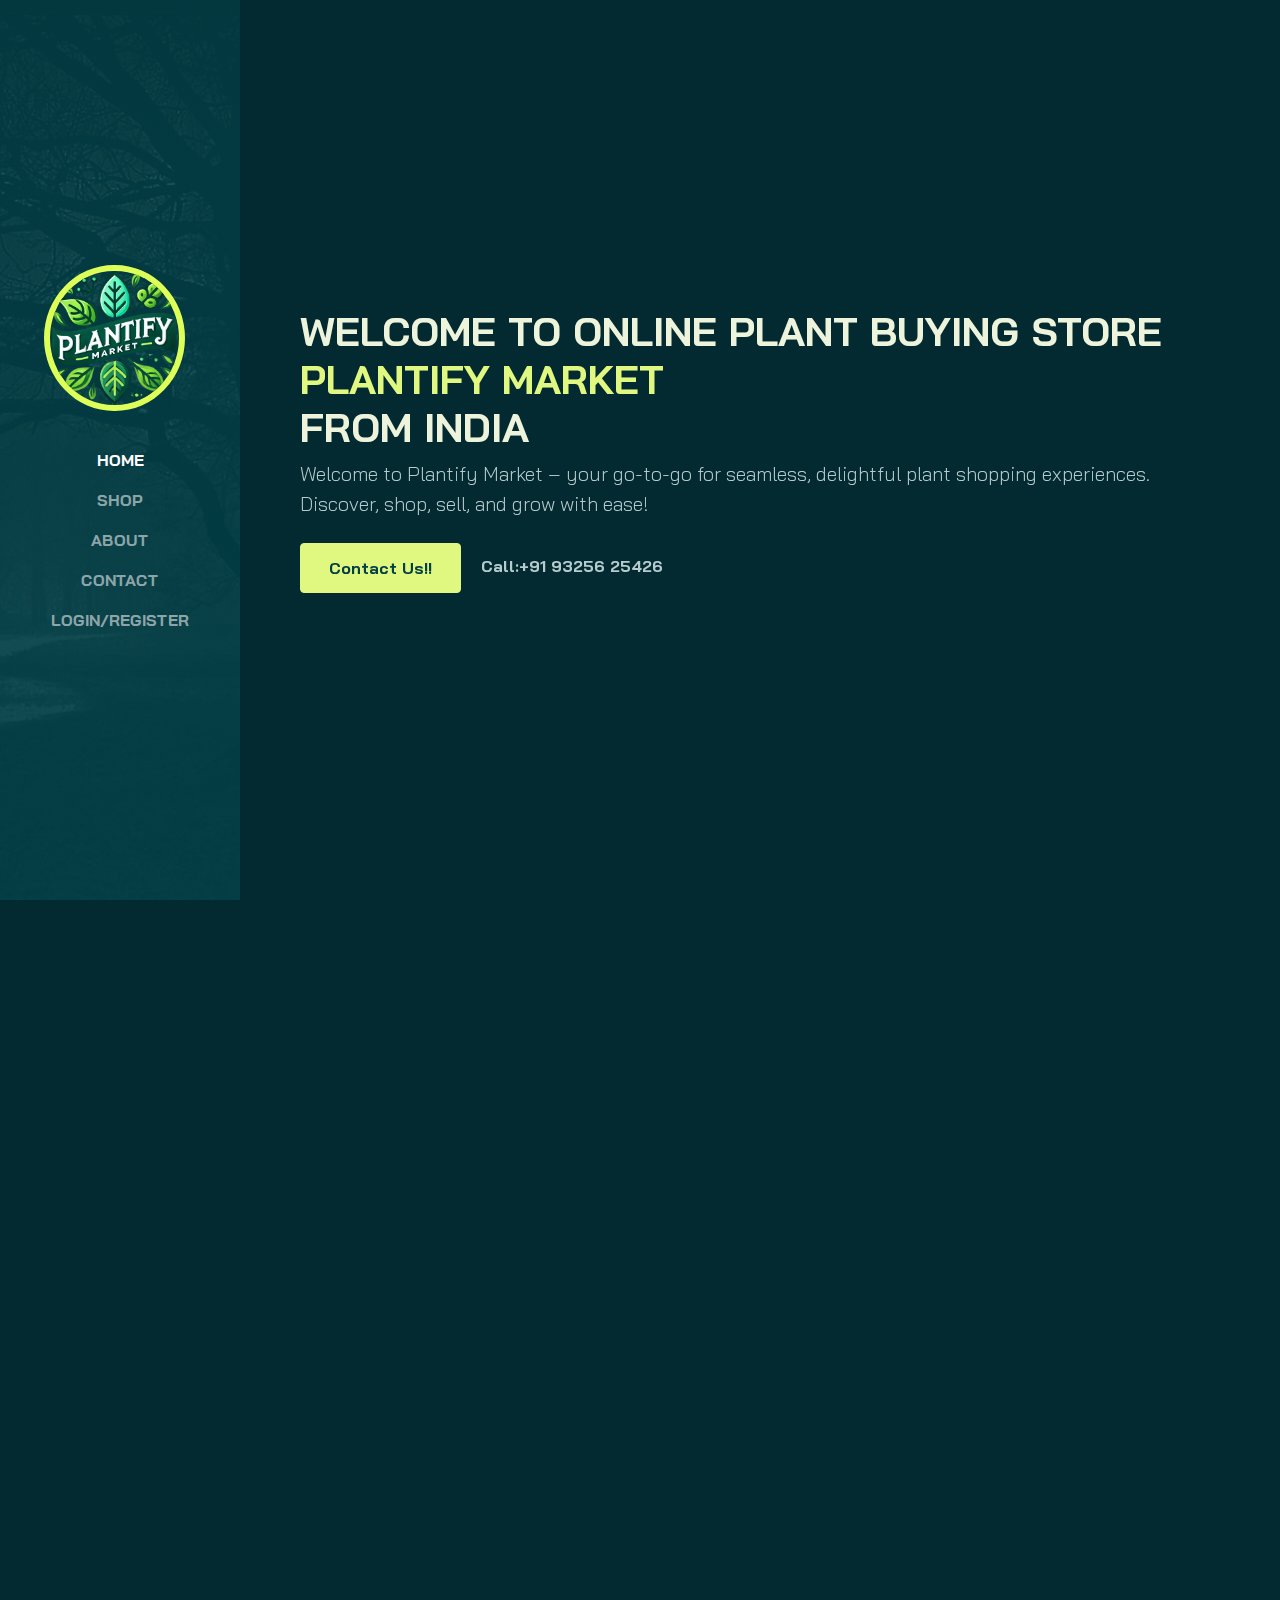
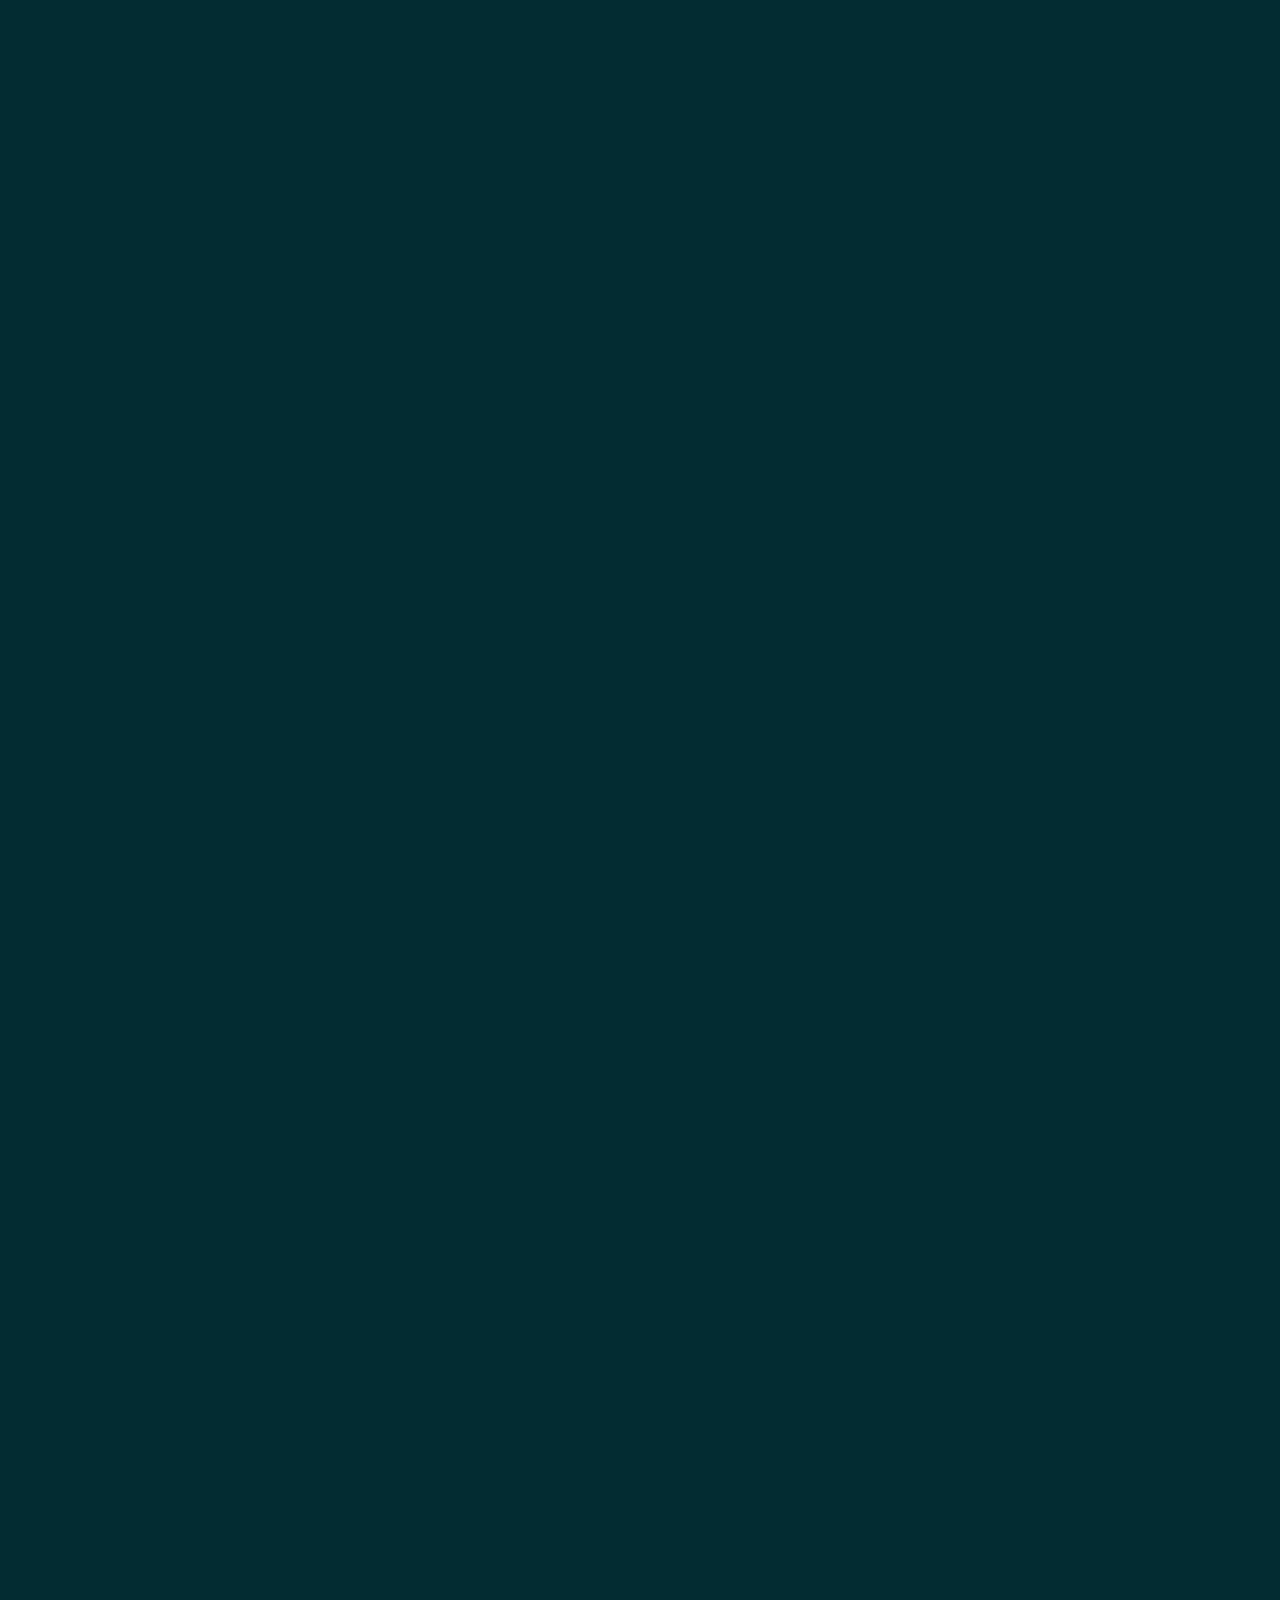
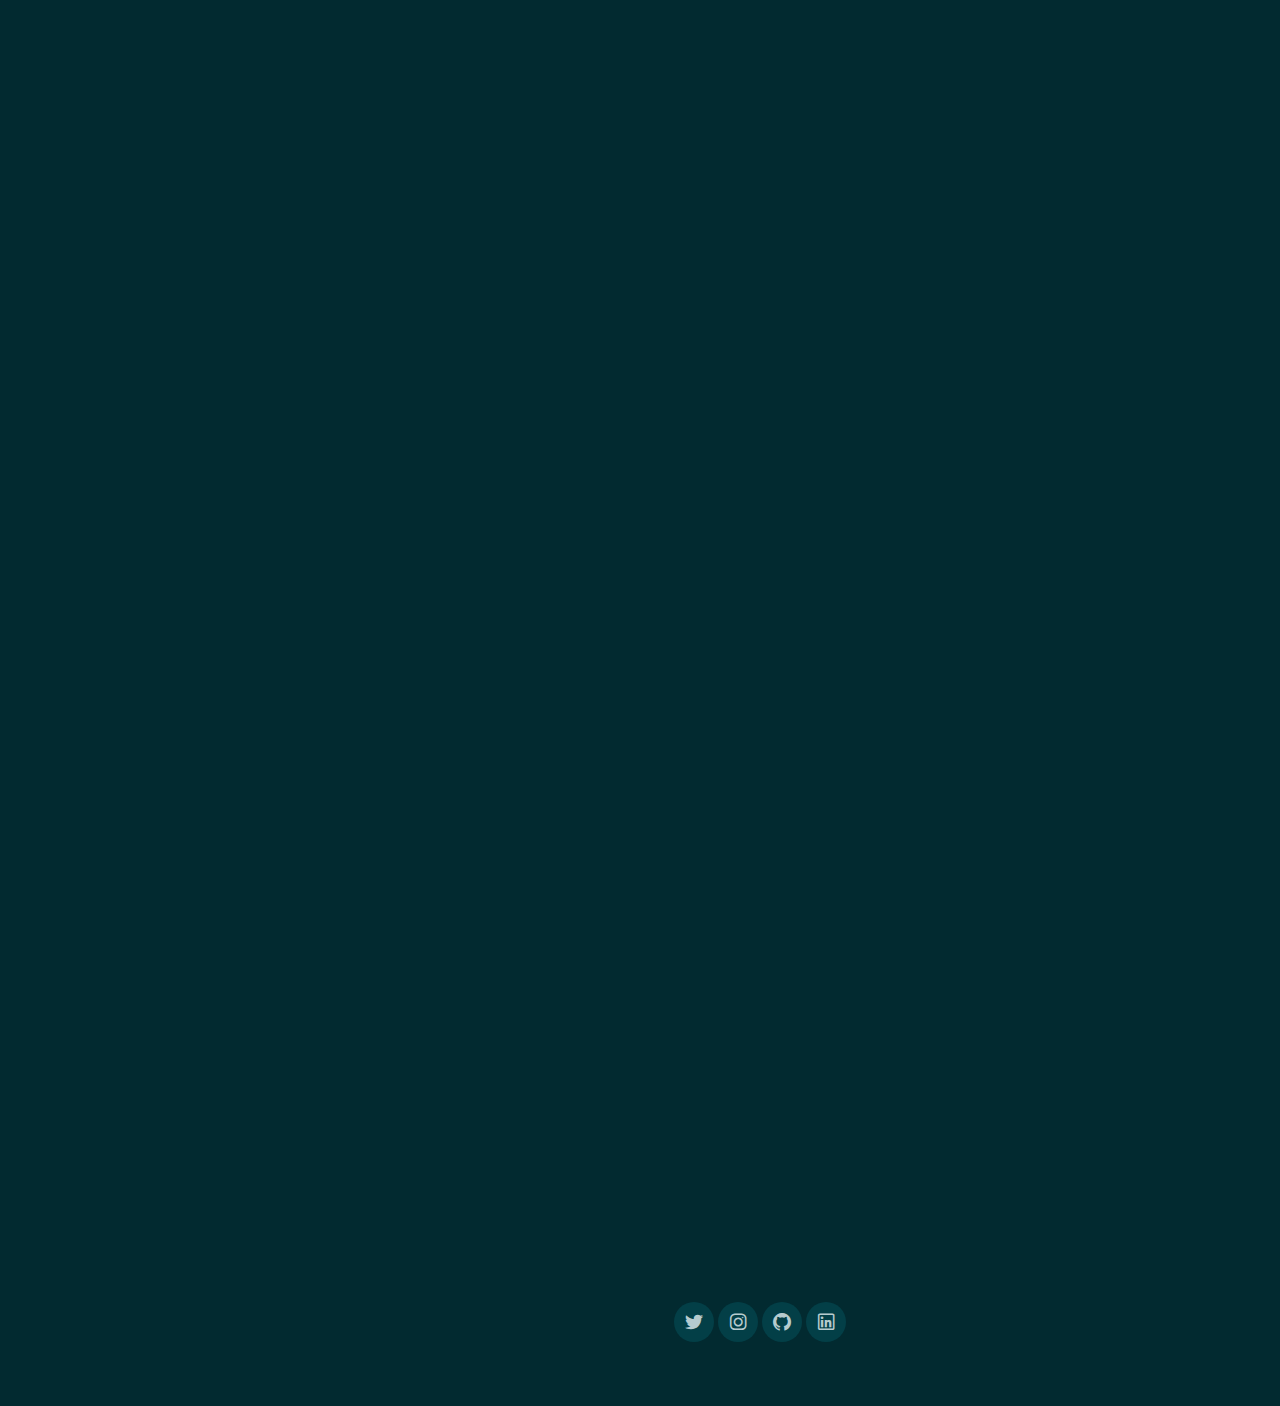
<file: index.html>
<!DOCTYPE html>
<html lang="en">

<head>

    <meta charset="UTF-8">
    <meta name="viewport" content="width=device-width, initial-scale=1.0">

    <!-- Animation Link -->
    <link href="https://unpkg.com/aos@2.3.1/dist/aos.css" rel="stylesheet">

    <title>Plantify Market</title>

    <!-- All Links -->
    <link rel="stylesheet" href="./assets/css/bootstrap.min.css">
    <link rel="stylesheet" href="./assets/css/aos.css">
    <link rel="stylesheet" href="./assets/css/line-awesome.min.css">
    <link rel="stylesheet" href="./assets/css/style.css">

</head>

<body data-bs-spy="scroll" data-bs-target=".navbar">

    <!--Nav Bar-->

    <nav class="navbar navbar-expand-lg navbar-dark fixed-top">
        <div class="container flex-lg-column">
            <a class="navbar-brand mx-lg-auto mb-lg-4" href="#">
                <Span class="h3 fw-bold d-block d-lg-none">Plantify Market</Span>
                <img src="./assets/images/LOGO 2.png" class="d-none d-lg-block rounded-circle">
            </a>
            <button class="navbar-toggler" type="button" data-bs-toggle="collapse" data-bs-target="#navbarNav"
                aria-controls="navbarNav" aria-expanded="false" aria-label="Toggle navigation">
                <span class="navbar-toggler-icon"></span>
            </button>
            <div class="collapse navbar-collapse" id="navbarNav">
                <ul class="navbar-nav ms-auto flex-lg-column text-lg-center">

                    <li class="nav-item">
                        <a class="nav-link" href="#home">Home</a>
                    </li>
                    <li class="nav-item">
                        <a class="nav-link" href="#shop">Shop</a>
                    </li>
                    <li class="nav-item">
                        <a class="nav-link" href="#about">About</a>
                    </li>
                    <li class="nav-item">
                        <a class="nav-link" href="#contact">Contact</a>
                    </li>
                    <li class="dropdown">
                        <a class="nav-link" href="#login">Login/Register</a>
                        <div class="dropdown-content">
                            <a href="./user-login.html">User Login</a>
                            <a href="./seller-login.html">Seller Login</a>
                        </div>
                    </li>
                </ul>
            </div>
        </div>
    </nav>

    <!--//Nav Bar-->


    <!--Content Wrapper-->

    <div id="content-wrapper">

        <!--HOME-->

        <section id="home" class="full-height px-lg-5">
            <div class="container">
                <div class="row">
                    <div class="col-lg--8">
                        <h1 class="disply-4 fw-bold" data-aos="fade-up" data-aos-duration="700">WELCOME TO ONLINE PLANT
                            BUYING STORE <span class="text-brand">PLANTIFY MARKET
                            </span> <br>FROM INDIA
                        </h1>
                        <p class="lead mt-2 mb-4" data-aos="fade-up" data-aos-duration="700" data-aos-delay="300">
                            Welcome to Plantify Market – your go-to-go for seamless, delightful plant shopping
                            experiences. Discover, shop, sell, and grow with ease!</p>
                        <div data-aos="fade-up" data-aos-duration="700" data-aos-delay="600">
                            <a href="#contact" class="btn btn-brand me-3"> Contact Us!! </a>
                            <a href="#" class="link-custom">Call:+91 93256 25426</a>
                        </div>
                    </div>
                </div>
            </div>
        </section>

        <!--//HOME-->


        <!--SHOP-->

        <section id="shop" class="full-height px-lg-5">
            <div class="container">

                <div class="row pb-4" data-aos="fade-up" data-aos-duration="700">
                    <div class="col-lg-8">
                        <h6 class="text-brand">SHOP</h6>
                        <h1>New Plants Near You</h1>
                    </div>
                </div>

                <div class="row gy-4 mb-5">

                    <div class="col-md-6" data-aos="fade-up" data-aos-duration="700">
                        <div class="card-custom rounded-3 bg-base shadow-effect">
                            <div class="card-custom-image rounded-3">
                                <img class="rounded-3" src="./assets/images/plant1.jpg" alt="">
                            </div>
                            <div class="card-custom-content p-4">
                                <h4>Mother In Law Tongue Plant</h4>
                                <p>This is a picture of a Mother In Law Tongue plant and it does not require much care.
                                    Will do best in very bright light, even some morning sun.
                                    Mother-In-Law house plant care.</p>
                                <a href="#" class="link-custom">Buy Now</a>
                            </div>
                        </div>
                    </div>

                    <div class="col-md-6" data-aos="fade-up" data-aos-duration="700" data-aos-delay="300">
                        <div class="card-custom rounded-3 bg-base shadow-effect">
                            <div class="card-custom-image rounded-3">
                                <img class="rounded-3" src="./assets/images/plant3.jpg" alt="">
                            </div>
                            <div class="card-custom-content p-4">
                                <h4>Dracaena Marginata Plant </h4>
                                <p>Picture of Dracaena Marginata plant, a graceful house plant
                                    that will do well in medium to bright indirect light.
                                    A nice plant once established and free of any problems.</p>
                                <a href="#" class="link-custom">Buy Now</a>
                            </div>
                        </div>
                    </div>
                </div>



                <div class="row gy-4 mb-5">

                    <div class="col-md-6" data-aos="fade-up" data-aos-duration="700">
                        <div class="card-custom rounded-3 bg-base shadow-effect">
                            <div class="card-custom-image rounded-3">
                                <img class="rounded-3" src="./assets/images/plant5.jpg" alt="">
                            </div>
                            <div class="card-custom-content p-4">
                                <h4>Peace Lily Plant</h4>
                                <p>Peace Lily is an easy house
                                    plant to grow but will wilt quickly if let to dry too much.
                                    Will produce white spathes if light is adequate</p>
                                <a href="#" class="link-custom">Buy Now</a>
                            </div>
                        </div>
                    </div>

                    <div class="col-md-6" data-aos="fade-up" data-aos-duration="700" data-aos-delay="300">
                        <div class="card-custom rounded-3 bg-base shadow-effect">
                            <div class="card-custom-image rounded-3">
                                <img class="rounded-3" src="./assets/images/plant6.jpg" alt="">
                            </div>
                            <div class="card-custom-content p-4">
                                <h4>Golden Pothos Plant </h4>
                                <p>A popular house plant,
                                    it will trail over the edge of the pot or climb a trellis or pole.
                                    Medium to bright light is best. Easy care house plant</p>
                                <a href="#" class="link-custom">Buy Now</a>
                            </div>
                        </div>
                    </div>
                </div>

                <div class="row gy-4 mb-5">

                    <div class="col-md-6" data-aos="fade-up" data-aos-duration="700">
                        <div class="card-custom rounded-3 bg-base shadow-effect">
                            <div class="card-custom-image rounded-3">
                                <img class="rounded-3" src="./assets/images/plant7.jpg" alt="">
                            </div>
                            <div class="card-custom-content p-4">
                                <h4>Nephthytis Plant</h4>
                                <p>Nephthytis is an easy houseplant to care for and grow.
                                    Will do best with bright, indirect light. Will tolerate
                                    lower light levels.</p>
                                <a href="#" class="link-custom">Buy Now</a>
                            </div>
                        </div>
                    </div>

                    <div class="col-md-6" data-aos="fade-up" data-aos-duration="700" data-aos-delay="300">
                        <div class="card-custom rounded-3 bg-base shadow-effect">
                            <div class="card-custom-image rounded-3">
                                <img class="rounded-3" src="./assets/images/plant8.jpg" alt="">
                            </div>
                            <div class="card-custom-content p-4">
                                <h4>Birds Nest Fern Plant </h4>
                                <p>This is a Birds Nest Fern. The leaflets that fall from many
                                    other ferns, creating quite a mess, are not present on Birds
                                    Nest Fern</p>
                                <a href="#" class="link-custom">Buy Now</a>
                            </div>
                        </div>
                    </div>
                </div>
            </div>

        </section>

        <!--//SHOP-->


        <!--ABOUT-->

        <section id="about" class="full-height px-lg-5">
            <div class="container">

                <div class="row pb-4" data-aos="fade-up" data-aos-duration="700">
                    <div class="col-lg-8">
                        <h6 class="text-brand">ABOUT</h6>
                        <h1>Plantify Market</h1>
                    </div>
                </div>

                <div class="row gy-5">
                    <div class="col-lg-6">

                        <h3 class="mb-4" data-aos="fade-up" data-aos-duration="700" data-aos-delay="300"> Explore and Shop</h3>
                        <div class="row gy-4">

                            <div class="col-12" data-aos="fade-up" data-aos-duration="700" data-aos-delay="600">
                                <div class="bg-base p-4 rounded-3 shadow-effect">
                                    <h5>Wide Plant Selection</h5>
                                    <p class="text-brand mb-2">"Discover a diverse range of plants, from popular 
                                        houseplants to rare and exotic species. There’s something for every plant lover!"</p>
                                </div>
                            </div>

                            <div class="col-12" data-aos="fade-up" data-aos-duration="700" data-aos-delay="600">
                                <div class="bg-base p-4 rounded-3 shadow-effect">
                                    <h5>Trusted Sellers</h5>
                                    <p class="text-brand mb-2">"Connect with passionate and verified plant sellers
                                         who offer high-quality plants and expert care tips to help your plants thrive."</p>
                                </div>
                            </div>

                        </div>

                    </div>

                    <div class="col-lg-6">
                        <h3 class="mb-4" data-aos="fade-up" data-aos-duration="700" data-aos-delay="300">Grow and Connect</h3>
                        <div class="row gy-4">

                            <div class="col-12 mb-4" data-aos="fade-up" data-aos-duration="700" data-aos-delay="600">
                                <div class="bg-base p-4 rounded-3 shadow-effect">
                                    <h5>Buy & Sell with Ease</h5>
                                    <p class="text-brand mb-2">"Whether you’re looking to buy or sell, our easy-to-use 
                                        platform ensures a smooth and secure experience for both plant enthusiasts and sellers."</p>
                                </div>
                            </div>
                        </div>

                        <div class="col-12" data-aos="fade-up" data-aos-duration="700" data-aos-delay="600">
                            <div class="bg-base p-4 rounded-3 shadow-effect">
                                <h5>Community of Green Thumbs</h5>
                                <p class="text-brand mb-2">"Join a growing community of plant lovers where 
                                    you can share your experiences, learn from others, and grow your love for plants."</p>
                            </div>
                        </div>
                    </div>

                </div>

            </div>
        </section>

        <!--//ABOUT-->

        
        <!--CONTACT-->

        <section id="contact" class="full-height px-lg-5">
            <div class="container">

                <div class="row justify-content-center text-center">
                    <div class="col-lg-8 pb-4" data-aos="fade-up" data-aos-duration="700">
                        <h6 class="text-brand">CONTACT</h6>
                        <h1>Having Problem With Website?</h1>
                    </div>

                    <div class="col-lg-8" data-aos="fade-up" data-aos-duration="700" data-aos-delay="300">
                        <form action="#" class="row g-lg-3 gy-3">

                            <div class="form-group col-md-6">
                                <input type="text" class="form-control" placeholder="Enter Your Name">
                            </div>

                            <div class="form-group col-md-6">
                                <input type="email" class="form-control" placeholder="Enter Your Email">
                            </div>

                            <div class="form-group col-12">
                                <input type="text" class="form-control" placeholder="Enter Subject">
                            </div>

                            <div class="form-group col-12">
                                <textarea name="" rows="4" class="form-control"
                                    placeholder="Enter Your Message"></textarea>
                            </div>

                            <div class="form-group col-12 d-grid">
                                <button class="btn btn-brand" type="submit">Contact me</button>
                            </div>

                        </form>
                    </div>

                </div>

            </div>
        </section>

        <!--//CONTACT-->


        <!-- FOOTER -->

        <footer class="py-5 px-lg-5">
            <div class="container">
                <div class="row gy-4 justify-content-center">
                    <div class="col-auto">
                        <p class="social-icons">
                            <a href=""><i class="lab la-twitter"></i></a>
                            <a href=""><i class="lab la-instagram"></i></a>
                            <a href=""><i class="lab la-github"></i></a>
                            <a href=""><i class="lab la-linkedin"></i></a>
                    </div>
                </div>
            </div>

        </footer>

        <!-- //FOOTER -->

    </div>

    <!--//Content Wrapper-->



    <script src="./assets/js/main.js"></script>
    <script src="./assets/js/bootstrap.bundle.min.js"></script>
    <script src="./assets/js/aos.js"></script>

    <script src="https://unpkg.com/aos@2.3.1/dist/aos.js"></script>


    <script>
        AOS.init();
    </script>

</body>

</html>
</file>
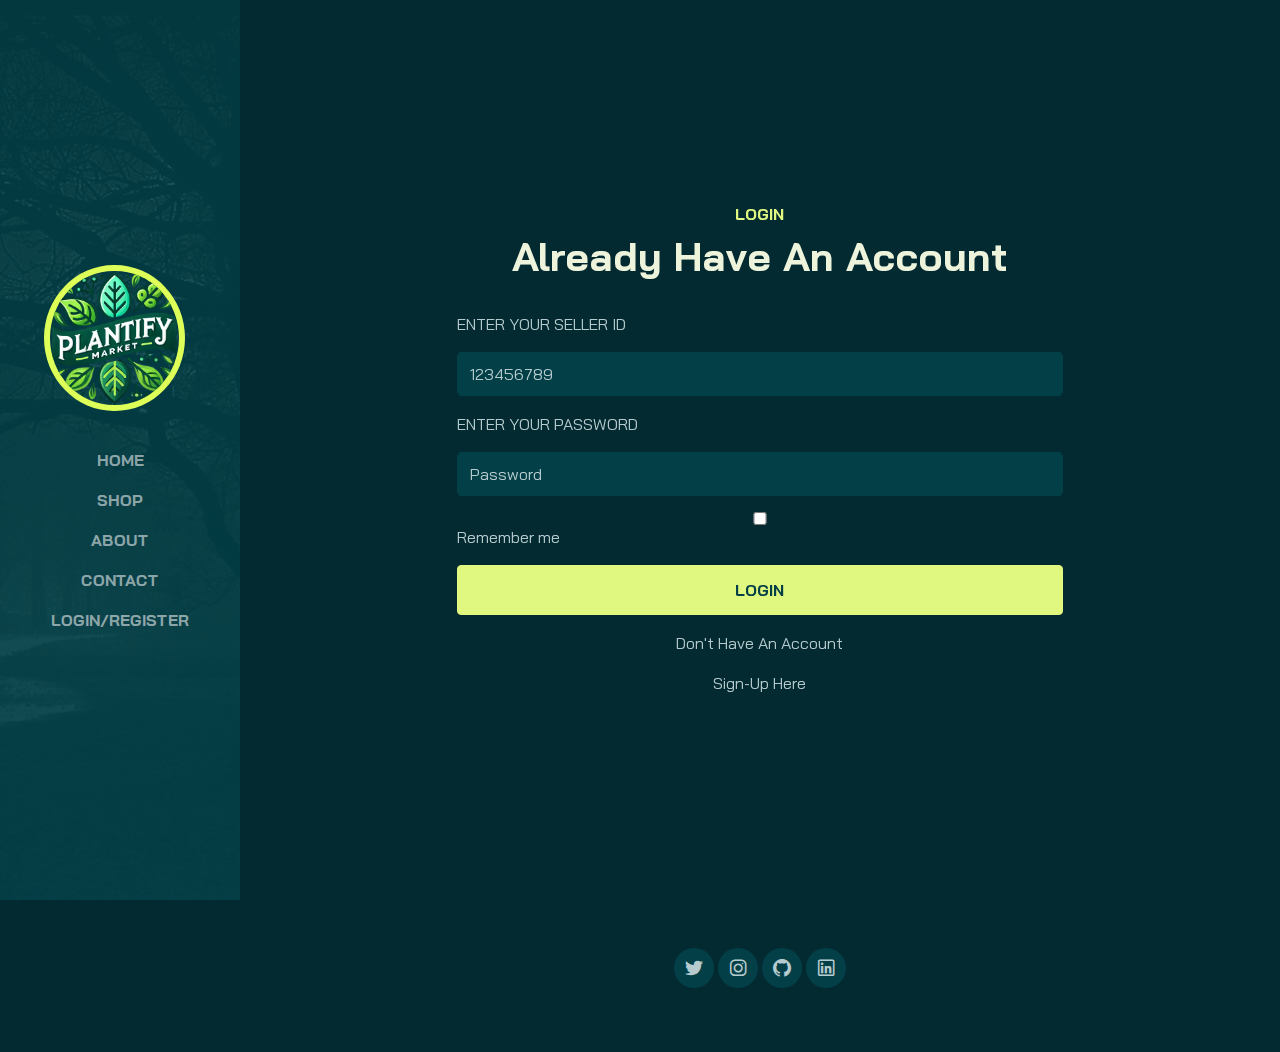
<file: seller-login.html>
<!DOCTYPE html>
<html lang="en">

<head>

    <meta charset="UTF-8">
    <meta name="viewport" content="width=device-width, initial-scale=1.0">

    <!-- Animation Link -->
    <link href="https://unpkg.com/aos@2.3.1/dist/aos.css" rel="stylesheet">

    <title>User Login Plantify Market</title>

    <!-- All Links -->
    <link rel="stylesheet" href="./assets/css/bootstrap.min.css">
    <link rel="stylesheet" href="./assets/css/aos.css">
    <link rel="stylesheet" href="./assets/css/line-awesome.min.css">
    <link rel="stylesheet" href="./assets/css/style.css">

</head>

<body data-bs-spy="scroll" data-bs-target=".navbar">

    <!--Nav Bar-->

    <nav class="navbar navbar-expand-lg navbar-dark fixed-top">
        <div class="container flex-lg-column">
            <a class="navbar-brand mx-lg-auto mb-lg-4" href="#">
                <Span class="h3 fw-bold d-block d-lg-none">Plantify Market</Span>
                <img src="./assets/images/LOGO 2.png" class="d-none d-lg-block rounded-circle">
            </a>
            <button class="navbar-toggler" type="button" data-bs-toggle="collapse" data-bs-target="#navbarNav"
                aria-controls="navbarNav" aria-expanded="false" aria-label="Toggle navigation">
                <span class="navbar-toggler-icon"></span>
            </button>
            <div class="collapse navbar-collapse" id="navbarNav">
                <ul class="navbar-nav ms-auto flex-lg-column text-lg-center">

                    <li class="nav-item">
                        <a class="nav-link" href="#" onclick="alertLogin()">Home</a>
                    </li>
                    <li class="nav-item">
                        <a class="nav-link" href="#" onclick="alertLogin()">Shop</a>
                    </li>
                    <li class="nav-item">
                        <a class="nav-link" href="#" onclick="alertLogin()">About</a>
                    </li>
                    <li class="nav-item">
                        <a class="nav-link" href="#" onclick="alertLogin()">Contact</a>
                    </li>
                    <li class="dropdown">
                        <a class="nav-link" href="#login">Login/Register</a>
                        <div class="dropdown-content">
                            <a href="./user-login.html">User Login</a>
                            <a href="./seller-login.html">Seller Login</a>
                        </div>
                    </li>
                </ul>
            </div>
        </div>
    </nav>

    <!--//Nav Bar-->


    <!--Content Wrapper-->

    <div id="content-wrapper">

        <!--LOGIN USER-->

        <section id="login-user" class="full-height px-lg-5">

            <div class="container">

                <div class="row justify-content-center">
                    <div class="col-lg-8 pb-4" data-aos="fade-up" data-aos-duration="700">
                        <h6 class="text-brand text-center">LOGIN</h6>
                        <h1 class="text-center">Already Have An Account</h1>
                    </div>

                    <div class="col-lg-8" data-aos="fade-up" data-aos-duration="700" data-aos-delay="300">
                        <form action="#" class="row g-lg-3 gy-3">

                           
                            <div class="form-group col-12">
                                <P>ENTER YOUR SELLER ID</P>
                                <input type="number" class="form-control" placeholder="123456789">
                            </div>

                            <div class="form-group col-12">
                                <P>ENTER YOUR PASSWORD</P>
                                <input type="password" class="form-control" placeholder="Password">
                            </div>

                            <div class="form-group col-12 d-grid">
                                <input type="checkbox">Remember me</input>
                            </div>

                            <div class="form-group col-12 d-grid">
                                <a class="btn btn-brand" href="./seller.html">LOGIN</a>

                            </div>

                            <div class="text-center">
                                <p class="text-center">Don't Have An Account</p>
                                <a href="./seller-signup.html" >Sign-Up Here</a>
                            </div>

                        </form>
                    </div>

                </div>

            </div>
        </section>

        <!--//LOGIN-->


        <!-- FOOTER -->

        <footer class="py-5 px-lg-5">
            <div class="container">
                <div class="row gy-4 justify-content-center">
                    <div class="col-auto">
                        <p class="social-icons">
                            <a href=""><i class="lab la-twitter"></i></a>
                            <a href=""><i class="lab la-instagram"></i></a>
                            <a href=""><i class="lab la-github"></i></a>
                            <a href=""><i class="lab la-linkedin"></i></a>
                    </div>
                </div>
            </div>

        </footer>

        <!-- //FOOTER -->

    </div>

    <!--//Content Wrapper-->



    <script src="./assets/js/main.js"></script>
    <script src="./assets/js/bootstrap.bundle.min.js"></script>
    <script src="./assets/js/aos.js"></script>

    <script src="https://unpkg.com/aos@2.3.1/dist/aos.js"></script>


    <script>
        AOS.init();
    </script>

<script>
    function alertLogin() {
        alert("Please log in first.");
    }
</script>

</body>

</html>
</file>
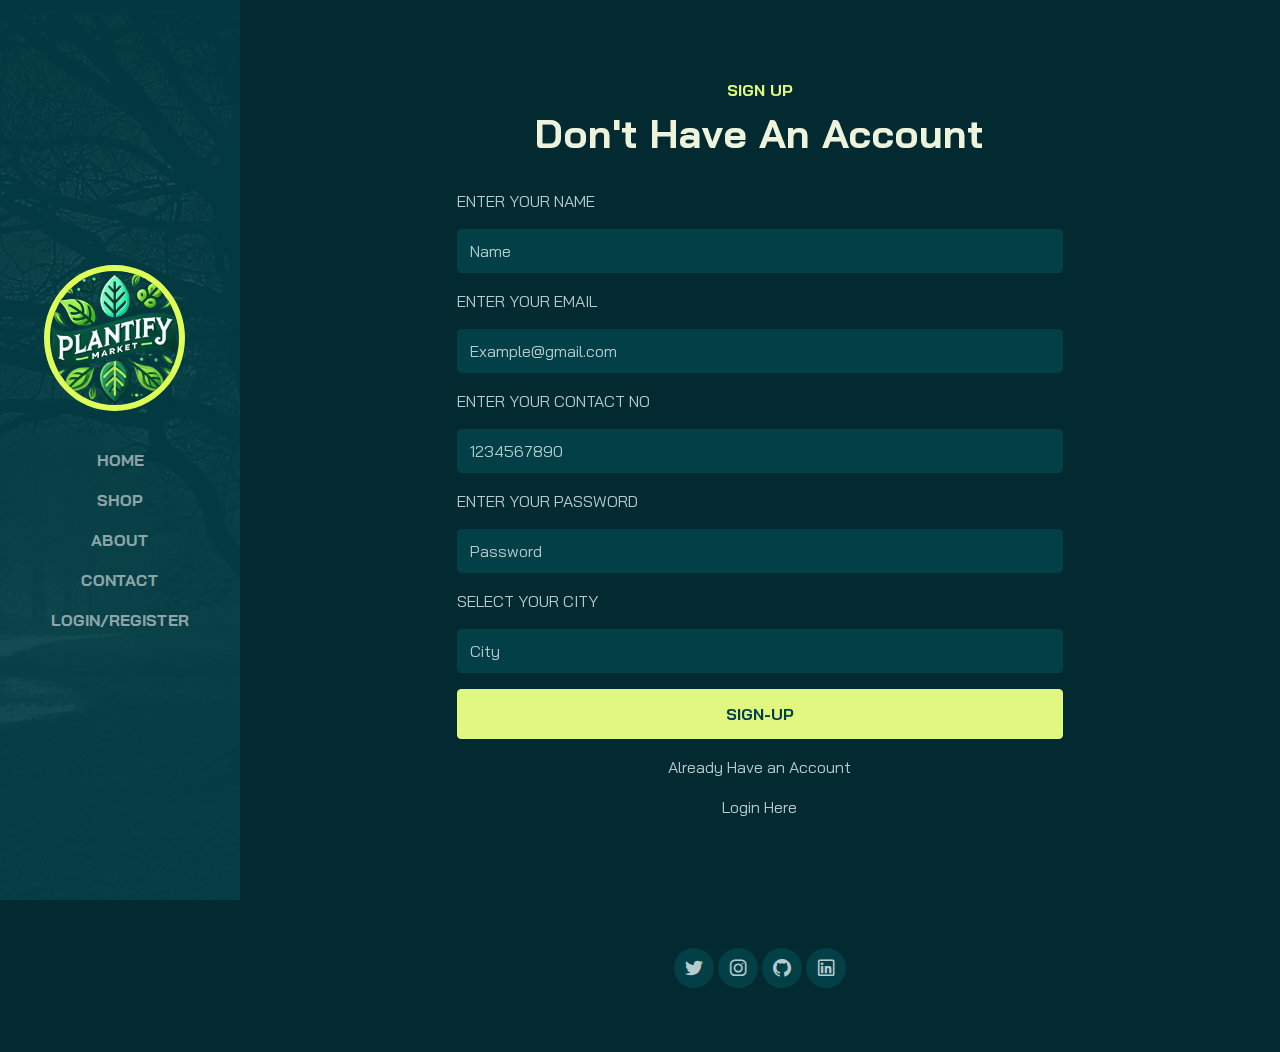
<file: seller-signup.html>
<!DOCTYPE html>
<html lang="en">

<head>

    <meta charset="UTF-8">
    <meta name="viewport" content="width=device-width, initial-scale=1.0">

    <!-- Animation Link -->
    <link href="https://unpkg.com/aos@2.3.1/dist/aos.css" rel="stylesheet">

    <title>User Login Plantify Market</title>

    <!-- All Links -->
    <link rel="stylesheet" href="./assets/css/bootstrap.min.css">
    <link rel="stylesheet" href="./assets/css/aos.css">
    <link rel="stylesheet" href="./assets/css/line-awesome.min.css">
    <link rel="stylesheet" href="./assets/css/style.css">

</head>

<body data-bs-spy="scroll" data-bs-target=".navbar">

    <!--Nav Bar-->

    <nav class="navbar navbar-expand-lg navbar-dark fixed-top">
        <div class="container flex-lg-column">
            <a class="navbar-brand mx-lg-auto mb-lg-4" href="#">
                <Span class="h3 fw-bold d-block d-lg-none">Plantify Market</Span>
                <img src="./assets/images/LOGO 2.png" class="d-none d-lg-block rounded-circle">
            </a>
            <button class="navbar-toggler" type="button" data-bs-toggle="collapse" data-bs-target="#navbarNav"
                aria-controls="navbarNav" aria-expanded="false" aria-label="Toggle navigation">
                <span class="navbar-toggler-icon"></span>
            </button>
            <div class="collapse navbar-collapse" id="navbarNav">
                <ul class="navbar-nav ms-auto flex-lg-column text-lg-center">

                    <li class="nav-item">
                        <a class="nav-link" href="#" onclick="alertLogin()">Home</a>
                    </li>
                    <li class="nav-item">
                        <a class="nav-link" href="#" onclick="alertLogin()">Shop</a>
                    </li>
                    <li class="nav-item">
                        <a class="nav-link" href="#" onclick="alertLogin()">About</a>
                    </li>
                    <li class="nav-item">
                        <a class="nav-link" href="#" onclick="alertLogin()">Contact</a>
                    </li>
                    <li class="dropdown">
                        <a class="nav-link" href="#login">Login/Register</a>
                        <div class="dropdown-content">
                            <a href="./user-login.html">User Login</a>
                            <a href="./seller-login.html">Seller Login</a>
                        </div>
                    </li>
                </ul>
            </div>
        </div>
    </nav>

    <!--//Nav Bar-->


    <!--Content Wrapper-->

    <div id="content-wrapper">

        <!--LOGIN USER-->

        <section id="login-user" class="full-height px-lg-5">

            <div class="container">

                <div class="row justify-content-center">
                    <div class="col-lg-8 pb-4" data-aos="fade-up" data-aos-duration="700">
                        <h6 class="text-brand text-center">SIGN UP</h6>
                        <h1 class="text-center">Don't Have An Account</h1>
                    </div>

                    <div class="col-lg-8" data-aos="fade-up" data-aos-duration="700" data-aos-delay="300">
                        <form action="#" class="row g-lg-3 gy-3">

                           
                            <div class="form-group col-12">
                                <P>ENTER YOUR NAME</P>
                                <input type="text" class="form-control" placeholder="Name">
                            </div>

                            <div class="form-group col-12">
                                <P>ENTER YOUR EMAIL</P>
                                <input type="email" class="form-control" placeholder="Example@gmail.com">
                            </div>

                            <div class="form-group col-12">
                                <P>ENTER YOUR CONTACT NO</P>
                                <input type="number" class="form-control" placeholder="1234567890">
                            </div>

                            <div class="form-group col-12">
                                <P>ENTER YOUR PASSWORD</P>
                                <input type="password" class="form-control" placeholder="Password">
                            </div>

                            <div class="form-group col-12">
                                <P>SELECT YOUR CITY</P>
                                <input type="text" class="form-control" placeholder="City">
                            </div>

                            <div class="form-group col-12 d-grid">
                                <a class="btn btn-brand" href="./seller-login.html">SIGN-UP</a>

                            </div>

                            <div class="text-center">
                                <p class="text-center">Already Have an Account</p>
                                <a href="./seller-login.html" >Login Here</a>
                            </div>

                        </form>
                    </div>

                </div>

            </div>
        </section>

        <!--//LOGIN-->


        <!-- FOOTER -->

        <footer class="py-5 px-lg-5">
            <div class="container">
                <div class="row gy-4 justify-content-center">
                    <div class="col-auto">
                        <p class="social-icons">
                            <a href=""><i class="lab la-twitter"></i></a>
                            <a href=""><i class="lab la-instagram"></i></a>
                            <a href=""><i class="lab la-github"></i></a>
                            <a href=""><i class="lab la-linkedin"></i></a>
                    </div>
                </div>
            </div>

        </footer>

        <!-- //FOOTER -->

    </div>

    <!--//Content Wrapper-->



    <script src="./assets/js/main.js"></script>
    <script src="./assets/js/bootstrap.bundle.min.js"></script>
    <script src="./assets/js/aos.js"></script>

    <script src="https://unpkg.com/aos@2.3.1/dist/aos.js"></script>


    <script>
        AOS.init();
    </script>

<script>
    function alertLogin() {
        alert("Please Sign in first.");
    }
</script>

</body>

</html>
</file>
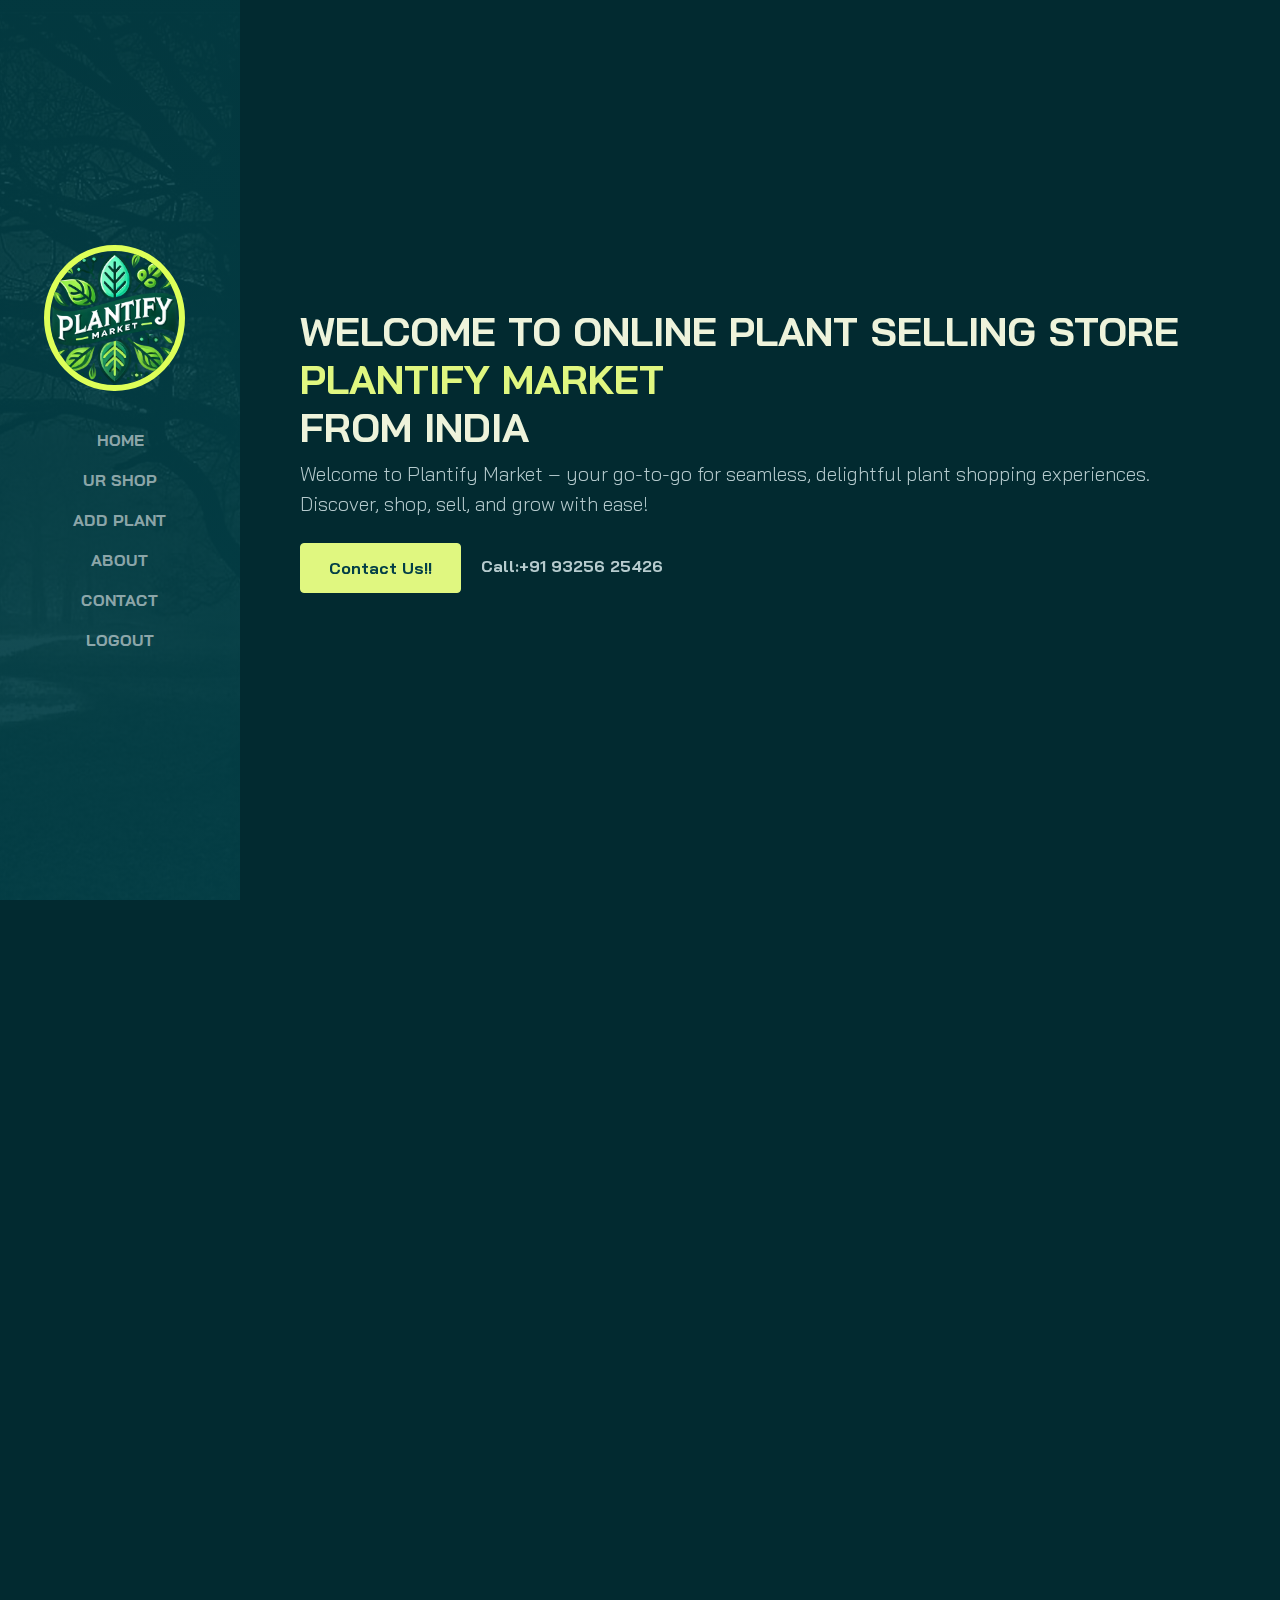
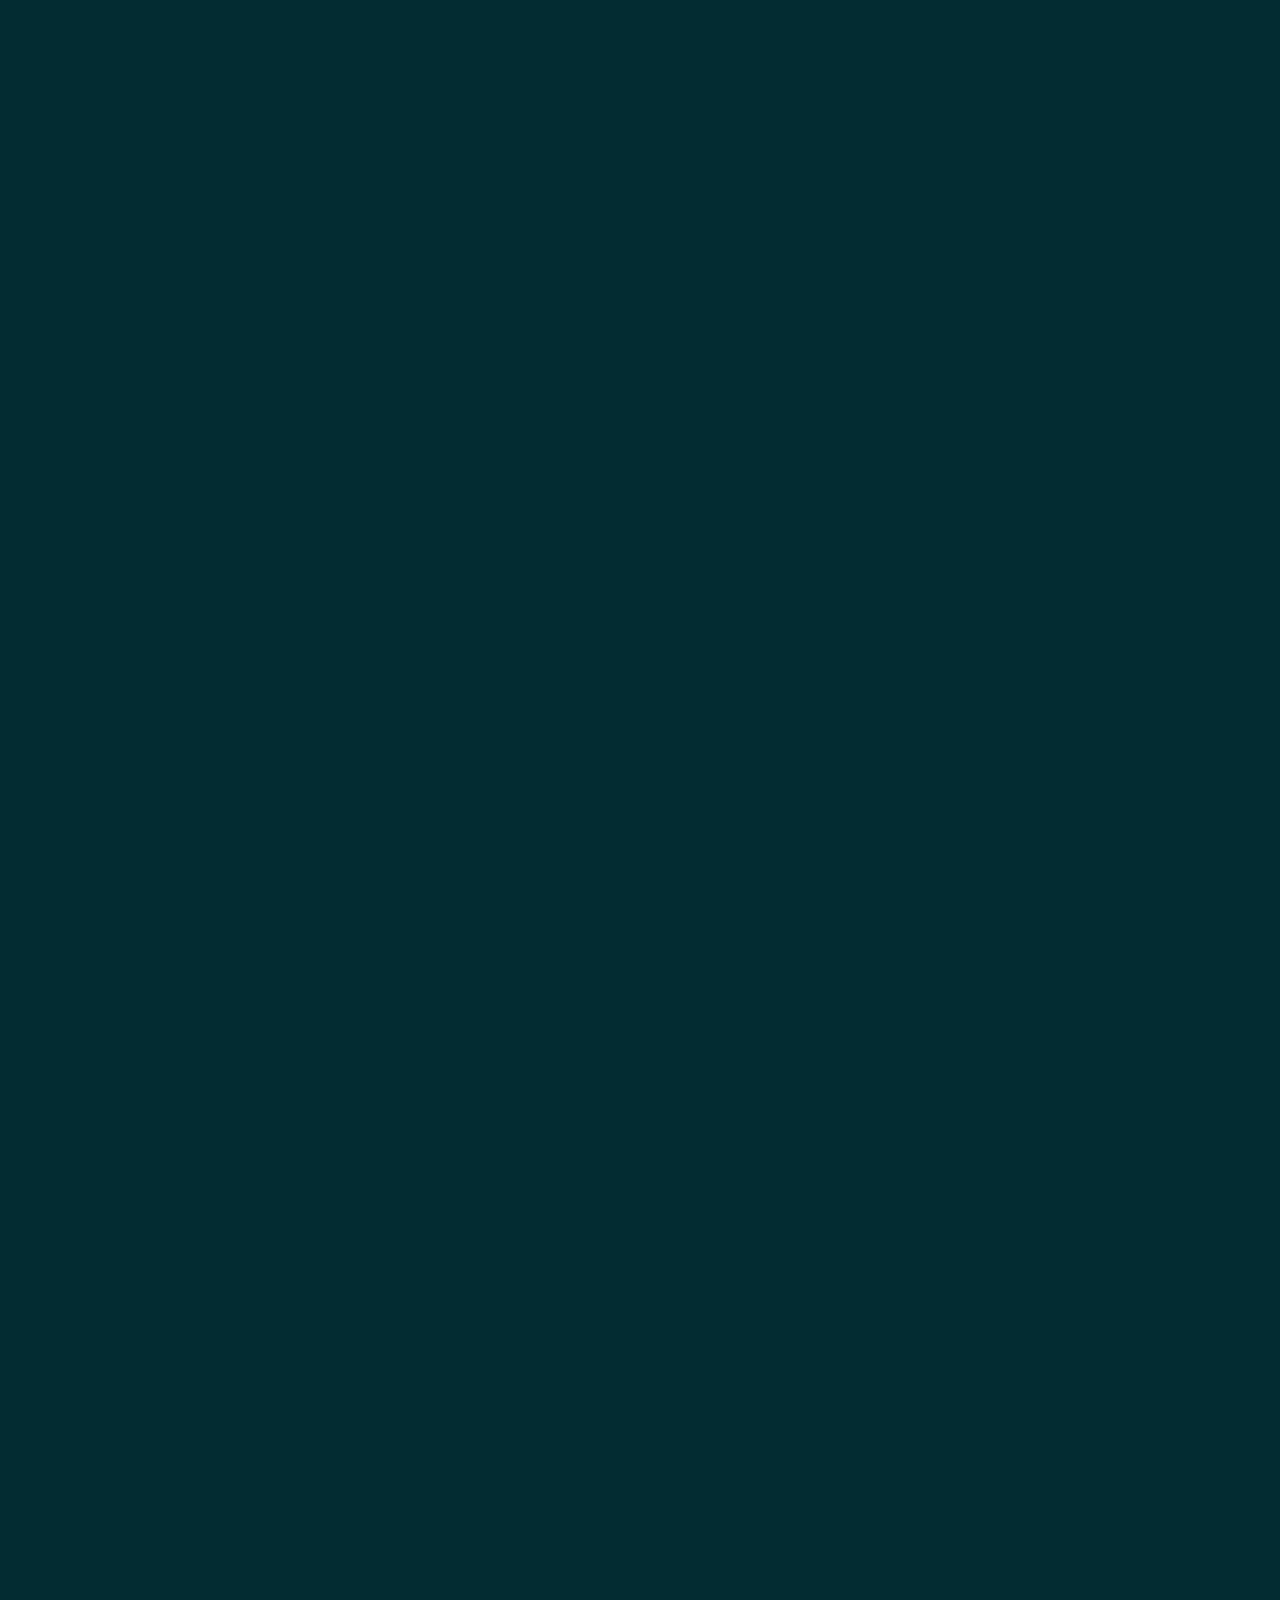
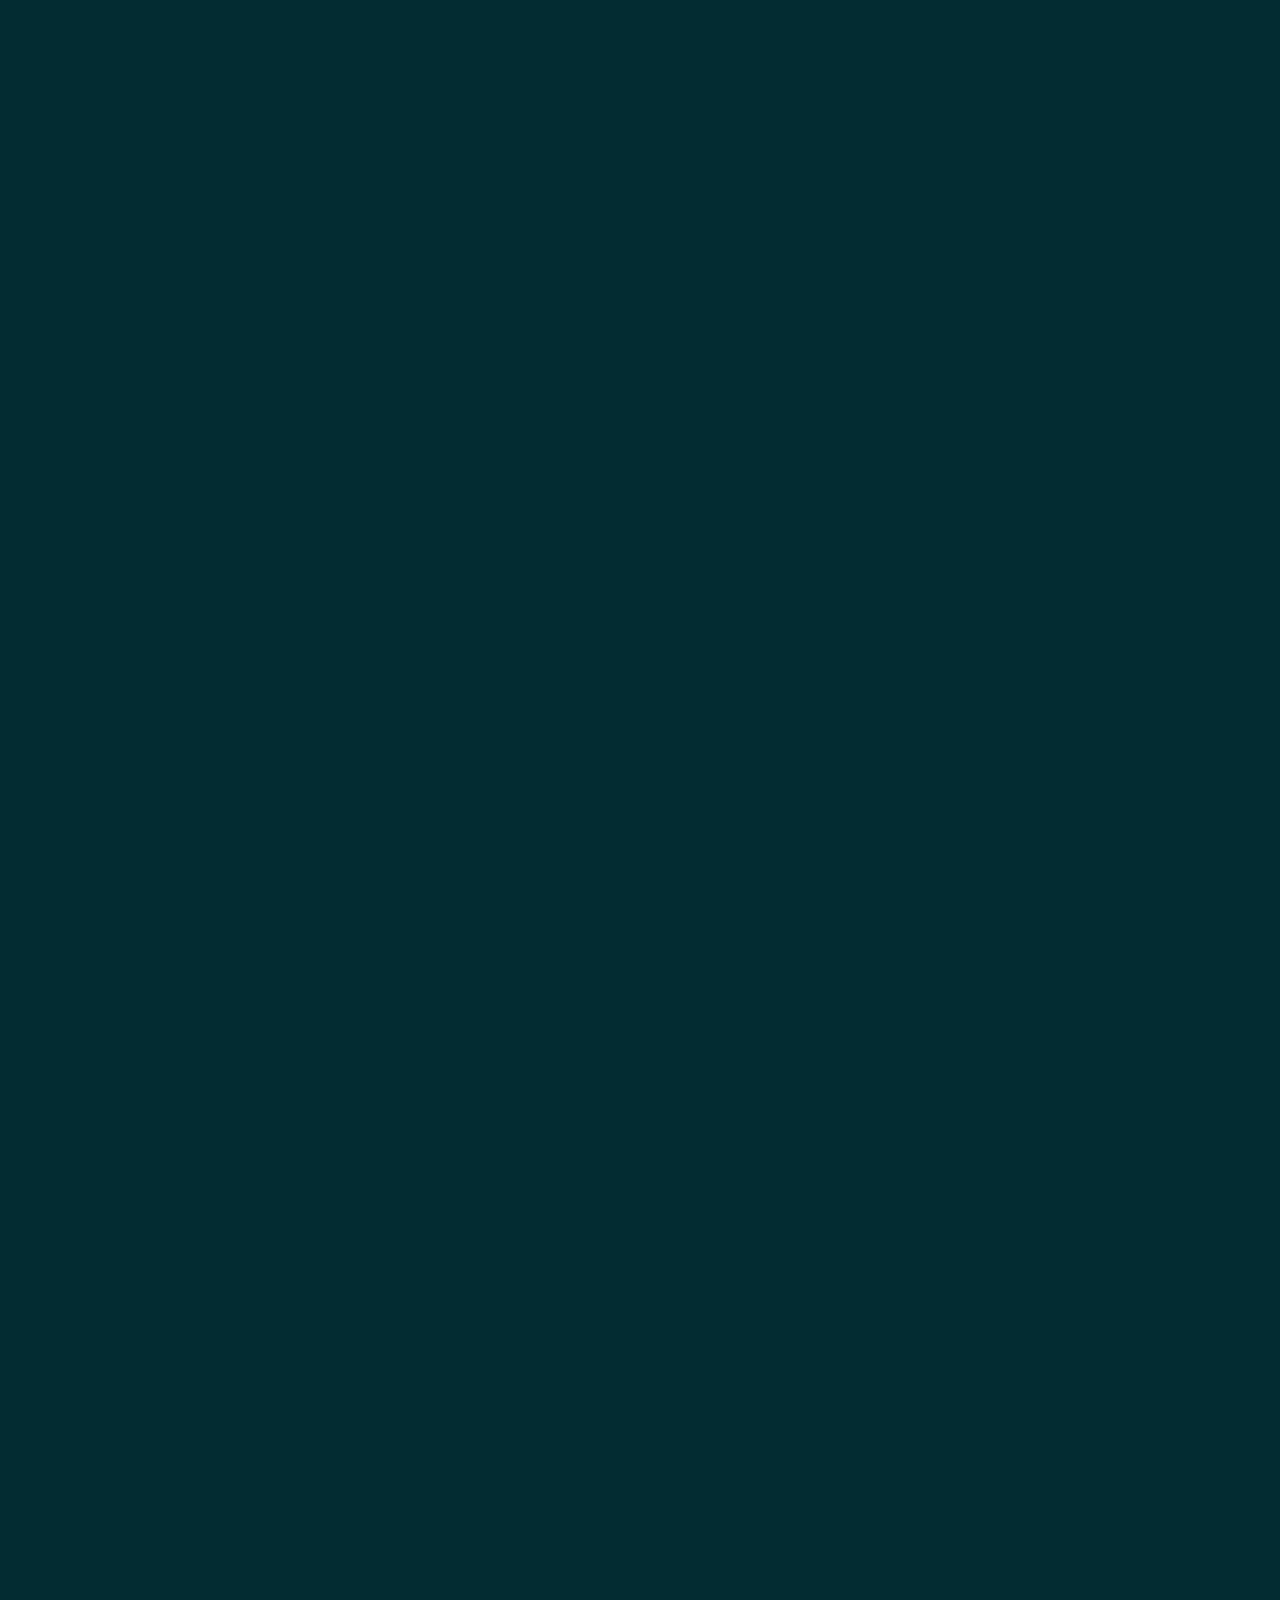
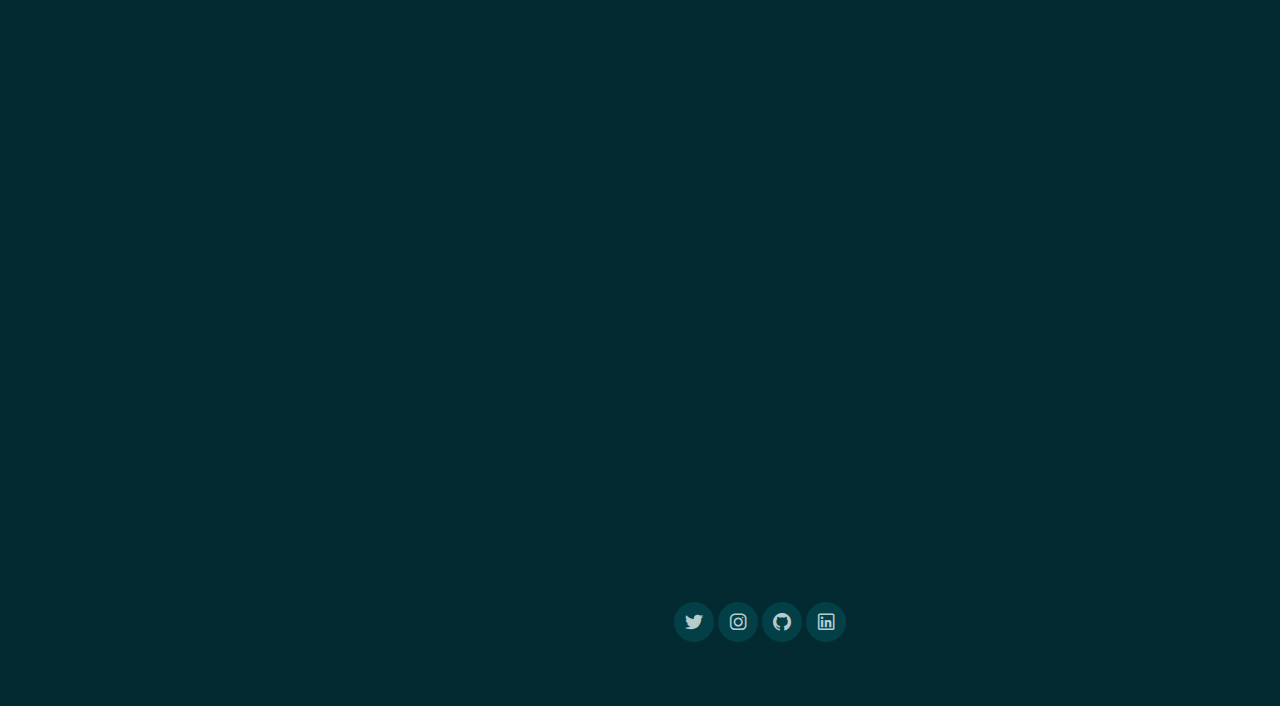
<file: seller.html>
<!DOCTYPE html>
<html lang="en">

<head>

    <meta charset="UTF-8">
    <meta name="viewport" content="width=device-width, initial-scale=1.0">

    <!-- Animation Link -->
    <link href="https://unpkg.com/aos@2.3.1/dist/aos.css" rel="stylesheet">

    <title>Plantify Market</title>

    <!-- All Links -->
    <link rel="stylesheet" href="./assets/css/bootstrap.min.css">
    <link rel="stylesheet" href="./assets/css/aos.css">
    <link rel="stylesheet" href="./assets/css/line-awesome.min.css">
    <link rel="stylesheet" href="./assets/css/style.css">

</head>

<body data-bs-spy="scroll" data-bs-target=".navbar">

    <!--Nav Bar-->

    <nav class="navbar navbar-expand-lg navbar-dark fixed-top">
        <div class="container flex-lg-column">
            <a class="navbar-brand mx-lg-auto mb-lg-4" href="#">
                <Span class="h3 fw-bold d-block d-lg-none">Plantify Market</Span>
                <img src="./assets/images/LOGO 2.png" class="d-none d-lg-block rounded-circle">
            </a>
            <button class="navbar-toggler" type="button" data-bs-toggle="collapse" data-bs-target="#navbarNav"
                aria-controls="navbarNav" aria-expanded="false" aria-label="Toggle navigation">
                <span class="navbar-toggler-icon"></span>
            </button>
            <div class="collapse navbar-collapse" id="navbarNav">
                <ul class="navbar-nav ms-auto flex-lg-column text-lg-center">

                    <li class="nav-item">
                        <a class="nav-link" href="#home">Home</a>
                    </li>

                    <li class="nav-item">
                        <a class="nav-link" href="#shop">Ur Shop</a>
                    </li>

                    <li class="nav-item">
                        <a class="nav-link" href="#services">Add Plant</a>
                    </li>

                    <li class="nav-item">
                        <a class="nav-link" href="#about">About</a>
                    </li>

                    <li class="nav-item">
                        <a class="nav-link" href="#contact">Contact</a>
                    </li>

                    <li class="dropdown">
                        <a class="nav-link" href="./user-login.html">Logout</a>
                    </li>

                </ul>
            </div>
        </div>
    </nav>

    <!--//Nav Bar-->


    <!--Content Wrapper-->

    <div id="content-wrapper">

        <!--HOME-->

        <section id="home" class="full-height px-lg-5">
            <div class="container">
                <div class="row">
                    <div class="col-lg--8">
                        <h1 class="disply-4 fw-bold" data-aos="fade-up" data-aos-duration="700">WELCOME TO ONLINE PLANT
                            SELLING STORE <span class="text-brand">PLANTIFY MARKET
                            </span> <br>FROM INDIA
                        </h1>
                        <p class="lead mt-2 mb-4" data-aos="fade-up" data-aos-duration="700" data-aos-delay="300">
                            Welcome to Plantify Market – your go-to-go for seamless, delightful plant shopping
                            experiences. Discover, shop, sell, and grow with ease!</p>
                        <div data-aos="fade-up" data-aos-duration="700" data-aos-delay="600">
                            <a href="#contact" class="btn btn-brand me-3"> Contact Us!! </a>
                            <a href="#" class="link-custom">Call:+91 93256 25426</a>
                        </div>
                    </div>
                </div>
            </div>
        </section>

        <!--//HOME-->


        <!--SHOP-->

        <section id="shop" class="full-height px-lg-5">
            <div class="container">

                <div class="row pb-4" data-aos="fade-up" data-aos-duration="700">
                    <div class="col-lg-8">
                        <h6 class="text-brand">UR SHOP</h6>
                        <h1>New Plants You Added</h1>
                    </div>
                </div>

                <div class="row gy-4 mb-5">

                    <div class="col-md-6" data-aos="fade-up" data-aos-duration="700">
                        <div class="card-custom rounded-3 bg-base shadow-effect">
                            <div class="card-custom-image rounded-3">
                                <img class="rounded-3" src="./assets/images/plant1.jpg" alt="">
                            </div>
                            <div class="card-custom-content p-4">
                                <h4>Mother In Law Tongue Plant</h4>
                                <p>This is a picture of a Mother In Law Tongue plant and it does not require much care.
                                    Will do best in very bright light, even some morning sun.
                                    Mother-In-Law house plant care.</p>
                                <a href="#" class="link-custom">Sold Out</a>
                            </div>
                        </div>
                    </div>

                    <div class="col-md-6" data-aos="fade-up" data-aos-duration="700" data-aos-delay="300">
                        <div class="card-custom rounded-3 bg-base shadow-effect">
                            <div class="card-custom-image rounded-3">
                                <img class="rounded-3" src="./assets/images/plant3.jpg" alt="">
                            </div>
                            <div class="card-custom-content p-4">
                                <h4>Dracaena Marginata Plant </h4>
                                <p>Picture of Dracaena Marginata plant, a graceful house plant
                                    that will do well in medium to bright indirect light.
                                    A nice plant once established and free of any problems.</p>
                                <a href="#" class="link-custom">Sold Out</a>
                            </div>
                        </div>
                    </div>
                </div>



                <div class="row gy-4 mb-5">

                    <div class="col-md-6" data-aos="fade-up" data-aos-duration="700">
                        <div class="card-custom rounded-3 bg-base shadow-effect">
                            <div class="card-custom-image rounded-3">
                                <img class="rounded-3" src="./assets/images/plant5.jpg" alt="">
                            </div>
                            <div class="card-custom-content p-4">
                                <h4>Peace Lily Plant</h4>
                                <p>Peace Lily is an easy house
                                    plant to grow but will wilt quickly if let to dry too much.
                                    Will produce white spathes if light is adequate</p>
                                <a href="#" class="link-custom">Sold Out</a>
                            </div>
                        </div>
                    </div>

                    <div class="col-md-6" data-aos="fade-up" data-aos-duration="700" data-aos-delay="300">
                        <div class="card-custom rounded-3 bg-base shadow-effect">
                            <div class="card-custom-image rounded-3">
                                <img class="rounded-3" src="./assets/images/plant6.jpg" alt="">
                            </div>
                            <div class="card-custom-content p-4">
                                <h4>Golden Pothos Plant </h4>
                                <p>A popular house plant,
                                    it will trail over the edge of the pot or climb a trellis or pole.
                                    Medium to bright light is best. Easy care house plant</p>
                                <a href="#" class="link-custom">Sold Out</a>
                            </div>
                        </div>
                    </div>
                </div>

                <div class="row gy-4 mb-5">

                    <div class="col-md-6" data-aos="fade-up" data-aos-duration="700">
                        <div class="card-custom rounded-3 bg-base shadow-effect">
                            <div class="card-custom-image rounded-3">
                                <img class="rounded-3" src="./assets/images/plant7.jpg" alt="">
                            </div>
                            <div class="card-custom-content p-4">
                                <h4>Nephthytis Plant</h4>
                                <p>Nephthytis is an easy houseplant to care for and grow.
                                    Will do best with bright, indirect light. Will tolerate
                                    lower light levels.</p>
                                <a href="#" class="link-custom">Sold Out</a>
                            </div>
                        </div>
                    </div>

                    <div class="col-md-6" data-aos="fade-up" data-aos-duration="700" data-aos-delay="300">
                        <div class="card-custom rounded-3 bg-base shadow-effect">
                            <div class="card-custom-image rounded-3">
                                <img class="rounded-3" src="./assets/images/plant8.jpg" alt="">
                            </div>
                            <div class="card-custom-content p-4">
                                <h4>Birds Nest Fern Plant </h4>
                                <p>This is a Birds Nest Fern. The leaflets that fall from many
                                    other ferns, creating quite a mess, are not present on Birds
                                    Nest Fern</p>
                                <a href="#" class="link-custom">Sold Out</a>
                            </div>
                        </div>
                    </div>
                </div>
            </div>

        </section>

        <!--//SHOP-->


        <!--ADD PLANTS-->

        <section id="services" class="full-height px-lg-5">
            <div class="container">
                <div class="row pb-4" data-aos="fade-up" data-aos-duration="700">
                    <div class="col-lg-8">
                        <h6 class="text-brand">ADD PLANTS</h6>
                        <h1>Prcess To Be Followed</h1>
                    </div>
                </div>

                <div class="row gy-4">

                    <div class="col-md-4" data-aos="fade-up" data-aos-duration="700">
                        <div class="service p-4 bg-base rounded-3 shadow-effect">
                            <div class="iconbox rounded-3">
                                <i class="las la-feather"></i>
                            </div>
                            <h4 class="mt-4 mb-2">Add Picture</h4>
                            <p>Add the High quality , Original Picture Of Plant  You Are Selling</p>
                            <a href="#" class="link-custom">ADD+</a>
                        </div>
                    </div>

                    <div class="col-md-4" data-aos="fade-up" data-aos-duration="700" data-aos-delay="300">
                        <div class="service p-4 bg-base rounded-3 shadow-effect">
                            <div class="iconbox rounded-3">
                                <i class="las la-pencil-ruler"></i>
                            </div>
                            <h4 class="mt-4 mb-2">Add Description</h4>
                            <p>Add Name,Information About the Plant You are Selling</p>
                            <a href="#" class="link-custom">ADD+</a>
                        </div>
                    </div>

                    <div class="col-md-4" data-aos="fade-up" data-aos-duration="700" data-aos-delay="600">
                        <div class="service p-4 bg-base rounded-3 shadow-effect">
                            <div class="iconbox rounded-3">
                                <i class="las la-laptop-code"></i>
                            </div>
                            <h4 class="mt-4 mb-2">Add Price/location</h4>
                            <p>Add the Price with discount,Located in Which City</p>
                            <a href="#" class="link-custom">ADD+</a>
                        </div>
                    </div>
                </div>

            </div>
        </section>

        <!--//SERVICES-->


        <!--ABOUT-->

        <section id="about" class="full-height px-lg-5">
            <div class="container">

                <div class="row pb-4" data-aos="fade-up" data-aos-duration="700">
                    <div class="col-lg-8">
                        <h6 class="text-brand">ABOUT</h6>
                        <h1>Plantify Market</h1>
                    </div>
                </div>

                <div class="row gy-5">
                    <div class="col-lg-6">

                        <h3 class="mb-4" data-aos="fade-up" data-aos-duration="700" data-aos-delay="300"> Explore and Shop</h3>
                        <div class="row gy-4">

                            <div class="col-12" data-aos="fade-up" data-aos-duration="700" data-aos-delay="600">
                                <div class="bg-base p-4 rounded-3 shadow-effect">
                                    <h5>Wide Plant Selection</h5>
                                    <p class="text-brand mb-2">"Discover a diverse range of plants, from popular 
                                        houseplants to rare and exotic species. There’s something for every plant lover!"</p>
                                </div>
                            </div>

                            <div class="col-12" data-aos="fade-up" data-aos-duration="700" data-aos-delay="600">
                                <div class="bg-base p-4 rounded-3 shadow-effect">
                                    <h5>Trusted Sellers</h5>
                                    <p class="text-brand mb-2">"Connect with passionate and verified plant sellers
                                         who offer high-quality plants and expert care tips to help your plants thrive."</p>
                                </div>
                            </div>

                        </div>

                    </div>

                    <div class="col-lg-6">
                        <h3 class="mb-4" data-aos="fade-up" data-aos-duration="700" data-aos-delay="300">Grow and Connect</h3>
                        <div class="row gy-4">

                            <div class="col-12 mb-4" data-aos="fade-up" data-aos-duration="700" data-aos-delay="600">
                                <div class="bg-base p-4 rounded-3 shadow-effect">
                                    <h5>Buy & Sell with Ease</h5>
                                    <p class="text-brand mb-2">"Whether you’re looking to buy or sell, our easy-to-use 
                                        platform ensures a smooth and secure experience for both plant enthusiasts and sellers."</p>
                                </div>
                            </div>
                        </div>

                        <div class="col-12" data-aos="fade-up" data-aos-duration="700" data-aos-delay="600">
                            <div class="bg-base p-4 rounded-3 shadow-effect">
                                <h5>Community of Green Thumbs</h5>
                                <p class="text-brand mb-2">"Join a growing community of plant lovers where 
                                    you can share your experiences, learn from others, and grow your love for plants."</p>
                            </div>
                        </div>
                    </div>

                </div>

            </div>
        </section>

        <!--//ABOUT-->


        <!--CONTACT-->

        <section id="contact" class="full-height px-lg-5">
            <div class="container">

                <div class="row justify-content-center text-center">
                    <div class="col-lg-8 pb-4" data-aos="fade-up" data-aos-duration="700">
                        <h6 class="text-brand">CONTACT</h6>
                        <h1>Having Problem With Website?</h1>
                    </div>

                    <div class="col-lg-8" data-aos="fade-up" data-aos-duration="700" data-aos-delay="300">
                        <form action="#" class="row g-lg-3 gy-3">

                            <div class="form-group col-md-6">
                                <input type="text" class="form-control" placeholder="Enter Your Name">
                            </div>

                            <div class="form-group col-md-6">
                                <input type="email" class="form-control" placeholder="Enter Your Email">
                            </div>

                            <div class="form-group col-12">
                                <input type="text" class="form-control" placeholder="Enter Subject">
                            </div>

                            <div class="form-group col-12">
                                <textarea name="" rows="4" class="form-control"
                                    placeholder="Enter Your Message"></textarea>
                            </div>

                            <div class="form-group col-12 d-grid">
                                <button class="btn btn-brand" type="submit">Contact me</button>
                            </div>

                        </form>
                    </div>

                </div>

            </div>
        </section>

        <!--//CONTACT-->


        <!-- FOOTER -->

        <footer class="py-5 px-lg-5">
            <div class="container">
                <div class="row gy-4 justify-content-center">
                    <div class="col-auto">
                        <p class="social-icons">
                            <a href=""><i class="lab la-twitter"></i></a>
                            <a href=""><i class="lab la-instagram"></i></a>
                            <a href=""><i class="lab la-github"></i></a>
                            <a href=""><i class="lab la-linkedin"></i></a>
                    </div>
                </div>
            </div>

        </footer>

        <!-- //FOOTER -->

    </div>

    <!--//Content Wrapper-->



    <script src="./assets/js/main.js"></script>
    <script src="./assets/js/bootstrap.bundle.min.js"></script>
    <script src="./assets/js/aos.js"></script>

    <script src="https://unpkg.com/aos@2.3.1/dist/aos.js"></script>


    <script>
        AOS.init();
    </script>

</body>

</html>
</file>
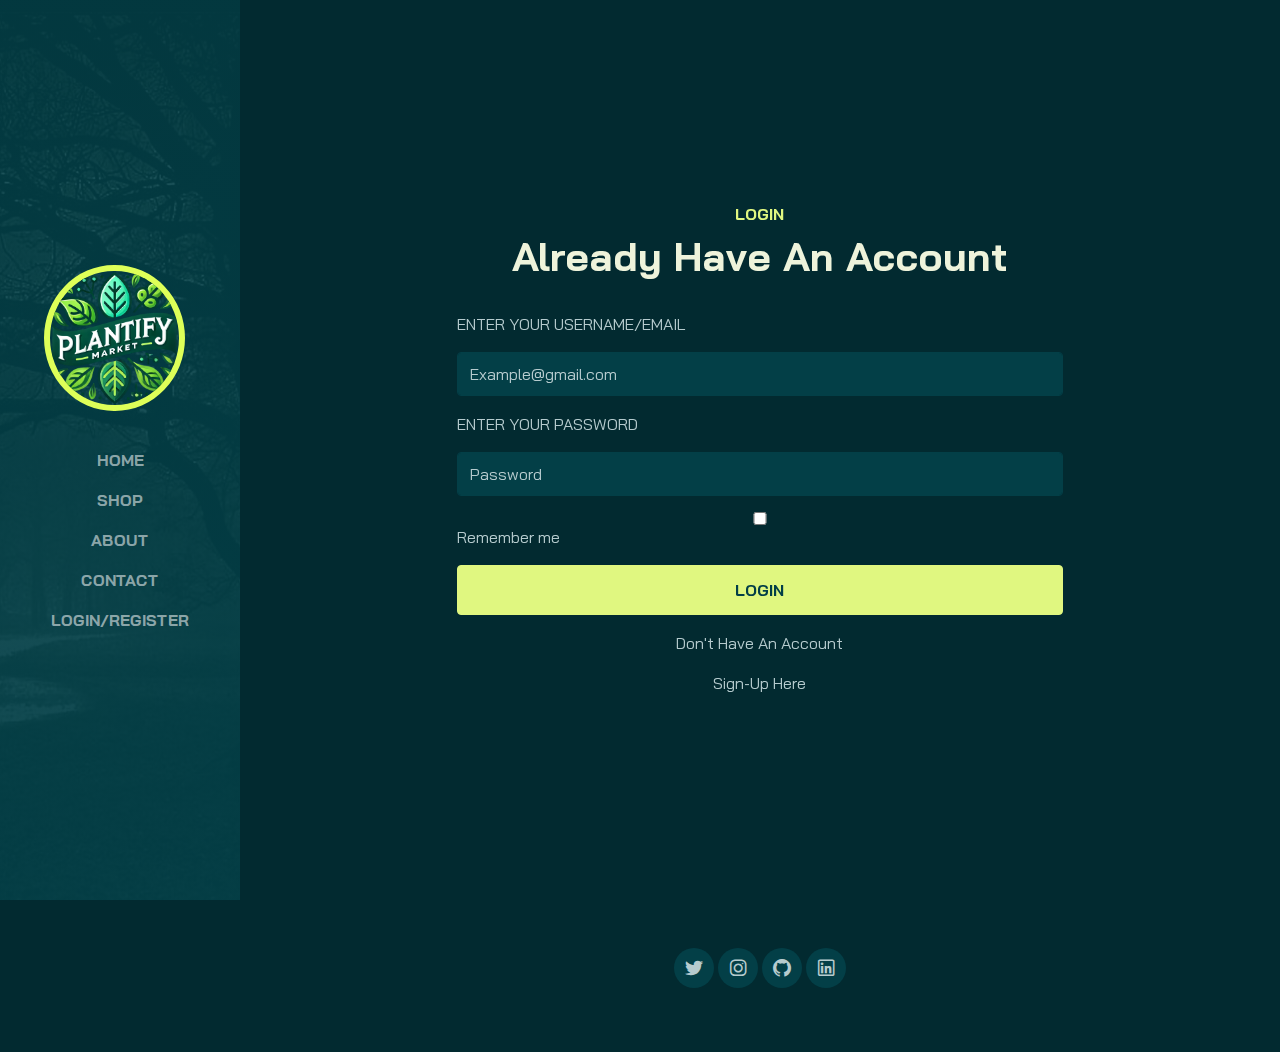
<file: user-login.html>
<!DOCTYPE html>
<html lang="en">

<head>

    <meta charset="UTF-8">
    <meta name="viewport" content="width=device-width, initial-scale=1.0">

    <!-- Animation Link -->
    <link href="https://unpkg.com/aos@2.3.1/dist/aos.css" rel="stylesheet">

    <title>User Login Plantify Market</title>

    <!-- All Links -->
    <link rel="stylesheet" href="./assets/css/bootstrap.min.css">
    <link rel="stylesheet" href="./assets/css/aos.css">
    <link rel="stylesheet" href="./assets/css/line-awesome.min.css">
    <link rel="stylesheet" href="./assets/css/style.css">

</head>

<body data-bs-spy="scroll" data-bs-target=".navbar">

    <!--Nav Bar-->

    <nav class="navbar navbar-expand-lg navbar-dark fixed-top">
        <div class="container flex-lg-column">
            <a class="navbar-brand mx-lg-auto mb-lg-4" href="#">
                <Span class="h3 fw-bold d-block d-lg-none">Plantify Market</Span>
                <img src="./assets/images/LOGO 2.png" class="d-none d-lg-block rounded-circle">
            </a>
            <button class="navbar-toggler" type="button" data-bs-toggle="collapse" data-bs-target="#navbarNav"
                aria-controls="navbarNav" aria-expanded="false" aria-label="Toggle navigation">
                <span class="navbar-toggler-icon"></span>
            </button>
            <div class="collapse navbar-collapse" id="navbarNav">
                <ul class="navbar-nav ms-auto flex-lg-column text-lg-center">

                    <li class="nav-item">
                        <a class="nav-link" href="#" onclick="alertLogin()">Home</a>
                    </li>
                    <li class="nav-item">
                        <a class="nav-link" href="#" onclick="alertLogin()">Shop</a>
                    </li>
                    <li class="nav-item">
                        <a class="nav-link" href="#" onclick="alertLogin()">About</a>
                    </li>
                    <li class="nav-item">
                        <a class="nav-link" href="#" onclick="alertLogin()">Contact</a>
                    </li>
                    <li class="dropdown">
                        <a class="nav-link" href="#login">Login/Register</a>
                        <div class="dropdown-content">
                            <a href="./user-login.html">User Login</a>
                            <a href="./seller-login.html">Seller Login</a>
                        </div>
                    </li>
                </ul>
            </div>
        </div>
    </nav>

    <!--//Nav Bar-->


    <!--Content Wrapper-->

    <div id="content-wrapper">

        <!--LOGIN USER-->

        <section id="login-user" class="full-height px-lg-5">

            <div class="container">

                <div class="row justify-content-center">
                    <div class="col-lg-8 pb-4" data-aos="fade-up" data-aos-duration="700">
                        <h6 class="text-brand text-center">LOGIN</h6>
                        <h1 class="text-center">Already Have An Account</h1>
                    </div>

                    <div class="col-lg-8" data-aos="fade-up" data-aos-duration="700" data-aos-delay="300">
                        <form action="#" class="row g-lg-3 gy-3">

                           
                            <div class="form-group col-12">
                                <P>ENTER YOUR USERNAME/EMAIL</P>
                                <input type="email" class="form-control" placeholder="Example@gmail.com">
                            </div>

                            <div class="form-group col-12">
                                <P>ENTER YOUR PASSWORD</P>
                                <input type="password" class="form-control" placeholder="Password">
                            </div>

                            <div class="form-group col-12 d-grid">
                                <input type="checkbox">Remember me</input>
                            </div>

                            <div class="form-group col-12 d-grid">
                                <a class="btn btn-brand" href="./index.html">LOGIN</a>

                            </div>

                            <div class="text-center">
                                <p class="text-center">Don't Have An Account</p>
                                <a href="./user-signup.html" >Sign-Up Here</a>
                            </div>

                        </form>
                    </div>

                </div>

            </div>
        </section>

        <!--//LOGIN-->


        <!-- FOOTER -->

        <footer class="py-5 px-lg-5">
            <div class="container">
                <div class="row gy-4 justify-content-center">
                    <div class="col-auto">
                        <p class="social-icons">
                            <a href=""><i class="lab la-twitter"></i></a>
                            <a href=""><i class="lab la-instagram"></i></a>
                            <a href=""><i class="lab la-github"></i></a>
                            <a href=""><i class="lab la-linkedin"></i></a>
                    </div>
                </div>
            </div>

        </footer>

        <!-- //FOOTER -->

    </div>

    <!--//Content Wrapper-->



    <script src="./assets/js/main.js"></script>
    <script src="./assets/js/bootstrap.bundle.min.js"></script>
    <script src="./assets/js/aos.js"></script>

    <script src="https://unpkg.com/aos@2.3.1/dist/aos.js"></script>


    <script>
        AOS.init();
    </script>

<script>
    function alertLogin() {
        alert("Please log in first.");
    }
</script>

</body>

</html>
</file>
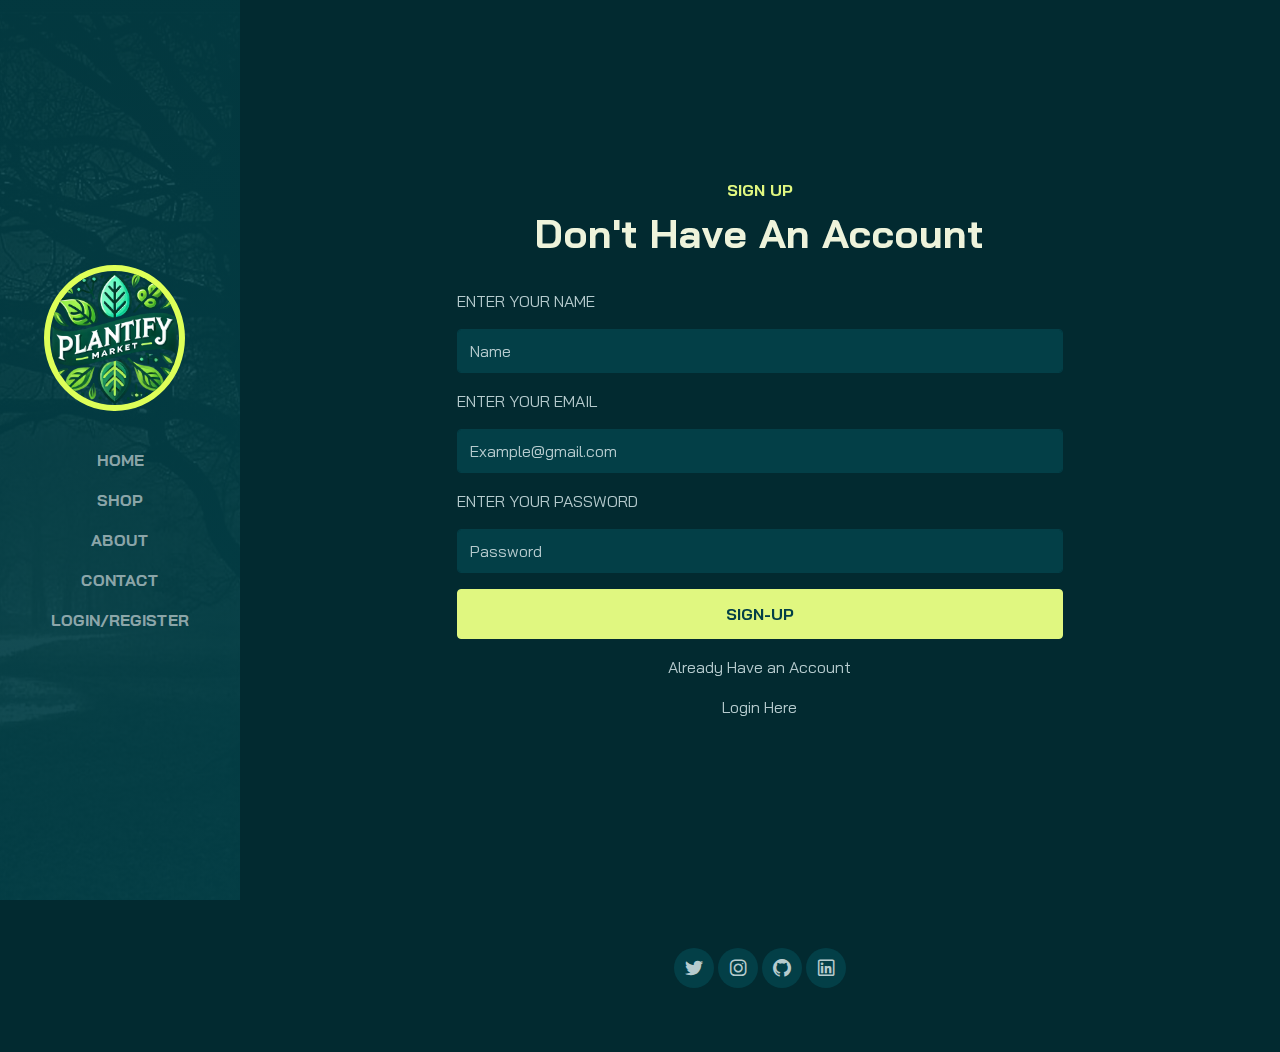
<file: user-signup.html>
<!DOCTYPE html>
<html lang="en">

<head>

    <meta charset="UTF-8">
    <meta name="viewport" content="width=device-width, initial-scale=1.0">

    <!-- Animation Link -->
    <link href="https://unpkg.com/aos@2.3.1/dist/aos.css" rel="stylesheet">

    <title>User Login Plantify Market</title>

    <!-- All Links -->
    <link rel="stylesheet" href="./assets/css/bootstrap.min.css">
    <link rel="stylesheet" href="./assets/css/aos.css">
    <link rel="stylesheet" href="./assets/css/line-awesome.min.css">
    <link rel="stylesheet" href="./assets/css/style.css">

</head>

<body data-bs-spy="scroll" data-bs-target=".navbar">

    <!--Nav Bar-->

    <nav class="navbar navbar-expand-lg navbar-dark fixed-top">
        <div class="container flex-lg-column">
            <a class="navbar-brand mx-lg-auto mb-lg-4" href="#">
                <Span class="h3 fw-bold d-block d-lg-none">Plantify Market</Span>
                <img src="./assets/images/LOGO 2.png" class="d-none d-lg-block rounded-circle">
            </a>
            <button class="navbar-toggler" type="button" data-bs-toggle="collapse" data-bs-target="#navbarNav"
                aria-controls="navbarNav" aria-expanded="false" aria-label="Toggle navigation">
                <span class="navbar-toggler-icon"></span>
            </button>
            <div class="collapse navbar-collapse" id="navbarNav">
                <ul class="navbar-nav ms-auto flex-lg-column text-lg-center">

                    <li class="nav-item">
                        <a class="nav-link" href="#" onclick="alertLogin()">Home</a>
                    </li>
                    <li class="nav-item">
                        <a class="nav-link" href="#" onclick="alertLogin()">Shop</a>
                    </li>
                    <li class="nav-item">
                        <a class="nav-link" href="#" onclick="alertLogin()">About</a>
                    </li>
                    <li class="nav-item">
                        <a class="nav-link" href="#" onclick="alertLogin()">Contact</a>
                    </li>
                    <li class="dropdown">
                        <a class="nav-link" href="#login">Login/Register</a>
                        <div class="dropdown-content">
                            <a href="./user-login.html">User Login</a>
                            <a href="./seller-login.html">Seller Login</a>
                        </div>
                    </li>
                </ul>
            </div>
        </div>
    </nav>

    <!--//Nav Bar-->


    <!--Content Wrapper-->

    <div id="content-wrapper">

        <!--LOGIN USER-->

        <section id="login-user" class="full-height px-lg-5">

            <div class="container">

                <div class="row justify-content-center">
                    <div class="col-lg-8 pb-4" data-aos="fade-up" data-aos-duration="700">
                        <h6 class="text-brand text-center">SIGN UP</h6>
                        <h1 class="text-center">Don't Have An Account</h1>
                    </div>

                    <div class="col-lg-8" data-aos="fade-up" data-aos-duration="700" data-aos-delay="300">
                        <form action="#" class="row g-lg-3 gy-3">

                           
                            <div class="form-group col-12">
                                <P>ENTER YOUR NAME</P>
                                <input type="text" class="form-control" placeholder="Name">
                            </div>

                            <div class="form-group col-12">
                                <P>ENTER YOUR EMAIL</P>
                                <input type="email" class="form-control" placeholder="Example@gmail.com">
                            </div>

                            <div class="form-group col-12">
                                <P>ENTER YOUR PASSWORD</P>
                                <input type="password" class="form-control" placeholder="Password">
                            </div>

                            <div class="form-group col-12 d-grid">
                                <a class="btn btn-brand" href="./user-login.html">SIGN-UP</a>

                            </div>

                            <div class="text-center">
                                <p class="text-center">Already Have an Account</p>
                                <a href="./user-signup.html" >Login Here</a>
                            </div>

                        </form>
                    </div>

                </div>

            </div>
        </section>

        <!--//LOGIN-->


        <!-- FOOTER -->

        <footer class="py-5 px-lg-5">
            <div class="container">
                <div class="row gy-4 justify-content-center">
                    <div class="col-auto">
                        <p class="social-icons">
                            <a href=""><i class="lab la-twitter"></i></a>
                            <a href=""><i class="lab la-instagram"></i></a>
                            <a href=""><i class="lab la-github"></i></a>
                            <a href=""><i class="lab la-linkedin"></i></a>
                    </div>
                </div>
            </div>

        </footer>

        <!-- //FOOTER -->

    </div>

    <!--//Content Wrapper-->



    <script src="./assets/js/main.js"></script>
    <script src="./assets/js/bootstrap.bundle.min.js"></script>
    <script src="./assets/js/aos.js"></script>

    <script src="https://unpkg.com/aos@2.3.1/dist/aos.js"></script>


    <script>
        AOS.init();
    </script>

<script>
    function alertLogin() {
        alert("Please Sign in first.");
    }
</script>

</body>

</html>
</file>
<file: assets/css/style.css>
@import url('https://fonts.googleapis.com/css2?family=Bai+Jamjuree:wght@400;500;600;700&display=swap');

:root {
--color-body:#b6cbce;
--color-heading: #eef3db;
--color-base: #033f47;
--color-base2: #022a30;
--color-brand: #e0f780;
--color-brand2: #deff58;
--sidebar-width: 240px;
--font-base: "Bai Jamjuree";
}



body {
    font-family: var(--font-base),sans-serif;
    background-color: var(--color-base2);
    color: var(--color-body);
}


h1,h2,h3,h4,h5,h6 {
    color: var(--color-heading);
    font-weight: 700;
}

a {
text-decoration: none;
color: var(--color-body);
transition: all 0.4s ease;
}

a:hover {
     color: var(--color-brand);
}

img
{
    width: 65%;
    margin-left: 15%;
}
.text-brand
{
    color: var(--color-brand);
}
.bg-base
{
    background-color: var(--color-base);
}

.full-height
{
    min-height: 100vh;
    height: 100%;
    display: flex;
    flex-direction: column;
    justify-content: center;
    padding-top: 80px;
    padding-bottom: 80px;
    border-bottom: 2p solid rgba(255, 255, 255, 0.1);
}

.shadow-effect
{
    transition: all 0.5s;
}

.shadow-effect:hover
{
    box-shadow: -6px 6px 0 0 var(--color-brand);
}

.iconbox
{
    width: 60px;
    height: 60px;
    display: flex;
    align-items: center;
    justify-content: center;
    font-size: 32px;
    background-color: var(--color-brand);
    color: var(--color-base);
}
/* Nav Bar */

.navbar{
    background-color: var(--color-base);
}

.navbar .nav-link{
    font-weight: 700;
    text-transform: uppercase;
    color: white;
}

.navbar .nav-link:hover{
    color: var(--color-brand);
}

.navbar .nav-link.active{
    color: var(--color-brand);
}

.dropdown-content {
    display: none;
    position: absolute;
    min-width: 160px;
    box-shadow: 0px 8px 16px rgba(0, 0, 0, 0.2);
    z-index: 1;
}

.dropdown-content a {
    color: white;
    padding: 12px 16px;
    text-decoration: none;
    display: block;
}

.dropdown-content a:hover {
    color: var(--color-brand);
}


.dropdown:hover .dropdown-content {
    display: block;
}



@media (min-width: 992px)
{
    .navbar{
        min-height: 100vh;
        width: var(--sidebar-width);
        background: linear-gradient(#033f47e2,#033f47f3),url(../images/side\ bar.jpg);
        background-size: cover;
        background-position: center;    
    }
    .navbar-brand img{
        border: 6px solid var(--color-brand2);
    }

    /*Content Wrapper*/

#content-wrapper
{
    padding-left: var(--sidebar-width);
}

    /*//Content Wrapper*/
}


/*BTN*/

.btn{
    padding: 12px 28px;
    font-weight: 700;
}

.btn-brand
{
    background-color: var(--color-brand);
    color: var(--color-base);
    border-color: var(--color-brand);
}

.btn-brand:hover,
.btn-brand:focus{
    background-color: var(--color-brand2);
    color: var(--color-base);
    border-color: var(--color-brand2);
}

.link-custom
{
    font-weight: 700;
    position: relative;
}

.link-custom::after
{
    content: "";
    width: 0%;
    height: 2px;
    background-color: var(--color-brand);
    position: absolute;
    left: 0;
    top: 110%;
    transition: all 0.4s;
}

.link-custom:hover::after
{
    width: 100%;
}

/*//BTN*/

/*Card*/
.card-custom .card-custom-image{
    overflow: hidden;
}

.card-custom .card-custom-image img{
    transition: all 0.4s ease;
}
.card-custom:hover .card-custom-image img{
    transform: scale(1.1);
}
/* //Card */


/* Contact */

#contact .form-control{
    background-color: var(--color-base);
    border-color: var(--color-base);
    color: var(--color-body);
}

#contact .form-control:focus{
    border-color: var(--color-brand);
    box-shadow: none;

}

#contact .form-control::placeholder{
    color: var(--color-body);
}

#contact input.form-control{
    height: 44px;
}
/* //Contact */


/* Login */

#login-user .form-control{
    background-color: var(--color-base);
    border-color: var(--color-base);
    color: var(--color-body);
}

#login-user .form-control:focus{
    border-color: var(--color-brand);
    box-shadow: none;

}

#login-user .form-control::placeholder{
    color: var(--color-body);
}

#login-user input.form-control{
    height: 44px;
}
/* //Contact */


/*Social Icons*/

.social-icons a{
    width: 40px;
    height: 40px;
    display: inline-flex;
    align-items: center;
    justify-content: center;
    background-color: var(--color-base);
    border-radius: 100px;
    font-size: 24px;
}
</file>
<file: assets/css/line-awesome.min.css>
.la,.lab,.lad,.lal,.lar,.las{-moz-osx-font-smoothing:grayscale;-webkit-font-smoothing:antialiased;display:inline-block;font-style:normal;font-variant:normal;text-rendering:auto;line-height:1}.la-lg{font-size:1.33333em;line-height:.75em;vertical-align:-.0667em}.la-xs{font-size:.75em}.la-sm{font-size:.875em}.la-1x{font-size:1em}.la-2x{font-size:2em}.la-3x{font-size:3em}.la-4x{font-size:4em}.la-5x{font-size:5em}.la-6x{font-size:6em}.la-7x{font-size:7em}.la-8x{font-size:8em}.la-9x{font-size:9em}.la-10x{font-size:10em}.la-fw{text-align:center;width:1.25em}.la-ul{list-style-type:none;margin-left:2.5em;padding-left:0}.la-ul>li{position:relative}.la-li{left:-2em;position:absolute;text-align:center;width:2em;line-height:inherit}.la-border{border:solid .08em #eee;border-radius:.1em;padding:.2em .25em .15em}.la-pull-left{float:left}.la-pull-right{float:right}.la.la-pull-left,.lab.la-pull-left,.lal.la-pull-left,.lar.la-pull-left,.las.la-pull-left{margin-right:.3em}.la.la-pull-right,.lab.la-pull-right,.lal.la-pull-right,.lar.la-pull-right,.las.la-pull-right{margin-left:.3em}.la-spin{-webkit-animation:la-spin 2s infinite linear;animation:la-spin 2s infinite linear}.la-pulse{-webkit-animation:la-spin 1s infinite steps(8);animation:la-spin 1s infinite steps(8)}@-webkit-keyframes la-spin{0%{-webkit-transform:rotate(0);transform:rotate(0)}100%{-webkit-transform:rotate(360deg);transform:rotate(360deg)}}@keyframes la-spin{0%{-webkit-transform:rotate(0);transform:rotate(0)}100%{-webkit-transform:rotate(360deg);transform:rotate(360deg)}}.la-rotate-90{-webkit-transform:rotate(90deg);transform:rotate(90deg)}.la-rotate-180{-webkit-transform:rotate(180deg);transform:rotate(180deg)}.la-rotate-270{-webkit-transform:rotate(270deg);transform:rotate(270deg)}.la-flip-horizontal{-webkit-transform:scale(-1,1);transform:scale(-1,1)}.la-flip-vertical{-webkit-transform:scale(1,-1);transform:scale(1,-1)}.la-flip-both,.la-flip-horizontal.la-flip-vertical{-webkit-transform:scale(-1,-1);transform:scale(-1,-1)}:root .la-flip-both,:root .la-flip-horizontal,:root .la-flip-vertical,:root .la-rotate-180,:root .la-rotate-270,:root .la-rotate-90{-webkit-filter:none;filter:none}.la-stack{display:inline-block;height:2em;line-height:2em;position:relative;vertical-align:middle;width:2.5em}.la-stack-1x,.la-stack-2x{left:0;position:absolute;text-align:center;width:100%}.la-stack-1x{line-height:inherit}.la-stack-2x{font-size:2em}.la-inverse{color:#fff}.la-500px:before{content:"\f26e"}.la-accessible-icon:before{content:"\f368"}.la-accusoft:before{content:"\f369"}.la-acquisitions-incorporated:before{content:"\f6af"}.la-ad:before{content:"\f641"}.la-address-book:before{content:"\f2b9"}.la-address-card:before{content:"\f2bb"}.la-adjust:before{content:"\f042"}.la-adn:before{content:"\f170"}.la-adobe:before{content:"\f778"}.la-adversal:before{content:"\f36a"}.la-affiliatetheme:before{content:"\f36b"}.la-air-freshener:before{content:"\f5d0"}.la-airbnb:before{content:"\f834"}.la-algolia:before{content:"\f36c"}.la-align-center:before{content:"\f037"}.la-align-justify:before{content:"\f039"}.la-align-left:before{content:"\f036"}.la-align-right:before{content:"\f038"}.la-alipay:before{content:"\f642"}.la-allergies:before{content:"\f461"}.la-amazon:before{content:"\f270"}.la-amazon-pay:before{content:"\f42c"}.la-ambulance:before{content:"\f0f9"}.la-american-sign-language-interpreting:before{content:"\f2a3"}.la-amilia:before{content:"\f36d"}.la-anchor:before{content:"\f13d"}.la-android:before{content:"\f17b"}.la-angellist:before{content:"\f209"}.la-angle-double-down:before{content:"\f103"}.la-angle-double-left:before{content:"\f100"}.la-angle-double-right:before{content:"\f101"}.la-angle-double-up:before{content:"\f102"}.la-angle-down:before{content:"\f107"}.la-angle-left:before{content:"\f104"}.la-angle-right:before{content:"\f105"}.la-angle-up:before{content:"\f106"}.la-angry:before{content:"\f556"}.la-angrycreative:before{content:"\f36e"}.la-angular:before{content:"\f420"}.la-ankh:before{content:"\f644"}.la-app-store:before{content:"\f36f"}.la-app-store-ios:before{content:"\f370"}.la-apper:before{content:"\f371"}.la-apple:before{content:"\f179"}.la-apple-alt:before{content:"\f5d1"}.la-apple-pay:before{content:"\f415"}.la-archive:before{content:"\f187"}.la-archway:before{content:"\f557"}.la-arrow-alt-circle-down:before{content:"\f358"}.la-arrow-alt-circle-left:before{content:"\f359"}.la-arrow-alt-circle-right:before{content:"\f35a"}.la-arrow-alt-circle-up:before{content:"\f35b"}.la-arrow-circle-down:before{content:"\f0ab"}.la-arrow-circle-left:before{content:"\f0a8"}.la-arrow-circle-right:before{content:"\f0a9"}.la-arrow-circle-up:before{content:"\f0aa"}.la-arrow-down:before{content:"\f063"}.la-arrow-left:before{content:"\f060"}.la-arrow-right:before{content:"\f061"}.la-arrow-up:before{content:"\f062"}.la-arrows-alt:before{content:"\f0b2"}.la-arrows-alt-h:before{content:"\f337"}.la-arrows-alt-v:before{content:"\f338"}.la-artstation:before{content:"\f77a"}.la-assistive-listening-systems:before{content:"\f2a2"}.la-asterisk:before{content:"\f069"}.la-asymmetrik:before{content:"\f372"}.la-at:before{content:"\f1fa"}.la-atlas:before{content:"\f558"}.la-atlassian:before{content:"\f77b"}.la-atom:before{content:"\f5d2"}.la-audible:before{content:"\f373"}.la-audio-description:before{content:"\f29e"}.la-autoprefixer:before{content:"\f41c"}.la-avianex:before{content:"\f374"}.la-aviato:before{content:"\f421"}.la-award:before{content:"\f559"}.la-aws:before{content:"\f375"}.la-baby:before{content:"\f77c"}.la-baby-carriage:before{content:"\f77d"}.la-backspace:before{content:"\f55a"}.la-backward:before{content:"\f04a"}.la-bacon:before{content:"\f7e5"}.la-balance-scale:before{content:"\f24e"}.la-balance-scale-left:before{content:"\f515"}.la-balance-scale-right:before{content:"\f516"}.la-ban:before{content:"\f05e"}.la-band-aid:before{content:"\f462"}.la-bandcamp:before{content:"\f2d5"}.la-barcode:before{content:"\f02a"}.la-bars:before{content:"\f0c9"}.la-baseball-ball:before{content:"\f433"}.la-basketball-ball:before{content:"\f434"}.la-bath:before{content:"\f2cd"}.la-battery-empty:before{content:"\f244"}.la-battery-full:before{content:"\f240"}.la-battery-half:before{content:"\f242"}.la-battery-quarter:before{content:"\f243"}.la-battery-three-quarters:before{content:"\f241"}.la-battle-net:before{content:"\f835"}.la-bed:before{content:"\f236"}.la-beer:before{content:"\f0fc"}.la-behance:before{content:"\f1b4"}.la-behance-square:before{content:"\f1b5"}.la-bell:before{content:"\f0f3"}.la-bell-slash:before{content:"\f1f6"}.la-bezier-curve:before{content:"\f55b"}.la-bible:before{content:"\f647"}.la-bicycle:before{content:"\f206"}.la-biking:before{content:"\f84a"}.la-bimobject:before{content:"\f378"}.la-binoculars:before{content:"\f1e5"}.la-biohazard:before{content:"\f780"}.la-birthday-cake:before{content:"\f1fd"}.la-bitbucket:before{content:"\f171"}.la-bitcoin:before{content:"\f379"}.la-bity:before{content:"\f37a"}.la-black-tie:before{content:"\f27e"}.la-blackberry:before{content:"\f37b"}.la-blender:before{content:"\f517"}.la-blender-phone:before{content:"\f6b6"}.la-blind:before{content:"\f29d"}.la-blog:before{content:"\f781"}.la-blogger:before{content:"\f37c"}.la-blogger-b:before{content:"\f37d"}.la-bluetooth:before{content:"\f293"}.la-bluetooth-b:before{content:"\f294"}.la-bold:before{content:"\f032"}.la-bolt:before{content:"\f0e7"}.la-bomb:before{content:"\f1e2"}.la-bone:before{content:"\f5d7"}.la-bong:before{content:"\f55c"}.la-book:before{content:"\f02d"}.la-book-dead:before{content:"\f6b7"}.la-book-medical:before{content:"\f7e6"}.la-book-open:before{content:"\f518"}.la-book-reader:before{content:"\f5da"}.la-bookmark:before{content:"\f02e"}.la-bootstrap:before{content:"\f836"}.la-border-all:before{content:"\f84c"}.la-border-none:before{content:"\f850"}.la-border-style:before{content:"\f853"}.la-bowling-ball:before{content:"\f436"}.la-box:before{content:"\f466"}.la-box-open:before{content:"\f49e"}.la-boxes:before{content:"\f468"}.la-braille:before{content:"\f2a1"}.la-brain:before{content:"\f5dc"}.la-bread-slice:before{content:"\f7ec"}.la-briefcase:before{content:"\f0b1"}.la-briefcase-medical:before{content:"\f469"}.la-broadcast-tower:before{content:"\f519"}.la-broom:before{content:"\f51a"}.la-brush:before{content:"\f55d"}.la-btc:before{content:"\f15a"}.la-buffer:before{content:"\f837"}.la-bug:before{content:"\f188"}.la-building:before{content:"\f1ad"}.la-bullhorn:before{content:"\f0a1"}.la-bullseye:before{content:"\f140"}.la-burn:before{content:"\f46a"}.la-buromobelexperte:before{content:"\f37f"}.la-bus:before{content:"\f207"}.la-bus-alt:before{content:"\f55e"}.la-business-time:before{content:"\f64a"}.la-buy-n-large:before{content:"\f8a6"}.la-buysellads:before{content:"\f20d"}.la-calculator:before{content:"\f1ec"}.la-calendar:before{content:"\f133"}.la-calendar-alt:before{content:"\f073"}.la-calendar-check:before{content:"\f274"}.la-calendar-day:before{content:"\f783"}.la-calendar-minus:before{content:"\f272"}.la-calendar-plus:before{content:"\f271"}.la-calendar-times:before{content:"\f273"}.la-calendar-week:before{content:"\f784"}.la-camera:before{content:"\f030"}.la-camera-retro:before{content:"\f083"}.la-campground:before{content:"\f6bb"}.la-canadian-maple-leaf:before{content:"\f785"}.la-candy-cane:before{content:"\f786"}.la-cannabis:before{content:"\f55f"}.la-capsules:before{content:"\f46b"}.la-car:before{content:"\f1b9"}.la-car-alt:before{content:"\f5de"}.la-car-battery:before{content:"\f5df"}.la-car-crash:before{content:"\f5e1"}.la-car-side:before{content:"\f5e4"}.la-caret-down:before{content:"\f0d7"}.la-caret-left:before{content:"\f0d9"}.la-caret-right:before{content:"\f0da"}.la-caret-square-down:before{content:"\f150"}.la-caret-square-left:before{content:"\f191"}.la-caret-square-right:before{content:"\f152"}.la-caret-square-up:before{content:"\f151"}.la-caret-up:before{content:"\f0d8"}.la-carrot:before{content:"\f787"}.la-cart-arrow-down:before{content:"\f218"}.la-cart-plus:before{content:"\f217"}.la-cash-register:before{content:"\f788"}.la-cat:before{content:"\f6be"}.la-cc-amazon-pay:before{content:"\f42d"}.la-cc-amex:before{content:"\f1f3"}.la-cc-apple-pay:before{content:"\f416"}.la-cc-diners-club:before{content:"\f24c"}.la-cc-discover:before{content:"\f1f2"}.la-cc-jcb:before{content:"\f24b"}.la-cc-mastercard:before{content:"\f1f1"}.la-cc-paypal:before{content:"\f1f4"}.la-cc-stripe:before{content:"\f1f5"}.la-cc-visa:before{content:"\f1f0"}.la-centercode:before{content:"\f380"}.la-centos:before{content:"\f789"}.la-certificate:before{content:"\f0a3"}.la-chair:before{content:"\f6c0"}.la-chalkboard:before{content:"\f51b"}.la-chalkboard-teacher:before{content:"\f51c"}.la-charging-station:before{content:"\f5e7"}.la-chart-area:before{content:"\f1fe"}.la-chart-bar:before{content:"\f080"}.la-chart-line:before{content:"\f201"}.la-chart-pie:before{content:"\f200"}.la-check:before{content:"\f00c"}.la-check-circle:before{content:"\f058"}.la-check-double:before{content:"\f560"}.la-check-square:before{content:"\f14a"}.la-cheese:before{content:"\f7ef"}.la-chess:before{content:"\f439"}.la-chess-bishop:before{content:"\f43a"}.la-chess-board:before{content:"\f43c"}.la-chess-king:before{content:"\f43f"}.la-chess-knight:before{content:"\f441"}.la-chess-pawn:before{content:"\f443"}.la-chess-queen:before{content:"\f445"}.la-chess-rook:before{content:"\f447"}.la-chevron-circle-down:before{content:"\f13a"}.la-chevron-circle-left:before{content:"\f137"}.la-chevron-circle-right:before{content:"\f138"}.la-chevron-circle-up:before{content:"\f139"}.la-chevron-down:before{content:"\f078"}.la-chevron-left:before{content:"\f053"}.la-chevron-right:before{content:"\f054"}.la-chevron-up:before{content:"\f077"}.la-child:before{content:"\f1ae"}.la-chrome:before{content:"\f268"}.la-chromecast:before{content:"\f838"}.la-church:before{content:"\f51d"}.la-circle:before{content:"\f111"}.la-circle-notch:before{content:"\f1ce"}.la-city:before{content:"\f64f"}.la-clinic-medical:before{content:"\f7f2"}.la-clipboard:before{content:"\f328"}.la-clipboard-check:before{content:"\f46c"}.la-clipboard-list:before{content:"\f46d"}.la-clock:before{content:"\f017"}.la-clone:before{content:"\f24d"}.la-closed-captioning:before{content:"\f20a"}.la-cloud:before{content:"\f0c2"}.la-cloud-download-alt:before{content:"\f381"}.la-cloud-meatball:before{content:"\f73b"}.la-cloud-moon:before{content:"\f6c3"}.la-cloud-moon-rain:before{content:"\f73c"}.la-cloud-rain:before{content:"\f73d"}.la-cloud-showers-heavy:before{content:"\f740"}.la-cloud-sun:before{content:"\f6c4"}.la-cloud-sun-rain:before{content:"\f743"}.la-cloud-upload-alt:before{content:"\f382"}.la-cloudscale:before{content:"\f383"}.la-cloudsmith:before{content:"\f384"}.la-cloudversify:before{content:"\f385"}.la-cocktail:before{content:"\f561"}.la-code:before{content:"\f121"}.la-code-branch:before{content:"\f126"}.la-codepen:before{content:"\f1cb"}.la-codiepie:before{content:"\f284"}.la-coffee:before{content:"\f0f4"}.la-cog:before{content:"\f013"}.la-cogs:before{content:"\f085"}.la-coins:before{content:"\f51e"}.la-columns:before{content:"\f0db"}.la-comment:before{content:"\f075"}.la-comment-alt:before{content:"\f27a"}.la-comment-dollar:before{content:"\f651"}.la-comment-dots:before{content:"\f4ad"}.la-comment-medical:before{content:"\f7f5"}.la-comment-slash:before{content:"\f4b3"}.la-comments:before{content:"\f086"}.la-comments-dollar:before{content:"\f653"}.la-compact-disc:before{content:"\f51f"}.la-compass:before{content:"\f14e"}.la-compress:before{content:"\f066"}.la-compress-arrows-alt:before{content:"\f78c"}.la-concierge-bell:before{content:"\f562"}.la-confluence:before{content:"\f78d"}.la-connectdevelop:before{content:"\f20e"}.la-contao:before{content:"\f26d"}.la-cookie:before{content:"\f563"}.la-cookie-bite:before{content:"\f564"}.la-copy:before{content:"\f0c5"}.la-copyright:before{content:"\f1f9"}.la-cotton-bureau:before{content:"\f89e"}.la-couch:before{content:"\f4b8"}.la-cpanel:before{content:"\f388"}.la-creative-commons:before{content:"\f25e"}.la-creative-commons-by:before{content:"\f4e7"}.la-creative-commons-nc:before{content:"\f4e8"}.la-creative-commons-nc-eu:before{content:"\f4e9"}.la-creative-commons-nc-jp:before{content:"\f4ea"}.la-creative-commons-nd:before{content:"\f4eb"}.la-creative-commons-pd:before{content:"\f4ec"}.la-creative-commons-pd-alt:before{content:"\f4ed"}.la-creative-commons-remix:before{content:"\f4ee"}.la-creative-commons-sa:before{content:"\f4ef"}.la-creative-commons-sampling:before{content:"\f4f0"}.la-creative-commons-sampling-plus:before{content:"\f4f1"}.la-creative-commons-share:before{content:"\f4f2"}.la-creative-commons-zero:before{content:"\f4f3"}.la-credit-card:before{content:"\f09d"}.la-critical-role:before{content:"\f6c9"}.la-crop:before{content:"\f125"}.la-crop-alt:before{content:"\f565"}.la-cross:before{content:"\f654"}.la-crosshairs:before{content:"\f05b"}.la-crow:before{content:"\f520"}.la-crown:before{content:"\f521"}.la-crutch:before{content:"\f7f7"}.la-css3:before{content:"\f13c"}.la-css3-alt:before{content:"\f38b"}.la-cube:before{content:"\f1b2"}.la-cubes:before{content:"\f1b3"}.la-cut:before{content:"\f0c4"}.la-cuttlefish:before{content:"\f38c"}.la-d-and-d:before{content:"\f38d"}.la-d-and-d-beyond:before{content:"\f6ca"}.la-dashcube:before{content:"\f210"}.la-database:before{content:"\f1c0"}.la-deaf:before{content:"\f2a4"}.la-delicious:before{content:"\f1a5"}.la-democrat:before{content:"\f747"}.la-deploydog:before{content:"\f38e"}.la-deskpro:before{content:"\f38f"}.la-desktop:before{content:"\f108"}.la-dev:before{content:"\f6cc"}.la-deviantart:before{content:"\f1bd"}.la-dharmachakra:before{content:"\f655"}.la-dhl:before{content:"\f790"}.la-diagnoses:before{content:"\f470"}.la-diaspora:before{content:"\f791"}.la-dice:before{content:"\f522"}.la-dice-d20:before{content:"\f6cf"}.la-dice-d6:before{content:"\f6d1"}.la-dice-five:before{content:"\f523"}.la-dice-four:before{content:"\f524"}.la-dice-one:before{content:"\f525"}.la-dice-six:before{content:"\f526"}.la-dice-three:before{content:"\f527"}.la-dice-two:before{content:"\f528"}.la-digg:before{content:"\f1a6"}.la-digital-ocean:before{content:"\f391"}.la-digital-tachograph:before{content:"\f566"}.la-directions:before{content:"\f5eb"}.la-discord:before{content:"\f392"}.la-discourse:before{content:"\f393"}.la-divide:before{content:"\f529"}.la-dizzy:before{content:"\f567"}.la-dna:before{content:"\f471"}.la-dochub:before{content:"\f394"}.la-docker:before{content:"\f395"}.la-dog:before{content:"\f6d3"}.la-dollar-sign:before{content:"\f155"}.la-dolly:before{content:"\f472"}.la-dolly-flatbed:before{content:"\f474"}.la-donate:before{content:"\f4b9"}.la-door-closed:before{content:"\f52a"}.la-door-open:before{content:"\f52b"}.la-dot-circle:before{content:"\f192"}.la-dove:before{content:"\f4ba"}.la-download:before{content:"\f019"}.la-draft2digital:before{content:"\f396"}.la-drafting-compass:before{content:"\f568"}.la-dragon:before{content:"\f6d5"}.la-draw-polygon:before{content:"\f5ee"}.la-dribbble:before{content:"\f17d"}.la-dribbble-square:before{content:"\f397"}.la-dropbox:before{content:"\f16b"}.la-drum:before{content:"\f569"}.la-drum-steelpan:before{content:"\f56a"}.la-drumstick-bite:before{content:"\f6d7"}.la-drupal:before{content:"\f1a9"}.la-dumbbell:before{content:"\f44b"}.la-dumpster:before{content:"\f793"}.la-dumpster-fire:before{content:"\f794"}.la-dungeon:before{content:"\f6d9"}.la-dyalog:before{content:"\f399"}.la-earlybirds:before{content:"\f39a"}.la-ebay:before{content:"\f4f4"}.la-edge:before{content:"\f282"}.la-edit:before{content:"\f044"}.la-egg:before{content:"\f7fb"}.la-eject:before{content:"\f052"}.la-elementor:before{content:"\f430"}.la-ellipsis-h:before{content:"\f141"}.la-ellipsis-v:before{content:"\f142"}.la-ello:before{content:"\f5f1"}.la-ember:before{content:"\f423"}.la-empire:before{content:"\f1d1"}.la-envelope:before{content:"\f0e0"}.la-envelope-open:before{content:"\f2b6"}.la-envelope-open-text:before{content:"\f658"}.la-envelope-square:before{content:"\f199"}.la-envira:before{content:"\f299"}.la-equals:before{content:"\f52c"}.la-eraser:before{content:"\f12d"}.la-erlang:before{content:"\f39d"}.la-ethereum:before{content:"\f42e"}.la-ethernet:before{content:"\f796"}.la-etsy:before{content:"\f2d7"}.la-euro-sign:before{content:"\f153"}.la-evernote:before{content:"\f839"}.la-exchange-alt:before{content:"\f362"}.la-exclamation:before{content:"\f12a"}.la-exclamation-circle:before{content:"\f06a"}.la-exclamation-triangle:before{content:"\f071"}.la-expand:before{content:"\f065"}.la-expand-arrows-alt:before{content:"\f31e"}.la-expeditedssl:before{content:"\f23e"}.la-external-link-alt:before{content:"\f35d"}.la-external-link-square-alt:before{content:"\f360"}.la-eye:before{content:"\f06e"}.la-eye-dropper:before{content:"\f1fb"}.la-eye-slash:before{content:"\f070"}.la-facebook:before{content:"\f09a"}.la-facebook-f:before{content:"\f39e"}.la-facebook-messenger:before{content:"\f39f"}.la-facebook-square:before{content:"\f082"}.la-fan:before{content:"\f863"}.la-fantasy-flight-games:before{content:"\f6dc"}.la-fast-backward:before{content:"\f049"}.la-fast-forward:before{content:"\f050"}.la-fax:before{content:"\f1ac"}.la-feather:before{content:"\f52d"}.la-feather-alt:before{content:"\f56b"}.la-fedex:before{content:"\f797"}.la-fedora:before{content:"\f798"}.la-female:before{content:"\f182"}.la-fighter-jet:before{content:"\f0fb"}.la-figma:before{content:"\f799"}.la-file:before{content:"\f15b"}.la-file-alt:before{content:"\f15c"}.la-file-archive:before{content:"\f1c6"}.la-file-audio:before{content:"\f1c7"}.la-file-code:before{content:"\f1c9"}.la-file-contract:before{content:"\f56c"}.la-file-csv:before{content:"\f6dd"}.la-file-download:before{content:"\f56d"}.la-file-excel:before{content:"\f1c3"}.la-file-export:before{content:"\f56e"}.la-file-image:before{content:"\f1c5"}.la-file-import:before{content:"\f56f"}.la-file-invoice:before{content:"\f570"}.la-file-invoice-dollar:before{content:"\f571"}.la-file-medical:before{content:"\f477"}.la-file-medical-alt:before{content:"\f478"}.la-file-pdf:before{content:"\f1c1"}.la-file-powerpoint:before{content:"\f1c4"}.la-file-prescription:before{content:"\f572"}.la-file-signature:before{content:"\f573"}.la-file-upload:before{content:"\f574"}.la-file-video:before{content:"\f1c8"}.la-file-word:before{content:"\f1c2"}.la-fill:before{content:"\f575"}.la-fill-drip:before{content:"\f576"}.la-film:before{content:"\f008"}.la-filter:before{content:"\f0b0"}.la-fingerprint:before{content:"\f577"}.la-fire:before{content:"\f06d"}.la-fire-alt:before{content:"\f7e4"}.la-fire-extinguisher:before{content:"\f134"}.la-firefox:before{content:"\f269"}.la-first-aid:before{content:"\f479"}.la-first-order:before{content:"\f2b0"}.la-first-order-alt:before{content:"\f50a"}.la-firstdraft:before{content:"\f3a1"}.la-fish:before{content:"\f578"}.la-fist-raised:before{content:"\f6de"}.la-flag:before{content:"\f024"}.la-flag-checkered:before{content:"\f11e"}.la-flag-usa:before{content:"\f74d"}.la-flask:before{content:"\f0c3"}.la-flickr:before{content:"\f16e"}.la-flipboard:before{content:"\f44d"}.la-flushed:before{content:"\f579"}.la-fly:before{content:"\f417"}.la-folder:before{content:"\f07b"}.la-folder-minus:before{content:"\f65d"}.la-folder-open:before{content:"\f07c"}.la-folder-plus:before{content:"\f65e"}.la-font:before{content:"\f031"}.la-font-awesome:before{content:"\f2b4"}.la-font-awesome-alt:before{content:"\f35c"}.la-font-awesome-flag:before{content:"\f425"}.la-font-awesome-logo-full:before{content:"\f4e6"}.la-fonticons:before{content:"\f280"}.la-fonticons-fi:before{content:"\f3a2"}.la-football-ball:before{content:"\f44e"}.la-fort-awesome:before{content:"\f286"}.la-fort-awesome-alt:before{content:"\f3a3"}.la-forumbee:before{content:"\f211"}.la-forward:before{content:"\f04e"}.la-foursquare:before{content:"\f180"}.la-free-code-camp:before{content:"\f2c5"}.la-freebsd:before{content:"\f3a4"}.la-frog:before{content:"\f52e"}.la-frown:before{content:"\f119"}.la-frown-open:before{content:"\f57a"}.la-fulcrum:before{content:"\f50b"}.la-funnel-dollar:before{content:"\f662"}.la-futbol:before{content:"\f1e3"}.la-galactic-republic:before{content:"\f50c"}.la-galactic-senate:before{content:"\f50d"}.la-gamepad:before{content:"\f11b"}.la-gas-pump:before{content:"\f52f"}.la-gavel:before{content:"\f0e3"}.la-gem:before{content:"\f3a5"}.la-genderless:before{content:"\f22d"}.la-get-pocket:before{content:"\f265"}.la-gg:before{content:"\f260"}.la-gg-circle:before{content:"\f261"}.la-ghost:before{content:"\f6e2"}.la-gift:before{content:"\f06b"}.la-gifts:before{content:"\f79c"}.la-git:before{content:"\f1d3"}.la-git-alt:before{content:"\f841"}.la-git-square:before{content:"\f1d2"}.la-github:before{content:"\f09b"}.la-github-alt:before{content:"\f113"}.la-github-square:before{content:"\f092"}.la-gitkraken:before{content:"\f3a6"}.la-gitlab:before{content:"\f296"}.la-gitter:before{content:"\f426"}.la-glass-cheers:before{content:"\f79f"}.la-glass-martini:before{content:"\f000"}.la-glass-martini-alt:before{content:"\f57b"}.la-glass-whiskey:before{content:"\f7a0"}.la-glasses:before{content:"\f530"}.la-glide:before{content:"\f2a5"}.la-glide-g:before{content:"\f2a6"}.la-globe:before{content:"\f0ac"}.la-globe-africa:before{content:"\f57c"}.la-globe-americas:before{content:"\f57d"}.la-globe-asia:before{content:"\f57e"}.la-globe-europe:before{content:"\f7a2"}.la-gofore:before{content:"\f3a7"}.la-golf-ball:before{content:"\f450"}.la-goodreads:before{content:"\f3a8"}.la-goodreads-g:before{content:"\f3a9"}.la-google:before{content:"\f1a0"}.la-google-drive:before{content:"\f3aa"}.la-google-play:before{content:"\f3ab"}.la-google-plus:before{content:"\f2b3"}.la-google-plus-g:before{content:"\f0d5"}.la-google-plus-square:before{content:"\f0d4"}.la-google-wallet:before{content:"\f1ee"}.la-gopuram:before{content:"\f664"}.la-graduation-cap:before{content:"\f19d"}.la-gratipay:before{content:"\f184"}.la-grav:before{content:"\f2d6"}.la-greater-than:before{content:"\f531"}.la-greater-than-equal:before{content:"\f532"}.la-grimace:before{content:"\f57f"}.la-grin:before{content:"\f580"}.la-grin-alt:before{content:"\f581"}.la-grin-beam:before{content:"\f582"}.la-grin-beam-sweat:before{content:"\f583"}.la-grin-hearts:before{content:"\f584"}.la-grin-squint:before{content:"\f585"}.la-grin-squint-tears:before{content:"\f586"}.la-grin-stars:before{content:"\f587"}.la-grin-tears:before{content:"\f588"}.la-grin-tongue:before{content:"\f589"}.la-grin-tongue-squint:before{content:"\f58a"}.la-grin-tongue-wink:before{content:"\f58b"}.la-grin-wink:before{content:"\f58c"}.la-grip-horizontal:before{content:"\f58d"}.la-grip-lines:before{content:"\f7a4"}.la-grip-lines-vertical:before{content:"\f7a5"}.la-grip-vertical:before{content:"\f58e"}.la-gripfire:before{content:"\f3ac"}.la-grunt:before{content:"\f3ad"}.la-guitar:before{content:"\f7a6"}.la-gulp:before{content:"\f3ae"}.la-h-square:before{content:"\f0fd"}.la-hacker-news:before{content:"\f1d4"}.la-hacker-news-square:before{content:"\f3af"}.la-hackerrank:before{content:"\f5f7"}.la-hamburger:before{content:"\f805"}.la-hammer:before{content:"\f6e3"}.la-hamsa:before{content:"\f665"}.la-hand-holding:before{content:"\f4bd"}.la-hand-holding-heart:before{content:"\f4be"}.la-hand-holding-usd:before{content:"\f4c0"}.la-hand-lizard:before{content:"\f258"}.la-hand-middle-finger:before{content:"\f806"}.la-hand-paper:before{content:"\f256"}.la-hand-peace:before{content:"\f25b"}.la-hand-point-down:before{content:"\f0a7"}.la-hand-point-left:before{content:"\f0a5"}.la-hand-point-right:before{content:"\f0a4"}.la-hand-point-up:before{content:"\f0a6"}.la-hand-pointer:before{content:"\f25a"}.la-hand-rock:before{content:"\f255"}.la-hand-scissors:before{content:"\f257"}.la-hand-spock:before{content:"\f259"}.la-hands:before{content:"\f4c2"}.la-hands-helping:before{content:"\f4c4"}.la-handshake:before{content:"\f2b5"}.la-hanukiah:before{content:"\f6e6"}.la-hard-hat:before{content:"\f807"}.la-hashtag:before{content:"\f292"}.la-hat-cowboy:before{content:"\f8c0"}.la-hat-cowboy-side:before{content:"\f8c1"}.la-hat-wizard:before{content:"\f6e8"}.la-haykal:before{content:"\f666"}.la-hdd:before{content:"\f0a0"}.la-heading:before{content:"\f1dc"}.la-headphones:before{content:"\f025"}.la-headphones-alt:before{content:"\f58f"}.la-headset:before{content:"\f590"}.la-heart:before{content:"\f004"}.la-heart-broken:before{content:"\f7a9"}.la-heartbeat:before{content:"\f21e"}.la-helicopter:before{content:"\f533"}.la-highlighter:before{content:"\f591"}.la-hiking:before{content:"\f6ec"}.la-hippo:before{content:"\f6ed"}.la-hips:before{content:"\f452"}.la-hire-a-helper:before{content:"\f3b0"}.la-history:before{content:"\f1da"}.la-hockey-puck:before{content:"\f453"}.la-holly-berry:before{content:"\f7aa"}.la-home:before{content:"\f015"}.la-hooli:before{content:"\f427"}.la-hornbill:before{content:"\f592"}.la-horse:before{content:"\f6f0"}.la-horse-head:before{content:"\f7ab"}.la-hospital:before{content:"\f0f8"}.la-hospital-alt:before{content:"\f47d"}.la-hospital-symbol:before{content:"\f47e"}.la-hot-tub:before{content:"\f593"}.la-hotdog:before{content:"\f80f"}.la-hotel:before{content:"\f594"}.la-hotjar:before{content:"\f3b1"}.la-hourglass:before{content:"\f254"}.la-hourglass-end:before{content:"\f253"}.la-hourglass-half:before{content:"\f252"}.la-hourglass-start:before{content:"\f251"}.la-house-damage:before{content:"\f6f1"}.la-houzz:before{content:"\f27c"}.la-hryvnia:before{content:"\f6f2"}.la-html5:before{content:"\f13b"}.la-hubspot:before{content:"\f3b2"}.la-i-cursor:before{content:"\f246"}.la-ice-cream:before{content:"\f810"}.la-icicles:before{content:"\f7ad"}.la-icons:before{content:"\f86d"}.la-id-badge:before{content:"\f2c1"}.la-id-card:before{content:"\f2c2"}.la-id-card-alt:before{content:"\f47f"}.la-igloo:before{content:"\f7ae"}.la-image:before{content:"\f03e"}.la-images:before{content:"\f302"}.la-imdb:before{content:"\f2d8"}.la-inbox:before{content:"\f01c"}.la-indent:before{content:"\f03c"}.la-industry:before{content:"\f275"}.la-infinity:before{content:"\f534"}.la-info:before{content:"\f129"}.la-info-circle:before{content:"\f05a"}.la-instagram:before{content:"\f16d"}.la-intercom:before{content:"\f7af"}.la-internet-explorer:before{content:"\f26b"}.la-invision:before{content:"\f7b0"}.la-ioxhost:before{content:"\f208"}.la-italic:before{content:"\f033"}.la-itch-io:before{content:"\f83a"}.la-itunes:before{content:"\f3b4"}.la-itunes-note:before{content:"\f3b5"}.la-java:before{content:"\f4e4"}.la-jedi:before{content:"\f669"}.la-jedi-order:before{content:"\f50e"}.la-jenkins:before{content:"\f3b6"}.la-jira:before{content:"\f7b1"}.la-joget:before{content:"\f3b7"}.la-joint:before{content:"\f595"}.la-joomla:before{content:"\f1aa"}.la-journal-whills:before{content:"\f66a"}.la-js:before{content:"\f3b8"}.la-js-square:before{content:"\f3b9"}.la-jsfiddle:before{content:"\f1cc"}.la-kaaba:before{content:"\f66b"}.la-kaggle:before{content:"\f5fa"}.la-key:before{content:"\f084"}.la-keybase:before{content:"\f4f5"}.la-keyboard:before{content:"\f11c"}.la-keycdn:before{content:"\f3ba"}.la-khanda:before{content:"\f66d"}.la-kickstarter:before{content:"\f3bb"}.la-kickstarter-k:before{content:"\f3bc"}.la-kiss:before{content:"\f596"}.la-kiss-beam:before{content:"\f597"}.la-kiss-wink-heart:before{content:"\f598"}.la-kiwi-bird:before{content:"\f535"}.la-korvue:before{content:"\f42f"}.la-landmark:before{content:"\f66f"}.la-language:before{content:"\f1ab"}.la-laptop:before{content:"\f109"}.la-laptop-code:before{content:"\f5fc"}.la-laptop-medical:before{content:"\f812"}.la-laravel:before{content:"\f3bd"}.la-lastfm:before{content:"\f202"}.la-lastfm-square:before{content:"\f203"}.la-laugh:before{content:"\f599"}.la-laugh-beam:before{content:"\f59a"}.la-laugh-squint:before{content:"\f59b"}.la-laugh-wink:before{content:"\f59c"}.la-layer-group:before{content:"\f5fd"}.la-leaf:before{content:"\f06c"}.la-leanpub:before{content:"\f212"}.la-lemon:before{content:"\f094"}.la-less:before{content:"\f41d"}.la-less-than:before{content:"\f536"}.la-less-than-equal:before{content:"\f537"}.la-level-down-alt:before{content:"\f3be"}.la-level-up-alt:before{content:"\f3bf"}.la-life-ring:before{content:"\f1cd"}.la-lightbulb:before{content:"\f0eb"}.la-line:before{content:"\f3c0"}.la-link:before{content:"\f0c1"}.la-linkedin:before{content:"\f08c"}.la-linkedin-in:before{content:"\f0e1"}.la-linode:before{content:"\f2b8"}.la-linux:before{content:"\f17c"}.la-lira-sign:before{content:"\f195"}.la-list:before{content:"\f03a"}.la-list-alt:before{content:"\f022"}.la-list-ol:before{content:"\f0cb"}.la-list-ul:before{content:"\f0ca"}.la-location-arrow:before{content:"\f124"}.la-lock:before{content:"\f023"}.la-lock-open:before{content:"\f3c1"}.la-long-arrow-alt-down:before{content:"\f309"}.la-long-arrow-alt-left:before{content:"\f30a"}.la-long-arrow-alt-right:before{content:"\f30b"}.la-long-arrow-alt-up:before{content:"\f30c"}.la-low-vision:before{content:"\f2a8"}.la-luggage-cart:before{content:"\f59d"}.la-lyft:before{content:"\f3c3"}.la-magento:before{content:"\f3c4"}.la-magic:before{content:"\f0d0"}.la-magnet:before{content:"\f076"}.la-mail-bulk:before{content:"\f674"}.la-mailchimp:before{content:"\f59e"}.la-male:before{content:"\f183"}.la-mandalorian:before{content:"\f50f"}.la-map:before{content:"\f279"}.la-map-marked:before{content:"\f59f"}.la-map-marked-alt:before{content:"\f5a0"}.la-map-marker:before{content:"\f041"}.la-map-marker-alt:before{content:"\f3c5"}.la-map-pin:before{content:"\f276"}.la-map-signs:before{content:"\f277"}.la-markdown:before{content:"\f60f"}.la-marker:before{content:"\f5a1"}.la-mars:before{content:"\f222"}.la-mars-double:before{content:"\f227"}.la-mars-stroke:before{content:"\f229"}.la-mars-stroke-h:before{content:"\f22b"}.la-mars-stroke-v:before{content:"\f22a"}.la-mask:before{content:"\f6fa"}.la-mastodon:before{content:"\f4f6"}.la-maxcdn:before{content:"\f136"}.la-mdb:before{content:"\f8ca"}.la-medal:before{content:"\f5a2"}.la-medapps:before{content:"\f3c6"}.la-medium:before{content:"\f23a"}.la-medium-m:before{content:"\f3c7"}.la-medkit:before{content:"\f0fa"}.la-medrt:before{content:"\f3c8"}.la-meetup:before{content:"\f2e0"}.la-megaport:before{content:"\f5a3"}.la-meh:before{content:"\f11a"}.la-meh-blank:before{content:"\f5a4"}.la-meh-rolling-eyes:before{content:"\f5a5"}.la-memory:before{content:"\f538"}.la-mendeley:before{content:"\f7b3"}.la-menorah:before{content:"\f676"}.la-mercury:before{content:"\f223"}.la-meteor:before{content:"\f753"}.la-microchip:before{content:"\f2db"}.la-microphone:before{content:"\f130"}.la-microphone-alt:before{content:"\f3c9"}.la-microphone-alt-slash:before{content:"\f539"}.la-microphone-slash:before{content:"\f131"}.la-microscope:before{content:"\f610"}.la-microsoft:before{content:"\f3ca"}.la-minus:before{content:"\f068"}.la-minus-circle:before{content:"\f056"}.la-minus-square:before{content:"\f146"}.la-mitten:before{content:"\f7b5"}.la-mix:before{content:"\f3cb"}.la-mixcloud:before{content:"\f289"}.la-mizuni:before{content:"\f3cc"}.la-mobile:before{content:"\f10b"}.la-mobile-alt:before{content:"\f3cd"}.la-modx:before{content:"\f285"}.la-monero:before{content:"\f3d0"}.la-money-bill:before{content:"\f0d6"}.la-money-bill-alt:before{content:"\f3d1"}.la-money-bill-wave:before{content:"\f53a"}.la-money-bill-wave-alt:before{content:"\f53b"}.la-money-check:before{content:"\f53c"}.la-money-check-alt:before{content:"\f53d"}.la-monument:before{content:"\f5a6"}.la-moon:before{content:"\f186"}.la-mortar-pestle:before{content:"\f5a7"}.la-mosque:before{content:"\f678"}.la-motorcycle:before{content:"\f21c"}.la-mountain:before{content:"\f6fc"}.la-mouse:before{content:"\f8cc"}.la-mouse-pointer:before{content:"\f245"}.la-mug-hot:before{content:"\f7b6"}.la-music:before{content:"\f001"}.la-napster:before{content:"\f3d2"}.la-neos:before{content:"\f612"}.la-network-wired:before{content:"\f6ff"}.la-neuter:before{content:"\f22c"}.la-newspaper:before{content:"\f1ea"}.la-nimblr:before{content:"\f5a8"}.la-node:before{content:"\f419"}.la-node-js:before{content:"\f3d3"}.la-not-equal:before{content:"\f53e"}.la-notes-medical:before{content:"\f481"}.la-npm:before{content:"\f3d4"}.la-ns8:before{content:"\f3d5"}.la-nutritionix:before{content:"\f3d6"}.la-object-group:before{content:"\f247"}.la-object-ungroup:before{content:"\f248"}.la-odnoklassniki:before{content:"\f263"}.la-odnoklassniki-square:before{content:"\f264"}.la-oil-can:before{content:"\f613"}.la-old-republic:before{content:"\f510"}.la-om:before{content:"\f679"}.la-opencart:before{content:"\f23d"}.la-openid:before{content:"\f19b"}.la-opera:before{content:"\f26a"}.la-optin-monster:before{content:"\f23c"}.la-orcid:before{content:"\f8d2"}.la-osi:before{content:"\f41a"}.la-otter:before{content:"\f700"}.la-outdent:before{content:"\f03b"}.la-page4:before{content:"\f3d7"}.la-pagelines:before{content:"\f18c"}.la-pager:before{content:"\f815"}.la-paint-brush:before{content:"\f1fc"}.la-paint-roller:before{content:"\f5aa"}.la-palette:before{content:"\f53f"}.la-palfed:before{content:"\f3d8"}.la-pallet:before{content:"\f482"}.la-paper-plane:before{content:"\f1d8"}.la-paperclip:before{content:"\f0c6"}.la-parachute-box:before{content:"\f4cd"}.la-paragraph:before{content:"\f1dd"}.la-parking:before{content:"\f540"}.la-passport:before{content:"\f5ab"}.la-pastafarianism:before{content:"\f67b"}.la-paste:before{content:"\f0ea"}.la-patreon:before{content:"\f3d9"}.la-pause:before{content:"\f04c"}.la-pause-circle:before{content:"\f28b"}.la-paw:before{content:"\f1b0"}.la-paypal:before{content:"\f1ed"}.la-peace:before{content:"\f67c"}.la-pen:before{content:"\f304"}.la-pen-alt:before{content:"\f305"}.la-pen-fancy:before{content:"\f5ac"}.la-pen-nib:before{content:"\f5ad"}.la-pen-square:before{content:"\f14b"}.la-pencil-alt:before{content:"\f303"}.la-pencil-ruler:before{content:"\f5ae"}.la-penny-arcade:before{content:"\f704"}.la-people-carry:before{content:"\f4ce"}.la-pepper-hot:before{content:"\f816"}.la-percent:before{content:"\f295"}.la-percentage:before{content:"\f541"}.la-periscope:before{content:"\f3da"}.la-person-booth:before{content:"\f756"}.la-phabricator:before{content:"\f3db"}.la-phoenix-framework:before{content:"\f3dc"}.la-phoenix-squadron:before{content:"\f511"}.la-phone:before{content:"\f095"}.la-phone-alt:before{content:"\f879"}.la-phone-slash:before{content:"\f3dd"}.la-phone-square:before{content:"\f098"}.la-phone-square-alt:before{content:"\f87b"}.la-phone-volume:before{content:"\f2a0"}.la-photo-video:before{content:"\f87c"}.la-php:before{content:"\f457"}.la-pied-piper:before{content:"\f2ae"}.la-pied-piper-alt:before{content:"\f1a8"}.la-pied-piper-hat:before{content:"\f4e5"}.la-pied-piper-pp:before{content:"\f1a7"}.la-piggy-bank:before{content:"\f4d3"}.la-pills:before{content:"\f484"}.la-pinterest:before{content:"\f0d2"}.la-pinterest-p:before{content:"\f231"}.la-pinterest-square:before{content:"\f0d3"}.la-pizza-slice:before{content:"\f818"}.la-place-of-worship:before{content:"\f67f"}.la-plane:before{content:"\f072"}.la-plane-arrival:before{content:"\f5af"}.la-plane-departure:before{content:"\f5b0"}.la-play:before{content:"\f04b"}.la-play-circle:before{content:"\f144"}.la-playstation:before{content:"\f3df"}.la-plug:before{content:"\f1e6"}.la-plus:before{content:"\f067"}.la-plus-circle:before{content:"\f055"}.la-plus-square:before{content:"\f0fe"}.la-podcast:before{content:"\f2ce"}.la-poll:before{content:"\f681"}.la-poll-h:before{content:"\f682"}.la-poo:before{content:"\f2fe"}.la-poo-storm:before{content:"\f75a"}.la-poop:before{content:"\f619"}.la-portrait:before{content:"\f3e0"}.la-pound-sign:before{content:"\f154"}.la-power-off:before{content:"\f011"}.la-pray:before{content:"\f683"}.la-praying-hands:before{content:"\f684"}.la-prescription:before{content:"\f5b1"}.la-prescription-bottle:before{content:"\f485"}.la-prescription-bottle-alt:before{content:"\f486"}.la-print:before{content:"\f02f"}.la-procedures:before{content:"\f487"}.la-product-hunt:before{content:"\f288"}.la-project-diagram:before{content:"\f542"}.la-pushed:before{content:"\f3e1"}.la-puzzle-piece:before{content:"\f12e"}.la-python:before{content:"\f3e2"}.la-qq:before{content:"\f1d6"}.la-qrcode:before{content:"\f029"}.la-question:before{content:"\f128"}.la-question-circle:before{content:"\f059"}.la-quidditch:before{content:"\f458"}.la-quinscape:before{content:"\f459"}.la-quora:before{content:"\f2c4"}.la-quote-left:before{content:"\f10d"}.la-quote-right:before{content:"\f10e"}.la-quran:before{content:"\f687"}.la-r-project:before{content:"\f4f7"}.la-radiation:before{content:"\f7b9"}.la-radiation-alt:before{content:"\f7ba"}.la-rainbow:before{content:"\f75b"}.la-random:before{content:"\f074"}.la-raspberry-pi:before{content:"\f7bb"}.la-ravelry:before{content:"\f2d9"}.la-react:before{content:"\f41b"}.la-reacteurope:before{content:"\f75d"}.la-readme:before{content:"\f4d5"}.la-rebel:before{content:"\f1d0"}.la-receipt:before{content:"\f543"}.la-record-vinyl:before{content:"\f8d9"}.la-recycle:before{content:"\f1b8"}.la-red-river:before{content:"\f3e3"}.la-reddit:before{content:"\f1a1"}.la-reddit-alien:before{content:"\f281"}.la-reddit-square:before{content:"\f1a2"}.la-redhat:before{content:"\f7bc"}.la-redo:before{content:"\f01e"}.la-redo-alt:before{content:"\f2f9"}.la-registered:before{content:"\f25d"}.la-remove-format:before{content:"\f87d"}.la-renren:before{content:"\f18b"}.la-reply:before{content:"\f3e5"}.la-reply-all:before{content:"\f122"}.la-replyd:before{content:"\f3e6"}.la-republican:before{content:"\f75e"}.la-researchgate:before{content:"\f4f8"}.la-resolving:before{content:"\f3e7"}.la-restroom:before{content:"\f7bd"}.la-retweet:before{content:"\f079"}.la-rev:before{content:"\f5b2"}.la-ribbon:before{content:"\f4d6"}.la-ring:before{content:"\f70b"}.la-road:before{content:"\f018"}.la-robot:before{content:"\f544"}.la-rocket:before{content:"\f135"}.la-rocketchat:before{content:"\f3e8"}.la-rockrms:before{content:"\f3e9"}.la-route:before{content:"\f4d7"}.la-rss:before{content:"\f09e"}.la-rss-square:before{content:"\f143"}.la-ruble-sign:before{content:"\f158"}.la-ruler:before{content:"\f545"}.la-ruler-combined:before{content:"\f546"}.la-ruler-horizontal:before{content:"\f547"}.la-ruler-vertical:before{content:"\f548"}.la-running:before{content:"\f70c"}.la-rupee-sign:before{content:"\f156"}.la-sad-cry:before{content:"\f5b3"}.la-sad-tear:before{content:"\f5b4"}.la-safari:before{content:"\f267"}.la-salesforce:before{content:"\f83b"}.la-sass:before{content:"\f41e"}.la-satellite:before{content:"\f7bf"}.la-satellite-dish:before{content:"\f7c0"}.la-save:before{content:"\f0c7"}.la-schlix:before{content:"\f3ea"}.la-school:before{content:"\f549"}.la-screwdriver:before{content:"\f54a"}.la-scribd:before{content:"\f28a"}.la-scroll:before{content:"\f70e"}.la-sd-card:before{content:"\f7c2"}.la-search:before{content:"\f002"}.la-search-dollar:before{content:"\f688"}.la-search-location:before{content:"\f689"}.la-search-minus:before{content:"\f010"}.la-search-plus:before{content:"\f00e"}.la-searchengin:before{content:"\f3eb"}.la-seedling:before{content:"\f4d8"}.la-sellcast:before{content:"\f2da"}.la-sellsy:before{content:"\f213"}.la-server:before{content:"\f233"}.la-servicestack:before{content:"\f3ec"}.la-shapes:before{content:"\f61f"}.la-share:before{content:"\f064"}.la-share-alt:before{content:"\f1e0"}.la-share-alt-square:before{content:"\f1e1"}.la-share-square:before{content:"\f14d"}.la-shekel-sign:before{content:"\f20b"}.la-shield-alt:before{content:"\f3ed"}.la-ship:before{content:"\f21a"}.la-shipping-fast:before{content:"\f48b"}.la-shirtsinbulk:before{content:"\f214"}.la-shoe-prints:before{content:"\f54b"}.la-shopping-bag:before{content:"\f290"}.la-shopping-basket:before{content:"\f291"}.la-shopping-cart:before{content:"\f07a"}.la-shopware:before{content:"\f5b5"}.la-shower:before{content:"\f2cc"}.la-shuttle-van:before{content:"\f5b6"}.la-sign:before{content:"\f4d9"}.la-sign-in-alt:before{content:"\f2f6"}.la-sign-language:before{content:"\f2a7"}.la-sign-out-alt:before{content:"\f2f5"}.la-signal:before{content:"\f012"}.la-signature:before{content:"\f5b7"}.la-sim-card:before{content:"\f7c4"}.la-simplybuilt:before{content:"\f215"}.la-sistrix:before{content:"\f3ee"}.la-sitemap:before{content:"\f0e8"}.la-sith:before{content:"\f512"}.la-skating:before{content:"\f7c5"}.la-sketch:before{content:"\f7c6"}.la-skiing:before{content:"\f7c9"}.la-skiing-nordic:before{content:"\f7ca"}.la-skull:before{content:"\f54c"}.la-skull-crossbones:before{content:"\f714"}.la-skyatlas:before{content:"\f216"}.la-skype:before{content:"\f17e"}.la-slack:before{content:"\f198"}.la-slack-hash:before{content:"\f3ef"}.la-slash:before{content:"\f715"}.la-sleigh:before{content:"\f7cc"}.la-sliders-h:before{content:"\f1de"}.la-slideshare:before{content:"\f1e7"}.la-smile:before{content:"\f118"}.la-smile-beam:before{content:"\f5b8"}.la-smile-wink:before{content:"\f4da"}.la-smog:before{content:"\f75f"}.la-smoking:before{content:"\f48d"}.la-smoking-ban:before{content:"\f54d"}.la-sms:before{content:"\f7cd"}.la-snapchat:before{content:"\f2ab"}.la-snapchat-ghost:before{content:"\f2ac"}.la-snapchat-square:before{content:"\f2ad"}.la-snowboarding:before{content:"\f7ce"}.la-snowflake:before{content:"\f2dc"}.la-snowman:before{content:"\f7d0"}.la-snowplow:before{content:"\f7d2"}.la-socks:before{content:"\f696"}.la-solar-panel:before{content:"\f5ba"}.la-sort:before{content:"\f0dc"}.la-sort-alpha-down:before{content:"\f15d"}.la-sort-alpha-down-alt:before{content:"\f881"}.la-sort-alpha-up:before{content:"\f15e"}.la-sort-alpha-up-alt:before{content:"\f882"}.la-sort-amount-down:before{content:"\f160"}.la-sort-amount-down-alt:before{content:"\f884"}.la-sort-amount-up:before{content:"\f161"}.la-sort-amount-up-alt:before{content:"\f885"}.la-sort-down:before{content:"\f0dd"}.la-sort-numeric-down:before{content:"\f162"}.la-sort-numeric-down-alt:before{content:"\f886"}.la-sort-numeric-up:before{content:"\f163"}.la-sort-numeric-up-alt:before{content:"\f887"}.la-sort-up:before{content:"\f0de"}.la-soundcloud:before{content:"\f1be"}.la-sourcetree:before{content:"\f7d3"}.la-spa:before{content:"\f5bb"}.la-space-shuttle:before{content:"\f197"}.la-speakap:before{content:"\f3f3"}.la-speaker-deck:before{content:"\f83c"}.la-spell-check:before{content:"\f891"}.la-spider:before{content:"\f717"}.la-spinner:before{content:"\f110"}.la-splotch:before{content:"\f5bc"}.la-spotify:before{content:"\f1bc"}.la-spray-can:before{content:"\f5bd"}.la-square:before{content:"\f0c8"}.la-square-full:before{content:"\f45c"}.la-square-root-alt:before{content:"\f698"}.la-squarespace:before{content:"\f5be"}.la-stack-exchange:before{content:"\f18d"}.la-stack-overflow:before{content:"\f16c"}.la-stackpath:before{content:"\f842"}.la-stamp:before{content:"\f5bf"}.la-star:before{content:"\f005"}.la-star-and-crescent:before{content:"\f699"}.la-star-half:before{content:"\f089"}.la-star-half-alt:before{content:"\f5c0"}.la-star-of-david:before{content:"\f69a"}.la-star-of-life:before{content:"\f621"}.la-staylinked:before{content:"\f3f5"}.la-steam:before{content:"\f1b6"}.la-steam-square:before{content:"\f1b7"}.la-steam-symbol:before{content:"\f3f6"}.la-step-backward:before{content:"\f048"}.la-step-forward:before{content:"\f051"}.la-stethoscope:before{content:"\f0f1"}.la-sticker-mule:before{content:"\f3f7"}.la-sticky-note:before{content:"\f249"}.la-stop:before{content:"\f04d"}.la-stop-circle:before{content:"\f28d"}.la-stopwatch:before{content:"\f2f2"}.la-store:before{content:"\f54e"}.la-store-alt:before{content:"\f54f"}.la-strava:before{content:"\f428"}.la-stream:before{content:"\f550"}.la-street-view:before{content:"\f21d"}.la-strikethrough:before{content:"\f0cc"}.la-stripe:before{content:"\f429"}.la-stripe-s:before{content:"\f42a"}.la-stroopwafel:before{content:"\f551"}.la-studiovinari:before{content:"\f3f8"}.la-stumbleupon:before{content:"\f1a4"}.la-stumbleupon-circle:before{content:"\f1a3"}.la-subscript:before{content:"\f12c"}.la-subway:before{content:"\f239"}.la-suitcase:before{content:"\f0f2"}.la-suitcase-rolling:before{content:"\f5c1"}.la-sun:before{content:"\f185"}.la-superpowers:before{content:"\f2dd"}.la-superscript:before{content:"\f12b"}.la-supple:before{content:"\f3f9"}.la-surprise:before{content:"\f5c2"}.la-suse:before{content:"\f7d6"}.la-swatchbook:before{content:"\f5c3"}.la-swift:before{content:"\f8e1"}.la-swimmer:before{content:"\f5c4"}.la-swimming-pool:before{content:"\f5c5"}.la-symfony:before{content:"\f83d"}.la-synagogue:before{content:"\f69b"}.la-sync:before{content:"\f021"}.la-sync-alt:before{content:"\f2f1"}.la-syringe:before{content:"\f48e"}.la-table:before{content:"\f0ce"}.la-table-tennis:before{content:"\f45d"}.la-tablet:before{content:"\f10a"}.la-tablet-alt:before{content:"\f3fa"}.la-tablets:before{content:"\f490"}.la-tachometer-alt:before{content:"\f3fd"}.la-tag:before{content:"\f02b"}.la-tags:before{content:"\f02c"}.la-tape:before{content:"\f4db"}.la-tasks:before{content:"\f0ae"}.la-taxi:before{content:"\f1ba"}.la-teamspeak:before{content:"\f4f9"}.la-teeth:before{content:"\f62e"}.la-teeth-open:before{content:"\f62f"}.la-telegram:before{content:"\f2c6"}.la-telegram-plane:before{content:"\f3fe"}.la-temperature-high:before{content:"\f769"}.la-temperature-low:before{content:"\f76b"}.la-tencent-weibo:before{content:"\f1d5"}.la-tenge:before{content:"\f7d7"}.la-terminal:before{content:"\f120"}.la-text-height:before{content:"\f034"}.la-text-width:before{content:"\f035"}.la-th:before{content:"\f00a"}.la-th-large:before{content:"\f009"}.la-th-list:before{content:"\f00b"}.la-the-red-yeti:before{content:"\f69d"}.la-theater-masks:before{content:"\f630"}.la-themeco:before{content:"\f5c6"}.la-themeisle:before{content:"\f2b2"}.la-thermometer:before{content:"\f491"}.la-thermometer-empty:before{content:"\f2cb"}.la-thermometer-full:before{content:"\f2c7"}.la-thermometer-half:before{content:"\f2c9"}.la-thermometer-quarter:before{content:"\f2ca"}.la-thermometer-three-quarters:before{content:"\f2c8"}.la-think-peaks:before{content:"\f731"}.la-thumbs-down:before{content:"\f165"}.la-thumbs-up:before{content:"\f164"}.la-thumbtack:before{content:"\f08d"}.la-ticket-alt:before{content:"\f3ff"}.la-times:before{content:"\f00d"}.la-times-circle:before{content:"\f057"}.la-tint:before{content:"\f043"}.la-tint-slash:before{content:"\f5c7"}.la-tired:before{content:"\f5c8"}.la-toggle-off:before{content:"\f204"}.la-toggle-on:before{content:"\f205"}.la-toilet:before{content:"\f7d8"}.la-toilet-paper:before{content:"\f71e"}.la-toolbox:before{content:"\f552"}.la-tools:before{content:"\f7d9"}.la-tooth:before{content:"\f5c9"}.la-torah:before{content:"\f6a0"}.la-torii-gate:before{content:"\f6a1"}.la-tractor:before{content:"\f722"}.la-trade-federation:before{content:"\f513"}.la-trademark:before{content:"\f25c"}.la-traffic-light:before{content:"\f637"}.la-train:before{content:"\f238"}.la-tram:before{content:"\f7da"}.la-transgender:before{content:"\f224"}.la-transgender-alt:before{content:"\f225"}.la-trash:before{content:"\f1f8"}.la-trash-alt:before{content:"\f2ed"}.la-trash-restore:before{content:"\f829"}.la-trash-restore-alt:before{content:"\f82a"}.la-tree:before{content:"\f1bb"}.la-trello:before{content:"\f181"}.la-tripadvisor:before{content:"\f262"}.la-trophy:before{content:"\f091"}.la-truck:before{content:"\f0d1"}.la-truck-loading:before{content:"\f4de"}.la-truck-monster:before{content:"\f63b"}.la-truck-moving:before{content:"\f4df"}.la-truck-pickup:before{content:"\f63c"}.la-tshirt:before{content:"\f553"}.la-tty:before{content:"\f1e4"}.la-tumblr:before{content:"\f173"}.la-tumblr-square:before{content:"\f174"}.la-tv:before{content:"\f26c"}.la-twitch:before{content:"\f1e8"}.la-twitter:before{content:"\f099"}.la-twitter-square:before{content:"\f081"}.la-typo3:before{content:"\f42b"}.la-uber:before{content:"\f402"}.la-ubuntu:before{content:"\f7df"}.la-uikit:before{content:"\f403"}.la-umbraco:before{content:"\f8e8"}.la-umbrella:before{content:"\f0e9"}.la-umbrella-beach:before{content:"\f5ca"}.la-underline:before{content:"\f0cd"}.la-undo:before{content:"\f0e2"}.la-undo-alt:before{content:"\f2ea"}.la-uniregistry:before{content:"\f404"}.la-universal-access:before{content:"\f29a"}.la-university:before{content:"\f19c"}.la-unlink:before{content:"\f127"}.la-unlock:before{content:"\f09c"}.la-unlock-alt:before{content:"\f13e"}.la-untappd:before{content:"\f405"}.la-upload:before{content:"\f093"}.la-ups:before{content:"\f7e0"}.la-usb:before{content:"\f287"}.la-user:before{content:"\f007"}.la-user-alt:before{content:"\f406"}.la-user-alt-slash:before{content:"\f4fa"}.la-user-astronaut:before{content:"\f4fb"}.la-user-check:before{content:"\f4fc"}.la-user-circle:before{content:"\f2bd"}.la-user-clock:before{content:"\f4fd"}.la-user-cog:before{content:"\f4fe"}.la-user-edit:before{content:"\f4ff"}.la-user-friends:before{content:"\f500"}.la-user-graduate:before{content:"\f501"}.la-user-injured:before{content:"\f728"}.la-user-lock:before{content:"\f502"}.la-user-md:before{content:"\f0f0"}.la-user-minus:before{content:"\f503"}.la-user-ninja:before{content:"\f504"}.la-user-nurse:before{content:"\f82f"}.la-user-plus:before{content:"\f234"}.la-user-secret:before{content:"\f21b"}.la-user-shield:before{content:"\f505"}.la-user-slash:before{content:"\f506"}.la-user-tag:before{content:"\f507"}.la-user-tie:before{content:"\f508"}.la-user-times:before{content:"\f235"}.la-users:before{content:"\f0c0"}.la-users-cog:before{content:"\f509"}.la-usps:before{content:"\f7e1"}.la-ussunnah:before{content:"\f407"}.la-utensil-spoon:before{content:"\f2e5"}.la-utensils:before{content:"\f2e7"}.la-vaadin:before{content:"\f408"}.la-vector-square:before{content:"\f5cb"}.la-venus:before{content:"\f221"}.la-venus-double:before{content:"\f226"}.la-venus-mars:before{content:"\f228"}.la-viacoin:before{content:"\f237"}.la-viadeo:before{content:"\f2a9"}.la-viadeo-square:before{content:"\f2aa"}.la-vial:before{content:"\f492"}.la-vials:before{content:"\f493"}.la-viber:before{content:"\f409"}.la-video:before{content:"\f03d"}.la-video-slash:before{content:"\f4e2"}.la-vihara:before{content:"\f6a7"}.la-vimeo:before{content:"\f40a"}.la-vimeo-square:before{content:"\f194"}.la-vimeo-v:before{content:"\f27d"}.la-vine:before{content:"\f1ca"}.la-vk:before{content:"\f189"}.la-vnv:before{content:"\f40b"}.la-voicemail:before{content:"\f897"}.la-volleyball-ball:before{content:"\f45f"}.la-volume-down:before{content:"\f027"}.la-volume-mute:before{content:"\f6a9"}.la-volume-off:before{content:"\f026"}.la-volume-up:before{content:"\f028"}.la-vote-yea:before{content:"\f772"}.la-vr-cardboard:before{content:"\f729"}.la-vuejs:before{content:"\f41f"}.la-walking:before{content:"\f554"}.la-wallet:before{content:"\f555"}.la-warehouse:before{content:"\f494"}.la-water:before{content:"\f773"}.la-wave-square:before{content:"\f83e"}.la-waze:before{content:"\f83f"}.la-weebly:before{content:"\f5cc"}.la-weibo:before{content:"\f18a"}.la-weight:before{content:"\f496"}.la-weight-hanging:before{content:"\f5cd"}.la-weixin:before{content:"\f1d7"}.la-whatsapp:before{content:"\f232"}.la-whatsapp-square:before{content:"\f40c"}.la-wheelchair:before{content:"\f193"}.la-whmcs:before{content:"\f40d"}.la-wifi:before{content:"\f1eb"}.la-wikipedia-w:before{content:"\f266"}.la-wind:before{content:"\f72e"}.la-window-close:before{content:"\f410"}.la-window-maximize:before{content:"\f2d0"}.la-window-minimize:before{content:"\f2d1"}.la-window-restore:before{content:"\f2d2"}.la-windows:before{content:"\f17a"}.la-wine-bottle:before{content:"\f72f"}.la-wine-glass:before{content:"\f4e3"}.la-wine-glass-alt:before{content:"\f5ce"}.la-wix:before{content:"\f5cf"}.la-wizards-of-the-coast:before{content:"\f730"}.la-wolf-pack-battalion:before{content:"\f514"}.la-won-sign:before{content:"\f159"}.la-wordpress:before{content:"\f19a"}.la-wordpress-simple:before{content:"\f411"}.la-wpbeginner:before{content:"\f297"}.la-wpexplorer:before{content:"\f2de"}.la-wpforms:before{content:"\f298"}.la-wpressr:before{content:"\f3e4"}.la-wrench:before{content:"\f0ad"}.la-x-ray:before{content:"\f497"}.la-xbox:before{content:"\f412"}.la-xing:before{content:"\f168"}.la-xing-square:before{content:"\f169"}.la-y-combinator:before{content:"\f23b"}.la-yahoo:before{content:"\f19e"}.la-yammer:before{content:"\f840"}.la-yandex:before{content:"\f413"}.la-yandex-international:before{content:"\f414"}.la-yarn:before{content:"\f7e3"}.la-yelp:before{content:"\f1e9"}.la-yen-sign:before{content:"\f157"}.la-yin-yang:before{content:"\f6ad"}.la-yoast:before{content:"\f2b1"}.la-youtube:before{content:"\f167"}.la-youtube-square:before{content:"\f431"}.la-zhihu:before{content:"\f63f"}.sr-only{border:0;clip:rect(0,0,0,0);height:1px;margin:-1px;overflow:hidden;padding:0;position:absolute;width:1px}.sr-only-focusable:active,.sr-only-focusable:focus{clip:auto;height:auto;margin:0;overflow:visible;position:static;width:auto}@font-face{font-family:'Line Awesome Brands';font-style:normal;font-weight:400;font-display:auto;src:url(../fonts/la-brands-400.eot);src:url(../fonts/la-brands-400.eot?#iefix) format("embedded-opentype"),url(../fonts/la-brands-400.woff2) format("woff2"),url(../fonts/la-brands-400.woff) format("woff"),url(../fonts/la-brands-400.ttf) format("truetype"),url(../fonts/la-brands-400.svg#lineawesome) format("svg")}.lab{font-family:'Line Awesome Brands'}@font-face{font-family:'Line Awesome Free';font-style:normal;font-weight:400;font-display:auto;src:url(../fonts/la-regular-400.eot);src:url(../fonts/la-regular-400.eot?#iefix) format("embedded-opentype"),url(../fonts/la-regular-400.woff2) format("woff2"),url(../fonts/la-regular-400.woff) format("woff"),url(../fonts/la-regular-400.ttf) format("truetype"),url(../fonts/la-regular-400.svg#lineawesome) format("svg")}.lar{font-family:'Line Awesome Free';font-weight:400}@font-face{font-family:'Line Awesome Free';font-style:normal;font-weight:900;font-display:auto;src:url(../fonts/la-solid-900.eot);src:url(../fonts/la-solid-900.eot?#iefix) format("embedded-opentype"),url(../fonts/la-solid-900.woff2) format("woff2"),url(../fonts/la-solid-900.woff) format("woff"),url(../fonts/la-solid-900.ttf) format("truetype"),url(../fonts/la-solid-900.svg#lineawesome) format("svg")}.la,.las{font-family:'Line Awesome Free';font-weight:900}.la.la-glass:before{content:"\f000"}.la.la-meetup{font-family:'Line Awesome Brands';font-weight:400}.la.la-star-o{font-family:'Line Awesome Free';font-weight:400}.la.la-star-o:before{content:"\f005"}.la.la-remove:before{content:"\f00d"}.la.la-close:before{content:"\f00d"}.la.la-gear:before{content:"\f013"}.la.la-trash-o{font-family:'Line Awesome Free';font-weight:400}.la.la-trash-o:before{content:"\f2ed"}.la.la-file-o{font-family:'Line Awesome Free';font-weight:400}.la.la-file-o:before{content:"\f15b"}.la.la-clock-o{font-family:'Line Awesome Free';font-weight:400}.la.la-clock-o:before{content:"\f017"}.la.la-arrow-circle-o-down{font-family:'Line Awesome Free';font-weight:400}.la.la-arrow-circle-o-down:before{content:"\f358"}.la.la-arrow-circle-o-up{font-family:'Line Awesome Free';font-weight:400}.la.la-arrow-circle-o-up:before{content:"\f35b"}.la.la-play-circle-o{font-family:'Line Awesome Free';font-weight:400}.la.la-play-circle-o:before{content:"\f144"}.la.la-repeat:before{content:"\f01e"}.la.la-rotate-right:before{content:"\f01e"}.la.la-refresh:before{content:"\f021"}.la.la-list-alt{font-family:'Line Awesome Free';font-weight:400}.la.la-dedent:before{content:"\f03b"}.la.la-video-camera:before{content:"\f03d"}.la.la-picture-o{font-family:'Line Awesome Free';font-weight:400}.la.la-picture-o:before{content:"\f03e"}.la.la-photo{font-family:'Line Awesome Free';font-weight:400}.la.la-photo:before{content:"\f03e"}.la.la-image{font-family:'Line Awesome Free';font-weight:400}.la.la-image:before{content:"\f03e"}.la.la-pencil:before{content:"\f303"}.la.la-map-marker:before{content:"\f3c5"}.la.la-pencil-square-o{font-family:'Line Awesome Free';font-weight:400}.la.la-pencil-square-o:before{content:"\f044"}.la.la-share-square-o{font-family:'Line Awesome Free';font-weight:400}.la.la-share-square-o:before{content:"\f14d"}.la.la-check-square-o{font-family:'Line Awesome Free';font-weight:400}.la.la-check-square-o:before{content:"\f14a"}.la.la-arrows:before{content:"\f0b2"}.la.la-times-circle-o{font-family:'Line Awesome Free';font-weight:400}.la.la-times-circle-o:before{content:"\f057"}.la.la-check-circle-o{font-family:'Line Awesome Free';font-weight:400}.la.la-check-circle-o:before{content:"\f058"}.la.la-mail-forward:before{content:"\f064"}.la.la-eye{font-family:'Line Awesome Free';font-weight:400}.la.la-eye-slash{font-family:'Line Awesome Free';font-weight:400}.la.la-warning:before{content:"\f071"}.la.la-calendar:before{content:"\f073"}.la.la-arrows-v:before{content:"\f338"}.la.la-arrows-h:before{content:"\f337"}.la.la-bar-chart{font-family:'Line Awesome Free';font-weight:400}.la.la-bar-chart:before{content:"\f080"}.la.la-bar-chart-o{font-family:'Line Awesome Free';font-weight:400}.la.la-bar-chart-o:before{content:"\f080"}.la.la-twitter-square{font-family:'Line Awesome Brands';font-weight:400}.la.la-facebook-square{font-family:'Line Awesome Brands';font-weight:400}.la.la-gears:before{content:"\f085"}.la.la-thumbs-o-up{font-family:'Line Awesome Free';font-weight:400}.la.la-thumbs-o-up:before{content:"\f164"}.la.la-thumbs-o-down{font-family:'Line Awesome Free';font-weight:400}.la.la-thumbs-o-down:before{content:"\f165"}.la.la-heart-o{font-family:'Line Awesome Free';font-weight:400}.la.la-heart-o:before{content:"\f004"}.la.la-sign-out:before{content:"\f2f5"}.la.la-linkedin-square{font-family:'Line Awesome Brands';font-weight:400}.la.la-linkedin-square:before{content:"\f08c"}.la.la-thumb-tack:before{content:"\f08d"}.la.la-external-link:before{content:"\f35d"}.la.la-sign-in:before{content:"\f2f6"}.la.la-github-square{font-family:'Line Awesome Brands';font-weight:400}.la.la-lemon-o{font-family:'Line Awesome Free';font-weight:400}.la.la-lemon-o:before{content:"\f094"}.la.la-square-o{font-family:'Line Awesome Free';font-weight:400}.la.la-square-o:before{content:"\f0c8"}.la.la-bookmark-o{font-family:'Line Awesome Free';font-weight:400}.la.la-bookmark-o:before{content:"\f02e"}.la.la-twitter{font-family:'Line Awesome Brands';font-weight:400}.la.la-facebook{font-family:'Line Awesome Brands';font-weight:400}.la.la-facebook:before{content:"\f39e"}.la.la-facebook-f{font-family:'Line Awesome Brands';font-weight:400}.la.la-facebook-f:before{content:"\f39e"}.la.la-github{font-family:'Line Awesome Brands';font-weight:400}.la.la-credit-card{font-family:'Line Awesome Free';font-weight:400}.la.la-feed:before{content:"\f09e"}.la.la-hdd-o{font-family:'Line Awesome Free';font-weight:400}.la.la-hdd-o:before{content:"\f0a0"}.la.la-hand-o-right{font-family:'Line Awesome Free';font-weight:400}.la.la-hand-o-right:before{content:"\f0a4"}.la.la-hand-o-left{font-family:'Line Awesome Free';font-weight:400}.la.la-hand-o-left:before{content:"\f0a5"}.la.la-hand-o-up{font-family:'Line Awesome Free';font-weight:400}.la.la-hand-o-up:before{content:"\f0a6"}.la.la-hand-o-down{font-family:'Line Awesome Free';font-weight:400}.la.la-hand-o-down:before{content:"\f0a7"}.la.la-arrows-alt:before{content:"\f31e"}.la.la-group:before{content:"\f0c0"}.la.la-chain:before{content:"\f0c1"}.la.la-scissors:before{content:"\f0c4"}.la.la-files-o{font-family:'Line Awesome Free';font-weight:400}.la.la-files-o:before{content:"\f0c5"}.la.la-floppy-o{font-family:'Line Awesome Free';font-weight:400}.la.la-floppy-o:before{content:"\f0c7"}.la.la-navicon:before{content:"\f0c9"}.la.la-reorder:before{content:"\f0c9"}.la.la-pinterest{font-family:'Line Awesome Brands';font-weight:400}.la.la-pinterest-square{font-family:'Line Awesome Brands';font-weight:400}.la.la-google-plus-square{font-family:'Line Awesome Brands';font-weight:400}.la.la-google-plus{font-family:'Line Awesome Brands';font-weight:400}.la.la-google-plus:before{content:"\f0d5"}.la.la-money{font-family:'Line Awesome Free';font-weight:400}.la.la-money:before{content:"\f3d1"}.la.la-unsorted:before{content:"\f0dc"}.la.la-sort-desc:before{content:"\f0dd"}.la.la-sort-asc:before{content:"\f0de"}.la.la-linkedin{font-family:'Line Awesome Brands';font-weight:400}.la.la-linkedin:before{content:"\f0e1"}.la.la-rotate-left:before{content:"\f0e2"}.la.la-legal:before{content:"\f0e3"}.la.la-tachometer:before{content:"\f3fd"}.la.la-dashboard:before{content:"\f3fd"}.la.la-comment-o{font-family:'Line Awesome Free';font-weight:400}.la.la-comment-o:before{content:"\f075"}.la.la-comments-o{font-family:'Line Awesome Free';font-weight:400}.la.la-comments-o:before{content:"\f086"}.la.la-flash:before{content:"\f0e7"}.la.la-clipboard{font-family:'Line Awesome Free';font-weight:400}.la.la-paste{font-family:'Line Awesome Free';font-weight:400}.la.la-paste:before{content:"\f328"}.la.la-lightbulb-o{font-family:'Line Awesome Free';font-weight:400}.la.la-lightbulb-o:before{content:"\f0eb"}.la.la-exchange:before{content:"\f362"}.la.la-cloud-download:before{content:"\f381"}.la.la-cloud-upload:before{content:"\f382"}.la.la-bell-o{font-family:'Line Awesome Free';font-weight:400}.la.la-bell-o:before{content:"\f0f3"}.la.la-cutlery:before{content:"\f2e7"}.la.la-file-text-o{font-family:'Line Awesome Free';font-weight:400}.la.la-file-text-o:before{content:"\f15c"}.la.la-building-o{font-family:'Line Awesome Free';font-weight:400}.la.la-building-o:before{content:"\f1ad"}.la.la-hospital-o{font-family:'Line Awesome Free';font-weight:400}.la.la-hospital-o:before{content:"\f0f8"}.la.la-tablet:before{content:"\f3fa"}.la.la-mobile:before{content:"\f3cd"}.la.la-mobile-phone:before{content:"\f3cd"}.la.la-circle-o{font-family:'Line Awesome Free';font-weight:400}.la.la-circle-o:before{content:"\f111"}.la.la-mail-reply:before{content:"\f3e5"}.la.la-github-alt{font-family:'Line Awesome Brands';font-weight:400}.la.la-folder-o{font-family:'Line Awesome Free';font-weight:400}.la.la-folder-o:before{content:"\f07b"}.la.la-folder-open-o{font-family:'Line Awesome Free';font-weight:400}.la.la-folder-open-o:before{content:"\f07c"}.la.la-smile-o{font-family:'Line Awesome Free';font-weight:400}.la.la-smile-o:before{content:"\f118"}.la.la-frown-o{font-family:'Line Awesome Free';font-weight:400}.la.la-frown-o:before{content:"\f119"}.la.la-meh-o{font-family:'Line Awesome Free';font-weight:400}.la.la-meh-o:before{content:"\f11a"}.la.la-keyboard-o{font-family:'Line Awesome Free';font-weight:400}.la.la-keyboard-o:before{content:"\f11c"}.la.la-flag-o{font-family:'Line Awesome Free';font-weight:400}.la.la-flag-o:before{content:"\f024"}.la.la-mail-reply-all:before{content:"\f122"}.la.la-star-half-o{font-family:'Line Awesome Free';font-weight:400}.la.la-star-half-o:before{content:"\f089"}.la.la-star-half-empty{font-family:'Line Awesome Free';font-weight:400}.la.la-star-half-empty:before{content:"\f089"}.la.la-star-half-full{font-family:'Line Awesome Free';font-weight:400}.la.la-star-half-full:before{content:"\f089"}.la.la-code-fork:before{content:"\f126"}.la.la-chain-broken:before{content:"\f127"}.la.la-shield:before{content:"\f3ed"}.la.la-calendar-o{font-family:'Line Awesome Free';font-weight:400}.la.la-calendar-o:before{content:"\f133"}.la.la-maxcdn{font-family:'Line Awesome Brands';font-weight:400}.la.la-html5{font-family:'Line Awesome Brands';font-weight:400}.la.la-css3{font-family:'Line Awesome Brands';font-weight:400}.la.la-ticket:before{content:"\f3ff"}.la.la-minus-square-o{font-family:'Line Awesome Free';font-weight:400}.la.la-minus-square-o:before{content:"\f146"}.la.la-level-up:before{content:"\f3bf"}.la.la-level-down:before{content:"\f3be"}.la.la-pencil-square:before{content:"\f14b"}.la.la-external-link-square:before{content:"\f360"}.la.la-compass{font-family:'Line Awesome Free';font-weight:400}.la.la-caret-square-o-down{font-family:'Line Awesome Free';font-weight:400}.la.la-caret-square-o-down:before{content:"\f150"}.la.la-toggle-down{font-family:'Line Awesome Free';font-weight:400}.la.la-toggle-down:before{content:"\f150"}.la.la-caret-square-o-up{font-family:'Line Awesome Free';font-weight:400}.la.la-caret-square-o-up:before{content:"\f151"}.la.la-toggle-up{font-family:'Line Awesome Free';font-weight:400}.la.la-toggle-up:before{content:"\f151"}.la.la-caret-square-o-right{font-family:'Line Awesome Free';font-weight:400}.la.la-caret-square-o-right:before{content:"\f152"}.la.la-toggle-right{font-family:'Line Awesome Free';font-weight:400}.la.la-toggle-right:before{content:"\f152"}.la.la-eur:before{content:"\f153"}.la.la-euro:before{content:"\f153"}.la.la-gbp:before{content:"\f154"}.la.la-usd:before{content:"\f155"}.la.la-dollar:before{content:"\f155"}.la.la-inr:before{content:"\f156"}.la.la-rupee:before{content:"\f156"}.la.la-jpy:before{content:"\f157"}.la.la-cny:before{content:"\f157"}.la.la-rmb:before{content:"\f157"}.la.la-yen:before{content:"\f157"}.la.la-rub:before{content:"\f158"}.la.la-ruble:before{content:"\f158"}.la.la-rouble:before{content:"\f158"}.la.la-krw:before{content:"\f159"}.la.la-won:before{content:"\f159"}.la.la-btc{font-family:'Line Awesome Brands';font-weight:400}.la.la-bitcoin{font-family:'Line Awesome Brands';font-weight:400}.la.la-bitcoin:before{content:"\f15a"}.la.la-file-text:before{content:"\f15c"}.la.la-sort-alpha-asc:before{content:"\f15d"}.la.la-sort-alpha-desc:before{content:"\f881"}.la.la-sort-amount-asc:before{content:"\f160"}.la.la-sort-amount-desc:before{content:"\f884"}.la.la-sort-numeric-asc:before{content:"\f162"}.la.la-sort-numeric-desc:before{content:"\f886"}.la.la-youtube-square{font-family:'Line Awesome Brands';font-weight:400}.la.la-youtube{font-family:'Line Awesome Brands';font-weight:400}.la.la-xing{font-family:'Line Awesome Brands';font-weight:400}.la.la-xing-square{font-family:'Line Awesome Brands';font-weight:400}.la.la-youtube-play{font-family:'Line Awesome Brands';font-weight:400}.la.la-youtube-play:before{content:"\f167"}.la.la-dropbox{font-family:'Line Awesome Brands';font-weight:400}.la.la-stack-overflow{font-family:'Line Awesome Brands';font-weight:400}.la.la-instagram{font-family:'Line Awesome Brands';font-weight:400}.la.la-flickr{font-family:'Line Awesome Brands';font-weight:400}.la.la-adn{font-family:'Line Awesome Brands';font-weight:400}.la.la-bitbucket{font-family:'Line Awesome Brands';font-weight:400}.la.la-bitbucket-square{font-family:'Line Awesome Brands';font-weight:400}.la.la-bitbucket-square:before{content:"\f171"}.la.la-tumblr{font-family:'Line Awesome Brands';font-weight:400}.la.la-tumblr-square{font-family:'Line Awesome Brands';font-weight:400}.la.la-long-arrow-down:before{content:"\f309"}.la.la-long-arrow-up:before{content:"\f30c"}.la.la-long-arrow-left:before{content:"\f30a"}.la.la-long-arrow-right:before{content:"\f30b"}.la.la-apple{font-family:'Line Awesome Brands';font-weight:400}.la.la-windows{font-family:'Line Awesome Brands';font-weight:400}.la.la-android{font-family:'Line Awesome Brands';font-weight:400}.la.la-linux{font-family:'Line Awesome Brands';font-weight:400}.la.la-dribbble{font-family:'Line Awesome Brands';font-weight:400}.la.la-skype{font-family:'Line Awesome Brands';font-weight:400}.la.la-foursquare{font-family:'Line Awesome Brands';font-weight:400}.la.la-trello{font-family:'Line Awesome Brands';font-weight:400}.la.la-gratipay{font-family:'Line Awesome Brands';font-weight:400}.la.la-gittip{font-family:'Line Awesome Brands';font-weight:400}.la.la-gittip:before{content:"\f184"}.la.la-sun-o{font-family:'Line Awesome Free';font-weight:400}.la.la-sun-o:before{content:"\f185"}.la.la-moon-o{font-family:'Line Awesome Free';font-weight:400}.la.la-moon-o:before{content:"\f186"}.la.la-vk{font-family:'Line Awesome Brands';font-weight:400}.la.la-weibo{font-family:'Line Awesome Brands';font-weight:400}.la.la-renren{font-family:'Line Awesome Brands';font-weight:400}.la.la-pagelines{font-family:'Line Awesome Brands';font-weight:400}.la.la-stack-exchange{font-family:'Line Awesome Brands';font-weight:400}.la.la-arrow-circle-o-right{font-family:'Line Awesome Free';font-weight:400}.la.la-arrow-circle-o-right:before{content:"\f35a"}.la.la-arrow-circle-o-left{font-family:'Line Awesome Free';font-weight:400}.la.la-arrow-circle-o-left:before{content:"\f359"}.la.la-caret-square-o-left{font-family:'Line Awesome Free';font-weight:400}.la.la-caret-square-o-left:before{content:"\f191"}.la.la-toggle-left{font-family:'Line Awesome Free';font-weight:400}.la.la-toggle-left:before{content:"\f191"}.la.la-dot-circle-o{font-family:'Line Awesome Free';font-weight:400}.la.la-dot-circle-o:before{content:"\f192"}.la.la-vimeo-square{font-family:'Line Awesome Brands';font-weight:400}.la.la-try:before{content:"\f195"}.la.la-turkish-lira:before{content:"\f195"}.la.la-plus-square-o{font-family:'Line Awesome Free';font-weight:400}.la.la-plus-square-o:before{content:"\f0fe"}.la.la-slack{font-family:'Line Awesome Brands';font-weight:400}.la.la-wordpress{font-family:'Line Awesome Brands';font-weight:400}.la.la-openid{font-family:'Line Awesome Brands';font-weight:400}.la.la-institution:before{content:"\f19c"}.la.la-bank:before{content:"\f19c"}.la.la-mortar-board:before{content:"\f19d"}.la.la-yahoo{font-family:'Line Awesome Brands';font-weight:400}.la.la-google{font-family:'Line Awesome Brands';font-weight:400}.la.la-reddit{font-family:'Line Awesome Brands';font-weight:400}.la.la-reddit-square{font-family:'Line Awesome Brands';font-weight:400}.la.la-stumbleupon-circle{font-family:'Line Awesome Brands';font-weight:400}.la.la-stumbleupon{font-family:'Line Awesome Brands';font-weight:400}.la.la-delicious{font-family:'Line Awesome Brands';font-weight:400}.la.la-digg{font-family:'Line Awesome Brands';font-weight:400}.la.la-pied-piper-pp{font-family:'Line Awesome Brands';font-weight:400}.la.la-pied-piper-alt{font-family:'Line Awesome Brands';font-weight:400}.la.la-drupal{font-family:'Line Awesome Brands';font-weight:400}.la.la-joomla{font-family:'Line Awesome Brands';font-weight:400}.la.la-spoon:before{content:"\f2e5"}.la.la-behance{font-family:'Line Awesome Brands';font-weight:400}.la.la-behance-square{font-family:'Line Awesome Brands';font-weight:400}.la.la-steam{font-family:'Line Awesome Brands';font-weight:400}.la.la-steam-square{font-family:'Line Awesome Brands';font-weight:400}.la.la-automobile:before{content:"\f1b9"}.la.la-cab:before{content:"\f1ba"}.la.la-envelope-o{font-family:'Line Awesome Free';font-weight:400}.la.la-envelope-o:before{content:"\f0e0"}.la.la-deviantart{font-family:'Line Awesome Brands';font-weight:400}.la.la-soundcloud{font-family:'Line Awesome Brands';font-weight:400}.la.la-file-pdf-o{font-family:'Line Awesome Free';font-weight:400}.la.la-file-pdf-o:before{content:"\f1c1"}.la.la-file-word-o{font-family:'Line Awesome Free';font-weight:400}.la.la-file-word-o:before{content:"\f1c2"}.la.la-file-excel-o{font-family:'Line Awesome Free';font-weight:400}.la.la-file-excel-o:before{content:"\f1c3"}.la.la-file-powerpoint-o{font-family:'Line Awesome Free';font-weight:400}.la.la-file-powerpoint-o:before{content:"\f1c4"}.la.la-file-image-o{font-family:'Line Awesome Free';font-weight:400}.la.la-file-image-o:before{content:"\f1c5"}.la.la-file-photo-o{font-family:'Line Awesome Free';font-weight:400}.la.la-file-photo-o:before{content:"\f1c5"}.la.la-file-picture-o{font-family:'Line Awesome Free';font-weight:400}.la.la-file-picture-o:before{content:"\f1c5"}.la.la-file-archive-o{font-family:'Line Awesome Free';font-weight:400}.la.la-file-archive-o:before{content:"\f1c6"}.la.la-file-zip-o{font-family:'Line Awesome Free';font-weight:400}.la.la-file-zip-o:before{content:"\f1c6"}.la.la-file-audio-o{font-family:'Line Awesome Free';font-weight:400}.la.la-file-audio-o:before{content:"\f1c7"}.la.la-file-sound-o{font-family:'Line Awesome Free';font-weight:400}.la.la-file-sound-o:before{content:"\f1c7"}.la.la-file-video-o{font-family:'Line Awesome Free';font-weight:400}.la.la-file-video-o:before{content:"\f1c8"}.la.la-file-movie-o{font-family:'Line Awesome Free';font-weight:400}.la.la-file-movie-o:before{content:"\f1c8"}.la.la-file-code-o{font-family:'Line Awesome Free';font-weight:400}.la.la-file-code-o:before{content:"\f1c9"}.la.la-vine{font-family:'Line Awesome Brands';font-weight:400}.la.la-codepen{font-family:'Line Awesome Brands';font-weight:400}.la.la-jsfiddle{font-family:'Line Awesome Brands';font-weight:400}.la.la-life-ring{font-family:'Line Awesome Free';font-weight:400}.la.la-life-bouy{font-family:'Line Awesome Free';font-weight:400}.la.la-life-bouy:before{content:"\f1cd"}.la.la-life-buoy{font-family:'Line Awesome Free';font-weight:400}.la.la-life-buoy:before{content:"\f1cd"}.la.la-life-saver{font-family:'Line Awesome Free';font-weight:400}.la.la-life-saver:before{content:"\f1cd"}.la.la-support{font-family:'Line Awesome Free';font-weight:400}.la.la-support:before{content:"\f1cd"}.la.la-circle-o-notch:before{content:"\f1ce"}.la.la-rebel{font-family:'Line Awesome Brands';font-weight:400}.la.la-ra{font-family:'Line Awesome Brands';font-weight:400}.la.la-ra:before{content:"\f1d0"}.la.la-resistance{font-family:'Line Awesome Brands';font-weight:400}.la.la-resistance:before{content:"\f1d0"}.la.la-empire{font-family:'Line Awesome Brands';font-weight:400}.la.la-ge{font-family:'Line Awesome Brands';font-weight:400}.la.la-ge:before{content:"\f1d1"}.la.la-git-square{font-family:'Line Awesome Brands';font-weight:400}.la.la-git{font-family:'Line Awesome Brands';font-weight:400}.la.la-hacker-news{font-family:'Line Awesome Brands';font-weight:400}.la.la-y-combinator-square{font-family:'Line Awesome Brands';font-weight:400}.la.la-y-combinator-square:before{content:"\f1d4"}.la.la-yc-square{font-family:'Line Awesome Brands';font-weight:400}.la.la-yc-square:before{content:"\f1d4"}.la.la-tencent-weibo{font-family:'Line Awesome Brands';font-weight:400}.la.la-qq{font-family:'Line Awesome Brands';font-weight:400}.la.la-weixin{font-family:'Line Awesome Brands';font-weight:400}.la.la-wechat{font-family:'Line Awesome Brands';font-weight:400}.la.la-wechat:before{content:"\f1d7"}.la.la-send:before{content:"\f1d8"}.la.la-paper-plane-o{font-family:'Line Awesome Free';font-weight:400}.la.la-paper-plane-o:before{content:"\f1d8"}.la.la-send-o{font-family:'Line Awesome Free';font-weight:400}.la.la-send-o:before{content:"\f1d8"}.la.la-circle-thin{font-family:'Line Awesome Free';font-weight:400}.la.la-circle-thin:before{content:"\f111"}.la.la-header:before{content:"\f1dc"}.la.la-sliders:before{content:"\f1de"}.la.la-futbol-o{font-family:'Line Awesome Free';font-weight:400}.la.la-futbol-o:before{content:"\f1e3"}.la.la-soccer-ball-o{font-family:'Line Awesome Free';font-weight:400}.la.la-soccer-ball-o:before{content:"\f1e3"}.la.la-slideshare{font-family:'Line Awesome Brands';font-weight:400}.la.la-twitch{font-family:'Line Awesome Brands';font-weight:400}.la.la-yelp{font-family:'Line Awesome Brands';font-weight:400}.la.la-newspaper-o{font-family:'Line Awesome Free';font-weight:400}.la.la-newspaper-o:before{content:"\f1ea"}.la.la-paypal{font-family:'Line Awesome Brands';font-weight:400}.la.la-google-wallet{font-family:'Line Awesome Brands';font-weight:400}.la.la-cc-visa{font-family:'Line Awesome Brands';font-weight:400}.la.la-cc-mastercard{font-family:'Line Awesome Brands';font-weight:400}.la.la-cc-discover{font-family:'Line Awesome Brands';font-weight:400}.la.la-cc-amex{font-family:'Line Awesome Brands';font-weight:400}.la.la-cc-paypal{font-family:'Line Awesome Brands';font-weight:400}.la.la-cc-stripe{font-family:'Line Awesome Brands';font-weight:400}.la.la-bell-slash-o{font-family:'Line Awesome Free';font-weight:400}.la.la-bell-slash-o:before{content:"\f1f6"}.la.la-trash:before{content:"\f2ed"}.la.la-copyright{font-family:'Line Awesome Free';font-weight:400}.la.la-eyedropper:before{content:"\f1fb"}.la.la-area-chart:before{content:"\f1fe"}.la.la-pie-chart:before{content:"\f200"}.la.la-line-chart:before{content:"\f201"}.la.la-lastfm{font-family:'Line Awesome Brands';font-weight:400}.la.la-lastfm-square{font-family:'Line Awesome Brands';font-weight:400}.la.la-ioxhost{font-family:'Line Awesome Brands';font-weight:400}.la.la-angellist{font-family:'Line Awesome Brands';font-weight:400}.la.la-cc{font-family:'Line Awesome Free';font-weight:400}.la.la-cc:before{content:"\f20a"}.la.la-ils:before{content:"\f20b"}.la.la-shekel:before{content:"\f20b"}.la.la-sheqel:before{content:"\f20b"}.la.la-meanpath{font-family:'Line Awesome Brands';font-weight:400}.la.la-meanpath:before{content:"\f2b4"}.la.la-buysellads{font-family:'Line Awesome Brands';font-weight:400}.la.la-connectdevelop{font-family:'Line Awesome Brands';font-weight:400}.la.la-dashcube{font-family:'Line Awesome Brands';font-weight:400}.la.la-forumbee{font-family:'Line Awesome Brands';font-weight:400}.la.la-leanpub{font-family:'Line Awesome Brands';font-weight:400}.la.la-sellsy{font-family:'Line Awesome Brands';font-weight:400}.la.la-shirtsinbulk{font-family:'Line Awesome Brands';font-weight:400}.la.la-simplybuilt{font-family:'Line Awesome Brands';font-weight:400}.la.la-skyatlas{font-family:'Line Awesome Brands';font-weight:400}.la.la-diamond{font-family:'Line Awesome Free';font-weight:400}.la.la-diamond:before{content:"\f3a5"}.la.la-intersex:before{content:"\f224"}.la.la-facebook-official{font-family:'Line Awesome Brands';font-weight:400}.la.la-facebook-official:before{content:"\f09a"}.la.la-pinterest-p{font-family:'Line Awesome Brands';font-weight:400}.la.la-whatsapp{font-family:'Line Awesome Brands';font-weight:400}.la.la-hotel:before{content:"\f236"}.la.la-viacoin{font-family:'Line Awesome Brands';font-weight:400}.la.la-medium{font-family:'Line Awesome Brands';font-weight:400}.la.la-y-combinator{font-family:'Line Awesome Brands';font-weight:400}.la.la-yc{font-family:'Line Awesome Brands';font-weight:400}.la.la-yc:before{content:"\f23b"}.la.la-optin-monster{font-family:'Line Awesome Brands';font-weight:400}.la.la-opencart{font-family:'Line Awesome Brands';font-weight:400}.la.la-expeditedssl{font-family:'Line Awesome Brands';font-weight:400}.la.la-battery-4:before{content:"\f240"}.la.la-battery:before{content:"\f240"}.la.la-battery-3:before{content:"\f241"}.la.la-battery-2:before{content:"\f242"}.la.la-battery-1:before{content:"\f243"}.la.la-battery-0:before{content:"\f244"}.la.la-object-group{font-family:'Line Awesome Free';font-weight:400}.la.la-object-ungroup{font-family:'Line Awesome Free';font-weight:400}.la.la-sticky-note-o{font-family:'Line Awesome Free';font-weight:400}.la.la-sticky-note-o:before{content:"\f249"}.la.la-cc-jcb{font-family:'Line Awesome Brands';font-weight:400}.la.la-cc-diners-club{font-family:'Line Awesome Brands';font-weight:400}.la.la-clone{font-family:'Line Awesome Free';font-weight:400}.la.la-hourglass-o{font-family:'Line Awesome Free';font-weight:400}.la.la-hourglass-o:before{content:"\f254"}.la.la-hourglass-1:before{content:"\f251"}.la.la-hourglass-2:before{content:"\f252"}.la.la-hourglass-3:before{content:"\f253"}.la.la-hand-rock-o{font-family:'Line Awesome Free';font-weight:400}.la.la-hand-rock-o:before{content:"\f255"}.la.la-hand-grab-o{font-family:'Line Awesome Free';font-weight:400}.la.la-hand-grab-o:before{content:"\f255"}.la.la-hand-paper-o{font-family:'Line Awesome Free';font-weight:400}.la.la-hand-paper-o:before{content:"\f256"}.la.la-hand-stop-o{font-family:'Line Awesome Free';font-weight:400}.la.la-hand-stop-o:before{content:"\f256"}.la.la-hand-scissors-o{font-family:'Line Awesome Free';font-weight:400}.la.la-hand-scissors-o:before{content:"\f257"}.la.la-hand-lizard-o{font-family:'Line Awesome Free';font-weight:400}.la.la-hand-lizard-o:before{content:"\f258"}.la.la-hand-spock-o{font-family:'Line Awesome Free';font-weight:400}.la.la-hand-spock-o:before{content:"\f259"}.la.la-hand-pointer-o{font-family:'Line Awesome Free';font-weight:400}.la.la-hand-pointer-o:before{content:"\f25a"}.la.la-hand-peace-o{font-family:'Line Awesome Free';font-weight:400}.la.la-hand-peace-o:before{content:"\f25b"}.la.la-registered{font-family:'Line Awesome Free';font-weight:400}.la.la-creative-commons{font-family:'Line Awesome Brands';font-weight:400}.la.la-gg{font-family:'Line Awesome Brands';font-weight:400}.la.la-gg-circle{font-family:'Line Awesome Brands';font-weight:400}.la.la-tripadvisor{font-family:'Line Awesome Brands';font-weight:400}.la.la-odnoklassniki{font-family:'Line Awesome Brands';font-weight:400}.la.la-odnoklassniki-square{font-family:'Line Awesome Brands';font-weight:400}.la.la-get-pocket{font-family:'Line Awesome Brands';font-weight:400}.la.la-wikipedia-w{font-family:'Line Awesome Brands';font-weight:400}.la.la-safari{font-family:'Line Awesome Brands';font-weight:400}.la.la-chrome{font-family:'Line Awesome Brands';font-weight:400}.la.la-firefox{font-family:'Line Awesome Brands';font-weight:400}.la.la-opera{font-family:'Line Awesome Brands';font-weight:400}.la.la-internet-explorer{font-family:'Line Awesome Brands';font-weight:400}.la.la-television:before{content:"\f26c"}.la.la-contao{font-family:'Line Awesome Brands';font-weight:400}.la.la-500px{font-family:'Line Awesome Brands';font-weight:400}.la.la-amazon{font-family:'Line Awesome Brands';font-weight:400}.la.la-calendar-plus-o{font-family:'Line Awesome Free';font-weight:400}.la.la-calendar-plus-o:before{content:"\f271"}.la.la-calendar-minus-o{font-family:'Line Awesome Free';font-weight:400}.la.la-calendar-minus-o:before{content:"\f272"}.la.la-calendar-times-o{font-family:'Line Awesome Free';font-weight:400}.la.la-calendar-times-o:before{content:"\f273"}.la.la-calendar-check-o{font-family:'Line Awesome Free';font-weight:400}.la.la-calendar-check-o:before{content:"\f274"}.la.la-map-o{font-family:'Line Awesome Free';font-weight:400}.la.la-map-o:before{content:"\f279"}.la.la-commenting:before{content:"\f4ad"}.la.la-commenting-o{font-family:'Line Awesome Free';font-weight:400}.la.la-commenting-o:before{content:"\f4ad"}.la.la-houzz{font-family:'Line Awesome Brands';font-weight:400}.la.la-vimeo{font-family:'Line Awesome Brands';font-weight:400}.la.la-vimeo:before{content:"\f27d"}.la.la-black-tie{font-family:'Line Awesome Brands';font-weight:400}.la.la-fonticons{font-family:'Line Awesome Brands';font-weight:400}.la.la-reddit-alien{font-family:'Line Awesome Brands';font-weight:400}.la.la-edge{font-family:'Line Awesome Brands';font-weight:400}.la.la-credit-card-alt:before{content:"\f09d"}.la.la-codiepie{font-family:'Line Awesome Brands';font-weight:400}.la.la-modx{font-family:'Line Awesome Brands';font-weight:400}.la.la-fort-awesome{font-family:'Line Awesome Brands';font-weight:400}.la.la-usb{font-family:'Line Awesome Brands';font-weight:400}.la.la-product-hunt{font-family:'Line Awesome Brands';font-weight:400}.la.la-mixcloud{font-family:'Line Awesome Brands';font-weight:400}.la.la-scribd{font-family:'Line Awesome Brands';font-weight:400}.la.la-pause-circle-o{font-family:'Line Awesome Free';font-weight:400}.la.la-pause-circle-o:before{content:"\f28b"}.la.la-stop-circle-o{font-family:'Line Awesome Free';font-weight:400}.la.la-stop-circle-o:before{content:"\f28d"}.la.la-bluetooth{font-family:'Line Awesome Brands';font-weight:400}.la.la-bluetooth-b{font-family:'Line Awesome Brands';font-weight:400}.la.la-gitlab{font-family:'Line Awesome Brands';font-weight:400}.la.la-wpbeginner{font-family:'Line Awesome Brands';font-weight:400}.la.la-wpforms{font-family:'Line Awesome Brands';font-weight:400}.la.la-envira{font-family:'Line Awesome Brands';font-weight:400}.la.la-wheelchair-alt{font-family:'Line Awesome Brands';font-weight:400}.la.la-wheelchair-alt:before{content:"\f368"}.la.la-question-circle-o{font-family:'Line Awesome Free';font-weight:400}.la.la-question-circle-o:before{content:"\f059"}.la.la-volume-control-phone:before{content:"\f2a0"}.la.la-asl-interpreting:before{content:"\f2a3"}.la.la-deafness:before{content:"\f2a4"}.la.la-hard-of-hearing:before{content:"\f2a4"}.la.la-glide{font-family:'Line Awesome Brands';font-weight:400}.la.la-glide-g{font-family:'Line Awesome Brands';font-weight:400}.la.la-signing:before{content:"\f2a7"}.la.la-viadeo{font-family:'Line Awesome Brands';font-weight:400}.la.la-viadeo-square{font-family:'Line Awesome Brands';font-weight:400}.la.la-snapchat{font-family:'Line Awesome Brands';font-weight:400}.la.la-snapchat-ghost{font-family:'Line Awesome Brands';font-weight:400}.la.la-snapchat-square{font-family:'Line Awesome Brands';font-weight:400}.la.la-pied-piper{font-family:'Line Awesome Brands';font-weight:400}.la.la-first-order{font-family:'Line Awesome Brands';font-weight:400}.la.la-yoast{font-family:'Line Awesome Brands';font-weight:400}.la.la-themeisle{font-family:'Line Awesome Brands';font-weight:400}.la.la-google-plus-official{font-family:'Line Awesome Brands';font-weight:400}.la.la-google-plus-official:before{content:"\f2b3"}.la.la-google-plus-circle{font-family:'Line Awesome Brands';font-weight:400}.la.la-google-plus-circle:before{content:"\f2b3"}.la.la-font-awesome{font-family:'Line Awesome Brands';font-weight:400}.la.la-fa{font-family:'Line Awesome Brands';font-weight:400}.la.la-fa:before{content:"\f2b4"}.la.la-handshake-o{font-family:'Line Awesome Free';font-weight:400}.la.la-handshake-o:before{content:"\f2b5"}.la.la-envelope-open-o{font-family:'Line Awesome Free';font-weight:400}.la.la-envelope-open-o:before{content:"\f2b6"}.la.la-linode{font-family:'Line Awesome Brands';font-weight:400}.la.la-address-book-o{font-family:'Line Awesome Free';font-weight:400}.la.la-address-book-o:before{content:"\f2b9"}.la.la-vcard:before{content:"\f2bb"}.la.la-address-card-o{font-family:'Line Awesome Free';font-weight:400}.la.la-address-card-o:before{content:"\f2bb"}.la.la-vcard-o{font-family:'Line Awesome Free';font-weight:400}.la.la-vcard-o:before{content:"\f2bb"}.la.la-user-circle-o{font-family:'Line Awesome Free';font-weight:400}.la.la-user-circle-o:before{content:"\f2bd"}.la.la-user-o{font-family:'Line Awesome Free';font-weight:400}.la.la-user-o:before{content:"\f007"}.la.la-id-badge{font-family:'Line Awesome Free';font-weight:400}.la.la-drivers-license:before{content:"\f2c2"}.la.la-id-card-o{font-family:'Line Awesome Free';font-weight:400}.la.la-id-card-o:before{content:"\f2c2"}.la.la-drivers-license-o{font-family:'Line Awesome Free';font-weight:400}.la.la-drivers-license-o:before{content:"\f2c2"}.la.la-quora{font-family:'Line Awesome Brands';font-weight:400}.la.la-free-code-camp{font-family:'Line Awesome Brands';font-weight:400}.la.la-telegram{font-family:'Line Awesome Brands';font-weight:400}.la.la-thermometer-4:before{content:"\f2c7"}.la.la-thermometer:before{content:"\f2c7"}.la.la-thermometer-3:before{content:"\f2c8"}.la.la-thermometer-2:before{content:"\f2c9"}.la.la-thermometer-1:before{content:"\f2ca"}.la.la-thermometer-0:before{content:"\f2cb"}.la.la-bathtub:before{content:"\f2cd"}.la.la-s15:before{content:"\f2cd"}.la.la-window-maximize{font-family:'Line Awesome Free';font-weight:400}.la.la-window-restore{font-family:'Line Awesome Free';font-weight:400}.la.la-times-rectangle:before{content:"\f410"}.la.la-window-close-o{font-family:'Line Awesome Free';font-weight:400}.la.la-window-close-o:before{content:"\f410"}.la.la-times-rectangle-o{font-family:'Line Awesome Free';font-weight:400}.la.la-times-rectangle-o:before{content:"\f410"}.la.la-bandcamp{font-family:'Line Awesome Brands';font-weight:400}.la.la-grav{font-family:'Line Awesome Brands';font-weight:400}.la.la-etsy{font-family:'Line Awesome Brands';font-weight:400}.la.la-imdb{font-family:'Line Awesome Brands';font-weight:400}.la.la-ravelry{font-family:'Line Awesome Brands';font-weight:400}.la.la-eercast{font-family:'Line Awesome Brands';font-weight:400}.la.la-eercast:before{content:"\f2da"}.la.la-snowflake-o{font-family:'Line Awesome Free';font-weight:400}.la.la-snowflake-o:before{content:"\f2dc"}.la.la-superpowers{font-family:'Line Awesome Brands';font-weight:400}.la.la-wpexplorer{font-family:'Line Awesome Brands';font-weight:400}.la.la-spotify{font-family:'Line Awesome Brands';font-weight:400}
</file>
